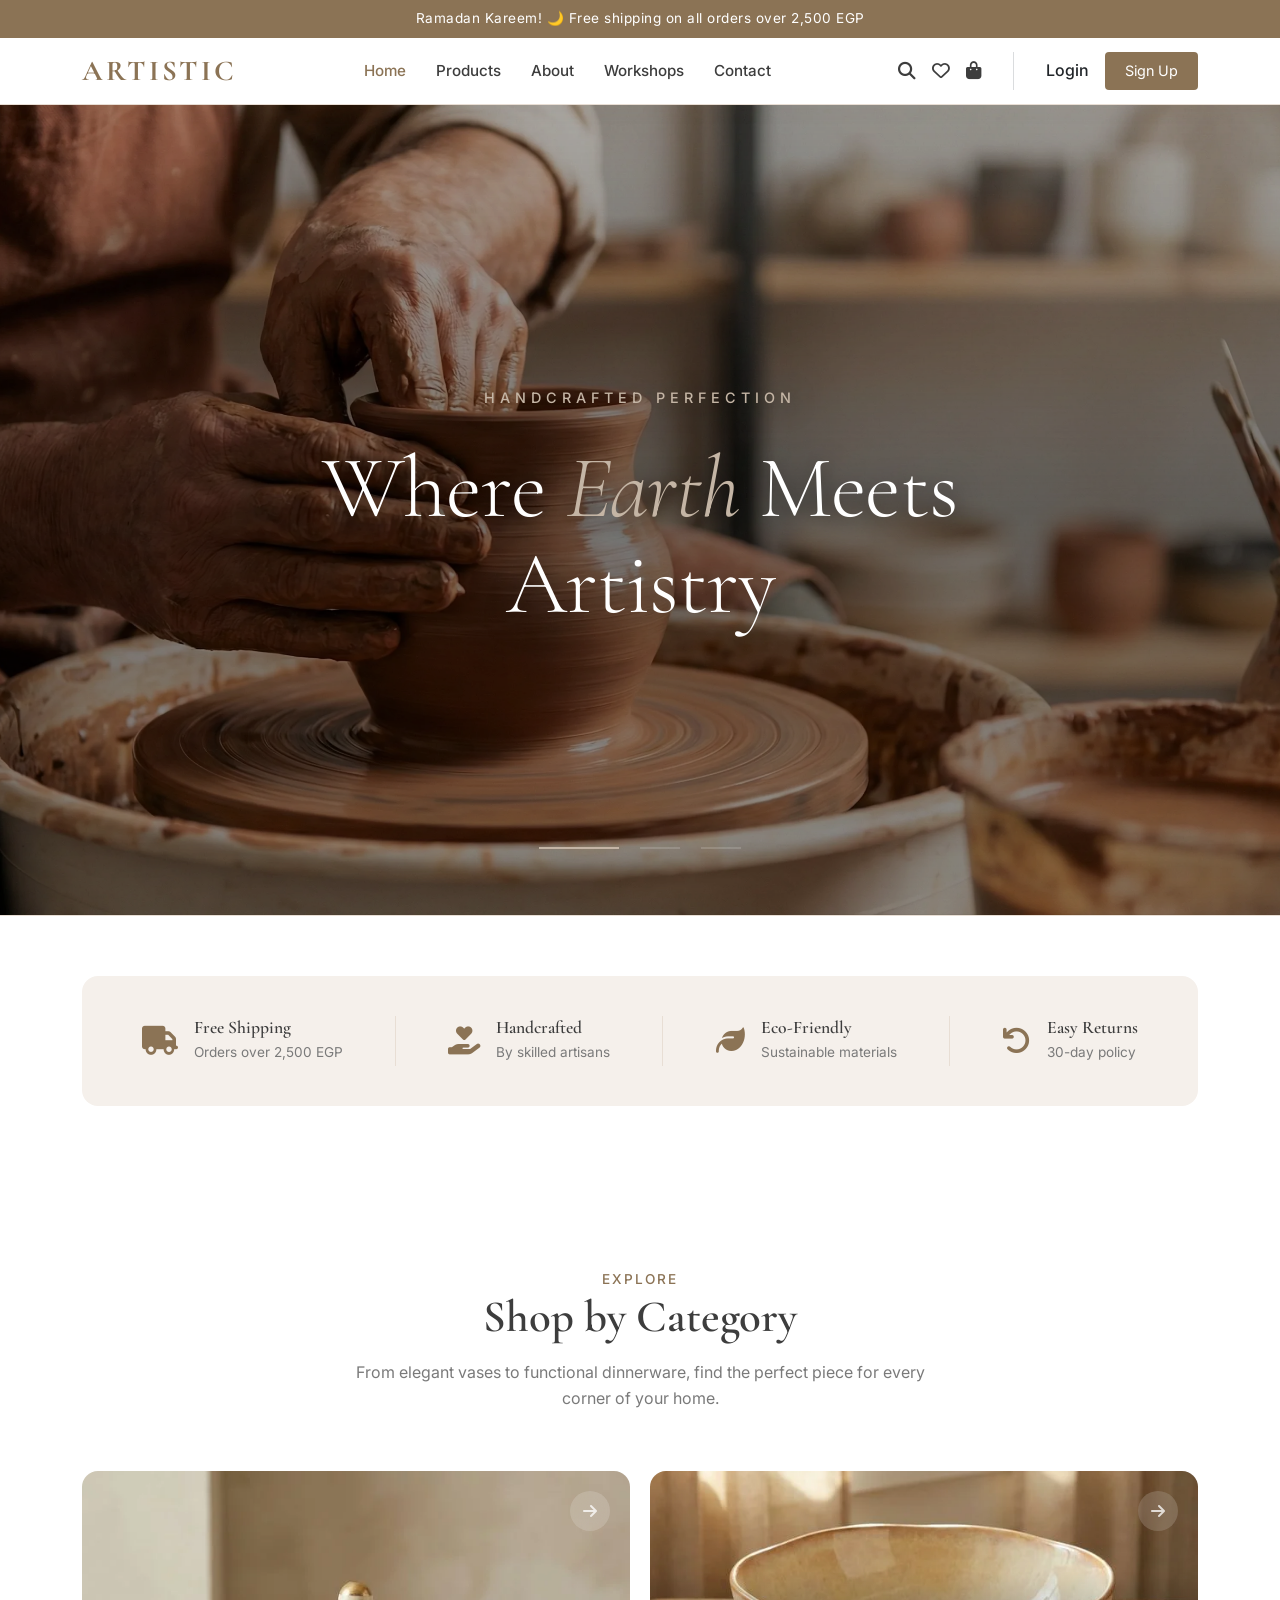
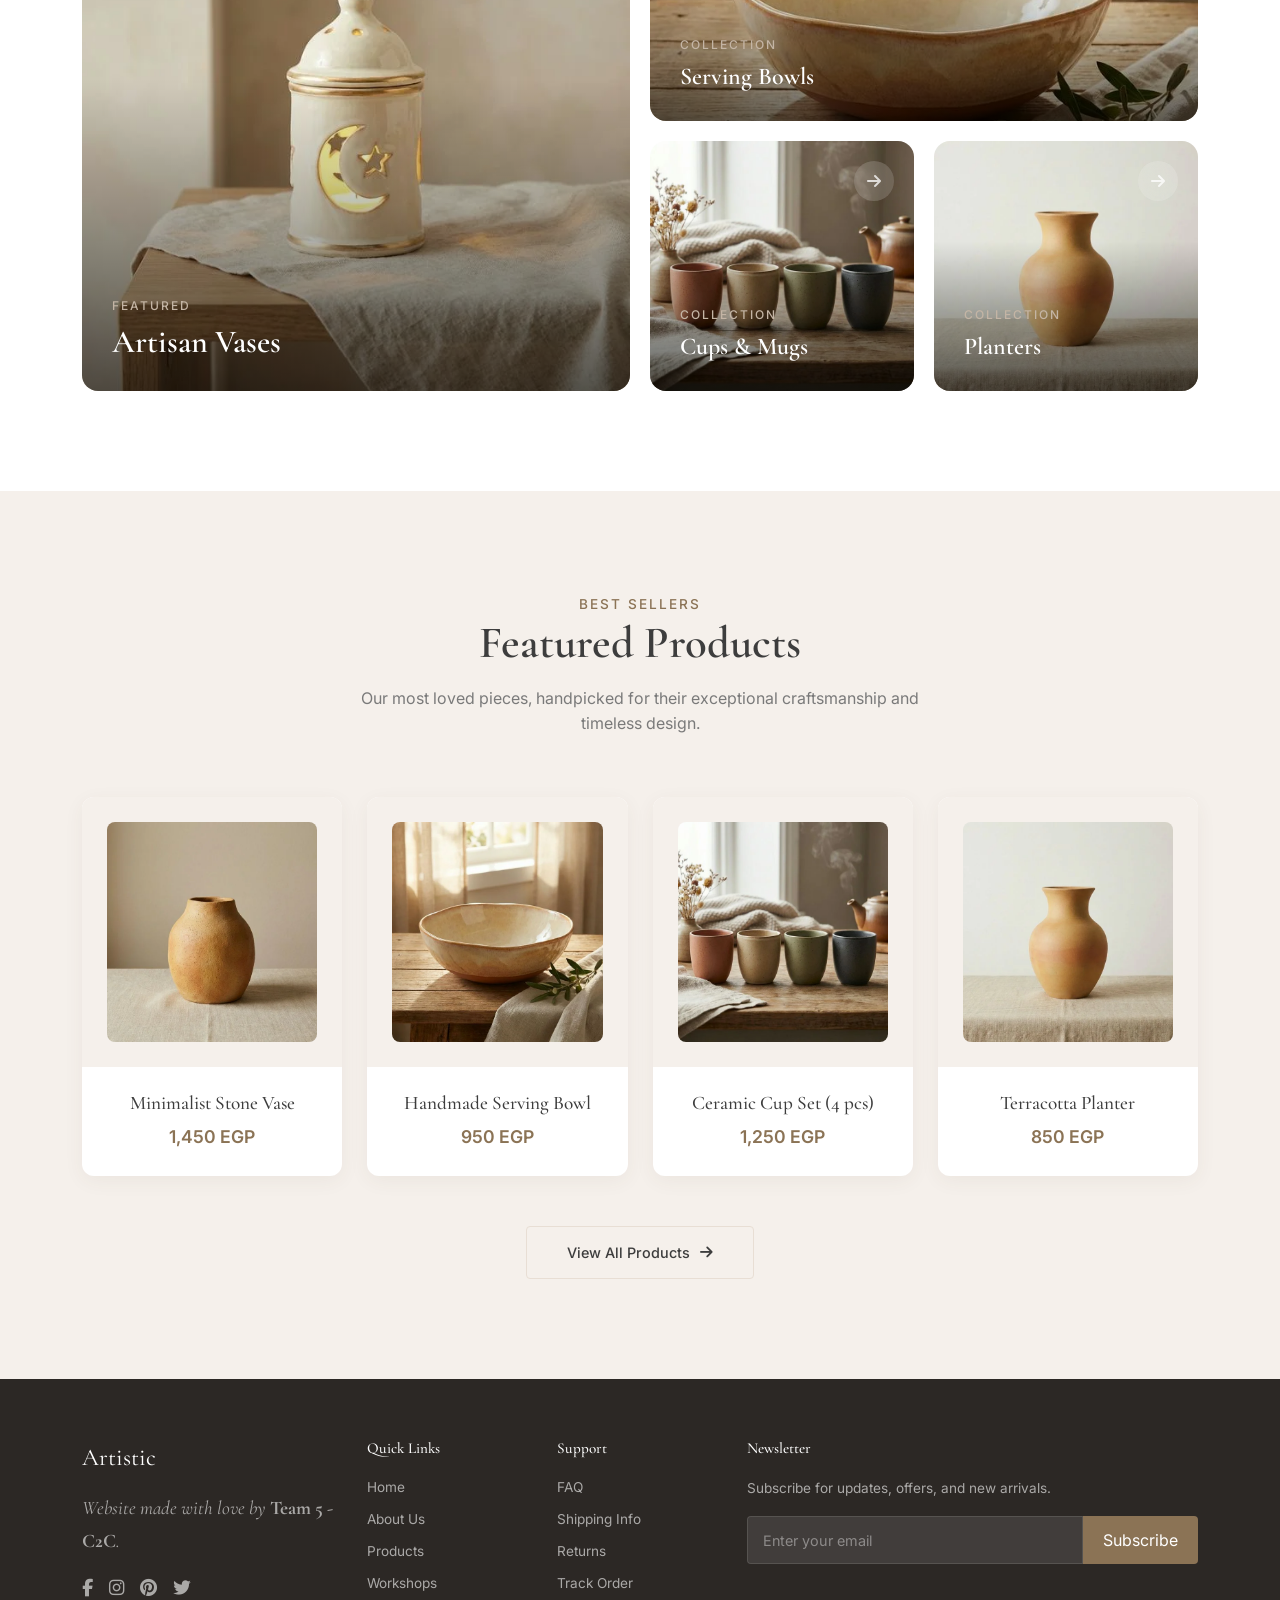
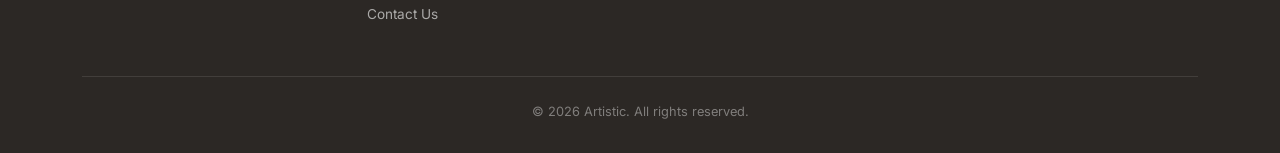
<file: index.html>
<!doctype html>
<html lang="en">
  <head>
    <meta charset="UTF-8" />
    <meta name="viewport" content="width=device-width, initial-scale=1.0" />
    <meta
      name="description"
      content="Artistic Home - Premium handcrafted ceramics made with love and tradition in Egypt"
    />
    <title>Artistic Home - Handcrafted Ceramics</title>

    <!-- Resource Hints -->
    <link rel="preconnect" href="https://fonts.googleapis.com" />
    <link rel="preconnect" href="https://fonts.gstatic.com" crossorigin />
    <link rel="preconnect" href="https://cdn.jsdelivr.net" />
    <link rel="preconnect" href="https://cdnjs.cloudflare.com" />

    <!-- Bootstrap 5.3 CSS -->
    <link
      href="https://cdn.jsdelivr.net/npm/bootstrap@5.3.3/dist/css/bootstrap.min.css"
      rel="stylesheet"
    />

    <!-- Font Awesome Icons -->
    <link
      rel="stylesheet"
      href="https://cdnjs.cloudflare.com/ajax/libs/font-awesome/6.5.1/css/all.min.css"
    />

    <!-- Google Fonts -->
    <link
      href="https://fonts.googleapis.com/css2?family=Cormorant+Garamond:wght@400;500;600;700&family=Inter:wght@300;400;500;600&display=swap"
      rel="stylesheet"
    />

    <!-- Main Styles (Artistic Palette) -->
    <link rel="stylesheet" href="css/styles.css" />

    <!-- Component CSS -->
    <link rel="stylesheet" href="css/components/navbar.css" />
    <link rel="stylesheet" href="css/components/footer.css" />
    <link rel="stylesheet" href="css/components/buttons.css" />
    <link rel="stylesheet" href="css/components/cards.css" />

    <!-- Page-Specific CSS -->
    <link rel="stylesheet" href="css/pages/home.css" />
  </head>
  <body>
    <!-- ========== TOP BAR (ANNOUNCEMENT) ========== -->
    <div class="top-bar">
      <div class="container text-center">
        <span
          >Ramadan Kareem! 🌙 Free shipping on all orders over 2,500 EGP</span
        >
      </div>
    </div>

    <!-- ========== NAVBAR ========== -->
    <nav class="navbar navbar-expand-lg navbar-custom sticky-top">
      <div class="container">
        <a class="navbar-brand" href="index.html"> Artistic </a>
        <button
          class="navbar-toggler"
          type="button"
          data-bs-toggle="collapse"
          data-bs-target="#navbarNav"
        >
          <span class="navbar-toggler-icon"></span>
        </button>
        <div class="collapse navbar-collapse" id="navbarNav">
          <ul class="navbar-nav mx-auto">
            <li class="nav-item">
              <a class="nav-link active" href="index.html">Home</a>
            </li>
            <li class="nav-item">
              <a class="nav-link" href="products.html">Products</a>
            </li>
            <li class="nav-item">
              <a class="nav-link" href="aboutus.html">About</a>
            </li>
            <li class="nav-item">
              <a class="nav-link" href="workshops.html">Workshops</a>
            </li>
            <li class="nav-item">
              <a class="nav-link" href="contact.html">Contact</a>
            </li>
          </ul>
          <div class="nav-icons d-flex align-items-center gap-3">
            <a href="#" class="nav-icon" aria-label="Search" title="Search"
              ><i class="fas fa-search"></i
            ></a>
            <a href="#" class="nav-icon" aria-label="Wishlist" title="Wishlist"
              ><i class="far fa-heart"></i
            ></a>
            <a href="#" class="nav-icon" aria-label="Cart" title="Cart"
              ><i class="fas fa-shopping-bag"></i
            ></a>

            <!-- Divider -->
            <div
              class="vr mx-3 text-secondary opacity-25 d-none d-lg-block"
            ></div>

            <!-- Auth Actions -->
            <div class="d-flex align-items-center gap-3">
              <a
                href="login.html"
                class="text-decoration-none text-dark fw-medium fs-sm hover-primary"
                >Login</a
              >
              <a href="login.html#signup" class="btn btn-signup">Sign Up</a>
            </div>
          </div>
        </div>
      </div>
    </nav>

    <!-- ========== FULL-WIDTH HERO SLIDER ========== -->
    <section class="hero-slider-section">
      <!-- Full-Width Slider (Now with Soft-Fade & Editorial Clean-up) -->
      <div
        id="heroCarousel"
        class="carousel slide carousel-fade"
        data-bs-ride="carousel"
        data-bs-pause="false"
      >
        <!-- Minimalist Indicators -->
        <div class="carousel-indicators editorial-indicators">
          <button
            type="button"
            data-bs-target="#heroCarousel"
            data-bs-slide-to="0"
            class="active"
            aria-current="true"
            aria-label="Slide 1"
          ></button>
          <button
            type="button"
            data-bs-target="#heroCarousel"
            data-bs-slide-to="1"
            aria-label="Slide 2"
          ></button>
          <button
            type="button"
            data-bs-target="#heroCarousel"
            data-bs-slide-to="2"
            aria-label="Slide 3"
          ></button>
        </div>

        <!-- Carousel Slides -->
        <div class="carousel-inner">
          <!-- Slide 1: Artisan Hands (Craftsmanship focus) -->
          <div class="carousel-item active" data-bs-interval="6000">
            <div
              class="hero-slide zoom-bg"
              style="
                background-image: url(&quot;images/home/slide-1.webp&quot;);
              "
            >
              <div class="hero-slide-overlay"></div>
              <div class="container">
                <div class="hero-slide-content text-center mx-auto">
                  <span class="hero-tagline">Handcrafted Perfection</span>
                  <h1 class="hero-title">
                    Where <span>Earth</span> Meets Artistry
                  </h1>
                </div>
              </div>
            </div>
          </div>

          <!-- Slide 2: Finished Vases (Product focus) -->
          <div class="carousel-item" data-bs-interval="6000">
            <div
              class="hero-slide zoom-bg"
              style="
                background-image: url(&quot;images/home/slide-2.webp&quot;);
              "
            >
              <div class="hero-slide-overlay"></div>
              <div class="container">
                <div class="hero-slide-content text-center mx-auto">
                  <span class="hero-tagline">Timeless Elegance</span>
                  <h1 class="hero-title">
                    Designed for <span>Mindful</span> Living
                  </h1>
                </div>
              </div>
            </div>
          </div>

          <!-- Slide 3: Table Setting (Lifestyle focus) -->
          <div class="carousel-item" data-bs-interval="6000">
            <div
              class="hero-slide zoom-bg"
              style="
                background-image: url(&quot;images/home/slide-3.webp&quot;);
              "
            >
              <div class="hero-slide-overlay"></div>
              <div class="container">
                <div class="hero-slide-content text-center mx-auto">
                  <span class="hero-tagline">Table & Home</span>
                  <h1 class="hero-title">Gather Around <span>Warmth</span></h1>
                </div>
              </div>
            </div>
          </div>
        </div>

        <!-- Carousel Controls Removed as per user request -->
      </div>
    </section>

    <!-- ========== WHY Artistic SECTION (New Trust Bar Design) ========== -->
    <section class="trust-section">
      <div class="container">
        <div class="trust-bar">
          <div class="trust-item">
            <i class="fas fa-truck"></i>
            <div class="trust-text">
              <h5>Free Shipping</h5>
              <p>Orders over 2,500 EGP</p>
            </div>
          </div>
          <div class="trust-divider"></div>
          <div class="trust-item">
            <i class="fas fa-hand-holding-heart"></i>
            <div class="trust-text">
              <h5>Handcrafted</h5>
              <p>By skilled artisans</p>
            </div>
          </div>
          <div class="trust-divider"></div>
          <div class="trust-item">
            <i class="fas fa-leaf"></i>
            <div class="trust-text">
              <h5>Eco-Friendly</h5>
              <p>Sustainable materials</p>
            </div>
          </div>
          <div class="trust-divider"></div>
          <div class="trust-item">
            <i class="fas fa-undo"></i>
            <div class="trust-text">
              <h5>Easy Returns</h5>
              <p>30-day policy</p>
            </div>
          </div>
        </div>
      </div>
    </section>

    <!-- ========== BENTO GRID (FEATURED CATEGORIES) ========== -->
    <section class="bento-section">
      <div class="container">
        <div class="section-header">
          <span class="section-subtitle">Explore</span>
          <h2 class="section-title">Shop by Category</h2>
          <p class="section-description">
            From elegant vases to functional dinnerware, find the perfect piece
            for every corner of your home.
          </p>
        </div>
        <div class="bento-grid">
          <!-- Main Featured Item - Artisan Vases (adjusted size) -->
          <a href="products.html" class="bento-item bento-main">
            <img
              src="images/products/ramadan-lantern.webp"
              alt="Vases Collection"
              loading="lazy"
            />
            <div class="bento-overlay">
              <span class="bento-category">Featured</span>
              <h3 class="bento-title">Artisan Vases</h3>
            </div>
            <div class="bento-arrow">
              <i class="fas fa-arrow-right"></i>
            </div>
          </a>
          <!-- Bowls -->
          <a href="products.html" class="bento-item">
            <img
              src="images/products/bowl/bowl-slide-1.webp"
              alt="Bowls Collection"
              loading="lazy"
            />
            <div class="bento-overlay">
              <span class="bento-category">Collection</span>
              <h3 class="bento-title">Serving Bowls</h3>
            </div>
            <div class="bento-arrow">
              <i class="fas fa-arrow-right"></i>
            </div>
          </a>
          <!-- Cups -->
          <a href="products.html" class="bento-item">
            <img
              src="images/products/Cup-set/cup-set-slide-1.webp"
              alt="Cups Collection"
              loading="lazy"
            />
            <div class="bento-overlay">
              <span class="bento-category">Collection</span>
              <h3 class="bento-title">Cups & Mugs</h3>
            </div>
            <div class="bento-arrow">
              <i class="fas fa-arrow-right"></i>
            </div>
          </a>
          <!-- Planters -->
          <a href="products.html" class="bento-item">
            <img
              src="images/products/planter/planter-slide-1.webp"
              alt="Planters Collection"
              loading="lazy"
            />
            <div class="bento-overlay">
              <span class="bento-category">Collection</span>
              <h3 class="bento-title">Planters</h3>
            </div>
            <div class="bento-arrow">
              <i class="fas fa-arrow-right"></i>
            </div>
          </a>
        </div>
      </div>
    </section>

    <!-- ========== FEATURED PRODUCTS ========== -->
    <section class="featured-section">
      <div class="container">
        <div class="section-header">
          <span class="section-subtitle">Best Sellers</span>
          <h2 class="section-title">Featured Products</h2>
          <p class="section-description">
            Our most loved pieces, handpicked for their exceptional
            craftsmanship and timeless design.
          </p>
        </div>
        <div class="products-grid">
          <!-- Product 1 -->
          <article class="product-card-home">
            <div class="product-image-wrapper">
              <img
                src="images/products/vase/vase-slide-1.webp"
                alt="Minimalist Stone Vase"
                class="product-image"
                loading="lazy"
              />
            </div>
            <div class="product-body">
              <h5 class="product-name">Minimalist Stone Vase</h5>
              <p class="product-price">1,450 EGP</p>
            </div>
          </article>
          <!-- Product 2 -->
          <article class="product-card-home">
            <div class="product-image-wrapper">
              <img
                src="images/products/bowl/bowl-slide-1.webp"
                alt="Handmade Serving Bowl"
                class="product-image"
                loading="lazy"
              />
            </div>
            <div class="product-body">
              <h5 class="product-name">Handmade Serving Bowl</h5>
              <p class="product-price">950 EGP</p>
            </div>
          </article>
          <!-- Product 3 -->
          <article class="product-card-home">
            <div class="product-image-wrapper">
              <img
                src="images/products/Cup-set/cup-set-slide-1.webp"
                alt="Ceramic Cup Set"
                class="product-image"
                loading="lazy"
              />
            </div>
            <div class="product-body">
              <h5 class="product-name">Ceramic Cup Set (4 pcs)</h5>
              <p class="product-price">1,250 EGP</p>
            </div>
          </article>
          <!-- Product 4 -->
          <article class="product-card-home">
            <div class="product-image-wrapper">
              <img
                src="images/products/planter/planter-slide-1.webp"
                alt="Terracotta Planter"
                class="product-image"
                loading="lazy"
              />
            </div>
            <div class="product-body">
              <h5 class="product-name">Terracotta Planter</h5>
              <p class="product-price">850 EGP</p>
            </div>
          </article>
        </div>
        <div class="view-all-wrapper">
          <a href="products.html" class="btn-view-all">
            View All Products <i class="fas fa-arrow-right"></i>
          </a>
        </div>
      </div>
    </section>

    <!-- ========== BACK TO TOP ========== -->
    <div class="back-to-top-container">
      <a href="#top" class="scroll-to-top">
        <i class="fas fa-chevron-up"></i>
      </a>
    </div>

    <!-- ========== FOOTER ========== -->
    <footer class="footer-artistic">
      <div class="container">
        <div class="row g-4">
          <!-- Brand -->
          <div class="col-lg-3 col-md-6">
            <div class="footer-brand">Artistic</div>
            <p class="footer-text footer-quote">
              Website made with love by
              <span class="footer-team-highlight">Team 5 - C2C</span>.
            </p>
            <div class="footer-social d-flex gap-3 mt-3">
              <a href="#" aria-label="Facebook"
                ><i class="fab fa-facebook-f"></i
              ></a>
              <a href="#" aria-label="Instagram"
                ><i class="fab fa-instagram"></i
              ></a>
              <a href="#" aria-label="Pinterest"
                ><i class="fab fa-pinterest"></i
              ></a>
              <a href="#" aria-label="Twitter"
                ><i class="fab fa-twitter"></i
              ></a>
            </div>
          </div>

          <!-- Quick Links -->
          <div class="col-lg-2 col-md-6">
            <h6 class="footer-title">Quick Links</h6>
            <a href="index.html" class="footer-link">Home</a>
            <a href="aboutus.html" class="footer-link">About Us</a>
            <a href="products.html" class="footer-link">Products</a>
            <a href="workshops.html" class="footer-link">Workshops</a>
            <a href="contact.html" class="footer-link">Contact Us</a>
          </div>

          <!-- Customer Service -->
          <div class="col-lg-2 col-md-6">
            <h6 class="footer-title">Support</h6>
            <a href="#" class="footer-link">FAQ</a>
            <a href="#" class="footer-link">Shipping Info</a>
            <a href="#" class="footer-link">Returns</a>
            <a href="#" class="footer-link">Track Order</a>
          </div>

          <!-- Newsletter -->
          <div class="col-lg-5 col-md-6">
            <h6 class="footer-title">Newsletter</h6>
            <p class="footer-text mb-3">
              Subscribe for updates, offers, and new arrivals.
            </p>
            <div class="d-flex">
              <input
                type="email"
                class="form-control newsletter-input"
                placeholder="Enter your email"
                aria-label="Email for newsletter"
              />
              <button class="btn btn-newsletter">Subscribe</button>
            </div>
          </div>
        </div>

        <!-- Copyright -->
        <div class="footer-bottom text-center">
          <p class="footer-copyright mb-0">
            &copy; 2026 Artistic. All rights reserved.
          </p>
        </div>
      </div>
    </footer>

    <!-- Bootstrap JS -->
    <script src="https://cdn.jsdelivr.net/npm/bootstrap@5.3.3/dist/js/bootstrap.bundle.min.js"></script>
  </body>
</html>
</file>
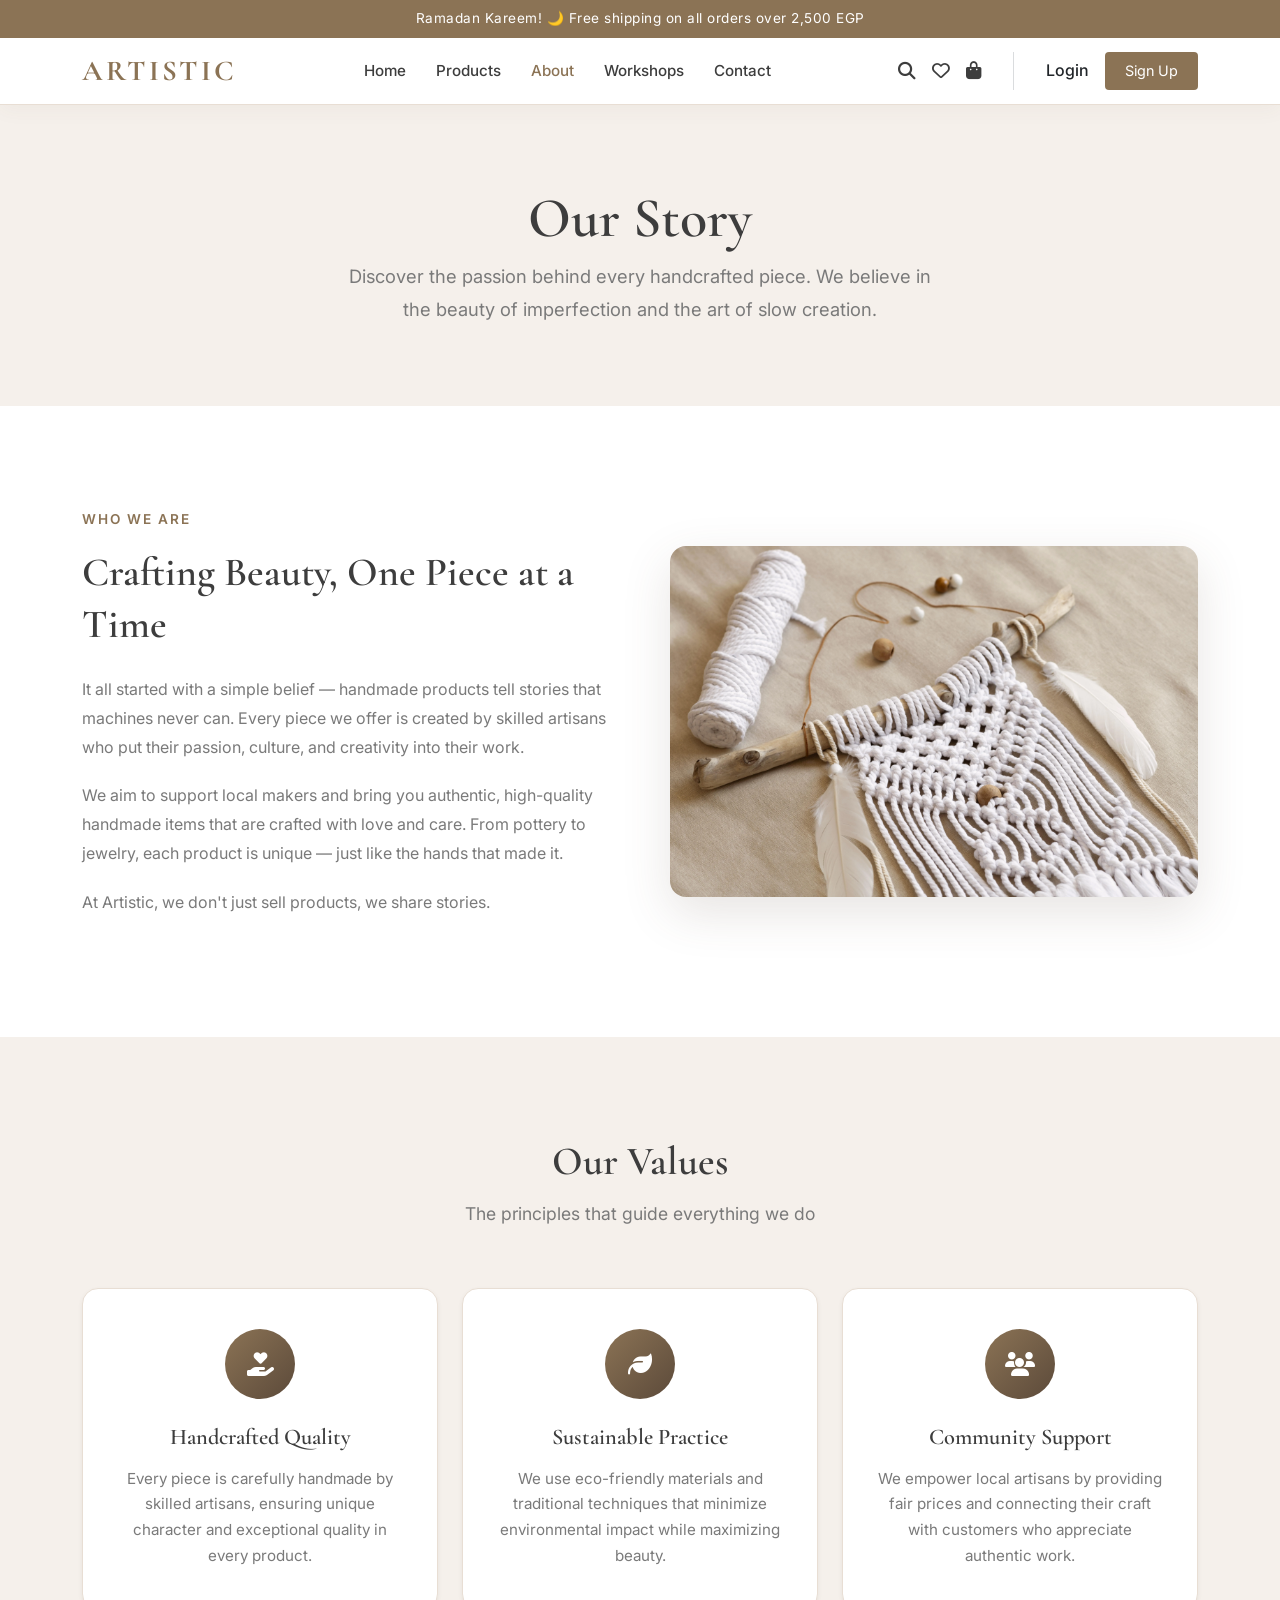
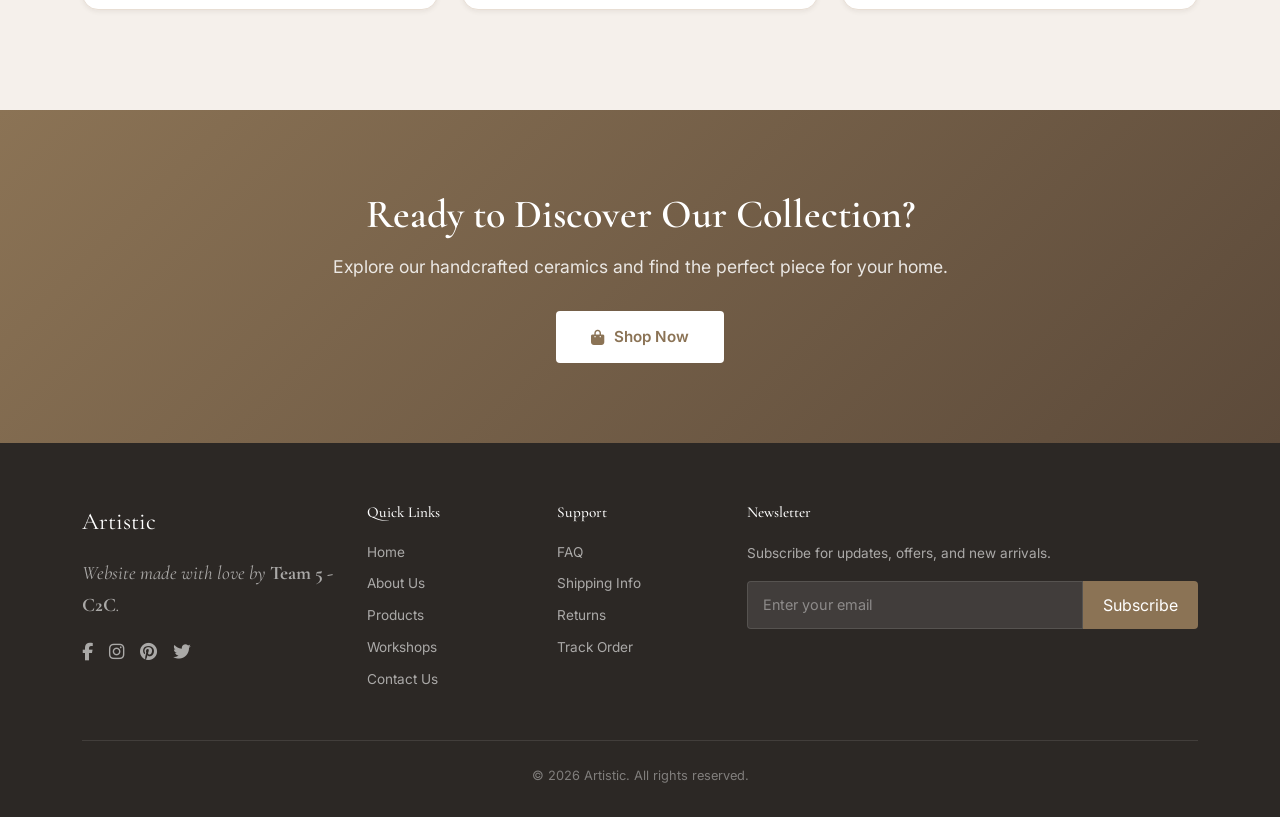
<file: aboutus.html>
<!DOCTYPE html>
<html lang="en">
<head>
    <meta charset="UTF-8">
    <meta name="viewport" content="width=device-width, initial-scale=1.0">
    <meta name="description" content="Artistic Home - Learn about our story and passion for handmade ceramics">
    <title>About Us - Artistic Home</title>
    
    <!-- Bootstrap 5.3 CSS -->
    <link href="https://cdn.jsdelivr.net/npm/bootstrap@5.3.3/dist/css/bootstrap.min.css" rel="stylesheet">
    
    <!-- Font Awesome Icons -->
    <link rel="stylesheet" href="https://cdnjs.cloudflare.com/ajax/libs/font-awesome/6.5.1/css/all.min.css">
    
    <!-- Google Fonts -->
    <link href="https://fonts.googleapis.com/css2?family=Cormorant+Garamond:wght@400;500;600;700&family=Inter:wght@300;400;500;600&display=swap" rel="stylesheet">
    
    <!-- Main Styles (Artistic Palette) -->
    <link rel="stylesheet" href="css/styles.css">
    
    <!-- Component CSS (Direct Links) -->
    <link rel="stylesheet" href="css/components/navbar.css">
    <link rel="stylesheet" href="css/components/footer.css">
    <link rel="stylesheet" href="css/components/buttons.css">
    
    <!-- Page-Specific CSS -->
    <link rel="stylesheet" href="css/pages/aboutus.css">
</head>
<body>

    <!-- ========== TOP BAR (ANNOUNCEMENT) ========== -->
    <div class="top-bar">
        <div class="container text-center">
            <span>Ramadan Kareem! 🌙 Free shipping on all orders over 2,500 EGP</span>
        </div>
    </div>

    <!-- ========== NAVBAR ========== -->
    <nav class="navbar navbar-expand-lg navbar-custom sticky-top">
        <div class="container">
            <a class="navbar-brand" href="index.html">
                Artistic
            </a>
            <button class="navbar-toggler" type="button" data-bs-toggle="collapse" data-bs-target="#navbarNav">
                <span class="navbar-toggler-icon"></span>
            </button>
            <div class="collapse navbar-collapse" id="navbarNav">
                <ul class="navbar-nav mx-auto">
                    <li class="nav-item">
                        <a class="nav-link" href="index.html">Home</a>
                    </li>
                    <li class="nav-item">
                        <a class="nav-link" href="products.html">Products</a>
                    </li>
                    <li class="nav-item">
                        <a class="nav-link active" href="aboutus.html">About</a>
                    </li>
                    <li class="nav-item">
                        <a class="nav-link" href="workshops.html">Workshops</a>
                    </li>
                    <li class="nav-item">
                        <a class="nav-link" href="contact.html">Contact</a>
                    </li>
                </ul>
                <div class="nav-icons d-flex align-items-center gap-3">
                    <a href="#" class="nav-icon" aria-label="Search" title="Search"><i class="fas fa-search"></i></a>
                    <a href="#" class="nav-icon" aria-label="Wishlist" title="Wishlist"><i class="far fa-heart"></i></a>
                    <a href="#" class="nav-icon" aria-label="Cart" title="Cart"><i class="fas fa-shopping-bag"></i></a>
                    
                    <!-- Divider -->
                    <div class="vr mx-3 text-secondary opacity-25 d-none d-lg-block"></div>
                    
                    <!-- Auth Actions -->
                    <div class="d-flex align-items-center gap-3">
                        <a href="login.html" class="text-decoration-none text-dark fw-medium fs-sm hover-primary">Login</a>
                        <a href="login.html#signup" class="btn btn-signup">Sign Up</a>
                    </div>
                </div>
            </div>
        </div>
    </nav>

    <!-- ========== HERO SECTION ========== -->
    <section class="about-hero">
        <h1>Our Story</h1>
            <p>Discover the passion behind every handcrafted piece. We believe in the beauty of imperfection and the art of slow creation.</p>
    </section>

    <!-- ========== STORY SECTION ========== -->
    <section class="story-section">
        <div class="container">
            <div class="story-content">
                <div class="story-text">
                    <span class="subtitle">Who We Are</span>
                    <h2>Crafting Beauty, One Piece at a Time</h2>
                    <p>It all started with a simple belief — handmade products tell stories that machines never can. Every piece we offer is created by skilled artisans who put their passion, culture, and creativity into their work.</p>
                    <p>We aim to support local makers and bring you authentic, high-quality handmade items that are crafted with love and care. From pottery to jewelry, each product is unique — just like the hands that made it.</p>
                    <p>At Artistic, we don't just sell products, we share stories.</p>
                </div>
                <div class="story-image">
                    <img src="images/aboutus/about us photo.webp" alt="Our Story - Handmade Ceramics">
                </div>
            </div>
        </div>
    </section>

    <!-- ========== VALUES SECTION ========== -->
    <section class="values-section">
        <div class="container">
            <div class="section-header">
                <h2>Our Values</h2>
                <p>The principles that guide everything we do</p>
            </div>
            <div class="row g-4">
                <div class="col-md-4">
                    <div class="value-card">
                        <div class="value-icon">
                            <i class="fas fa-hand-holding-heart"></i>
                        </div>
                        <h4>Handcrafted Quality</h4>
                        <p>Every piece is carefully handmade by skilled artisans, ensuring unique character and exceptional quality in every product.</p>
                    </div>
                </div>
                <div class="col-md-4">
                    <div class="value-card">
                        <div class="value-icon">
                            <i class="fas fa-leaf"></i>
                        </div>
                        <h4>Sustainable Practice</h4>
                        <p>We use eco-friendly materials and traditional techniques that minimize environmental impact while maximizing beauty.</p>
                    </div>
                </div>
                <div class="col-md-4">
                    <div class="value-card">
                        <div class="value-icon">
                            <i class="fas fa-users"></i>
                        </div>
                        <h4>Community Support</h4>
                        <p>We empower local artisans by providing fair prices and connecting their craft with customers who appreciate authentic work.</p>
                    </div>
                </div>
            </div>
        </div>
    </section>

    <!-- ========== CTA SECTION ========== -->
    <section class="cta-section">
        <div class="container">
            <h2>Ready to Discover Our Collection?</h2>
            <p>Explore our handcrafted ceramics and find the perfect piece for your home.</p>
            <a href="products.html" class="btn-cta">
                <i class="fas fa-shopping-bag"></i>Shop Now
            </a>
        </div>
    </section>

    <!-- ========== BACK TO TOP ========== -->
    <div class="back-to-top-container">
        <a href="#top" class="scroll-to-top">
            <i class="fas fa-chevron-up"></i>
        </a>
    </div>


    <!-- ========== FOOTER ========== -->
    <footer class="footer-artistic">
        <div class="container">
            <div class="row g-4">
                <!-- Brand -->
                <div class="col-lg-3 col-md-6">
                <div class="footer-brand">
                        Artistic
                    </div>
                    <p class="footer-text footer-quote">
                        Website made with love by <span class="footer-team-highlight">Team 5 - C2C</span>.
                    </p>
                    <div class="footer-social d-flex gap-3 mt-3">
                        <a href="#" aria-label="Facebook"><i class="fab fa-facebook-f"></i></a>
                        <a href="#" aria-label="Instagram"><i class="fab fa-instagram"></i></a>
                        <a href="#" aria-label="Pinterest"><i class="fab fa-pinterest"></i></a>
                        <a href="#" aria-label="Twitter"><i class="fab fa-twitter"></i></a>
                    </div>
                </div>

                <!-- Quick Links -->
                <div class="col-lg-2 col-md-6">
                    <h6 class="footer-title">Quick Links</h6>
                    <a href="index.html" class="footer-link">Home</a>
                    <a href="aboutus.html" class="footer-link">About Us</a>
                    <a href="products.html" class="footer-link">Products</a>
                    <a href="workshops.html" class="footer-link">Workshops</a>
                    <a href="contact.html" class="footer-link">Contact Us</a>
                </div>
                
                <!-- Customer Service -->
                <div class="col-lg-2 col-md-6">
                    <h6 class="footer-title">Support</h6>
                    <a href="#" class="footer-link">FAQ</a>
                    <a href="#" class="footer-link">Shipping Info</a>
                    <a href="#" class="footer-link">Returns</a>
                    <a href="#" class="footer-link">Track Order</a>
                </div>
                
                <!-- Newsletter -->
                <div class="col-lg-5 col-md-6">
                    <h6 class="footer-title">Newsletter</h6>
                    <p class="footer-text mb-3">Subscribe for updates, offers, and new arrivals.</p>
                    <div class="d-flex">
                        <input type="email" class="form-control newsletter-input" placeholder="Enter your email" aria-label="Email for newsletter">
                        <button class="btn btn-newsletter">Subscribe</button>
                    </div>
                </div>
            </div>
            
            <!-- Copyright -->
            <div class="footer-bottom text-center">
                <p class="footer-copyright mb-0">&copy; 2026 Artistic. All rights reserved.</p>
            </div>
        </div>
    </footer>


    <!-- Bootstrap JS -->
    <script src="https://cdn.jsdelivr.net/npm/bootstrap@5.3.3/dist/js/bootstrap.bundle.min.js"></script>

</body>
</html>
</file>
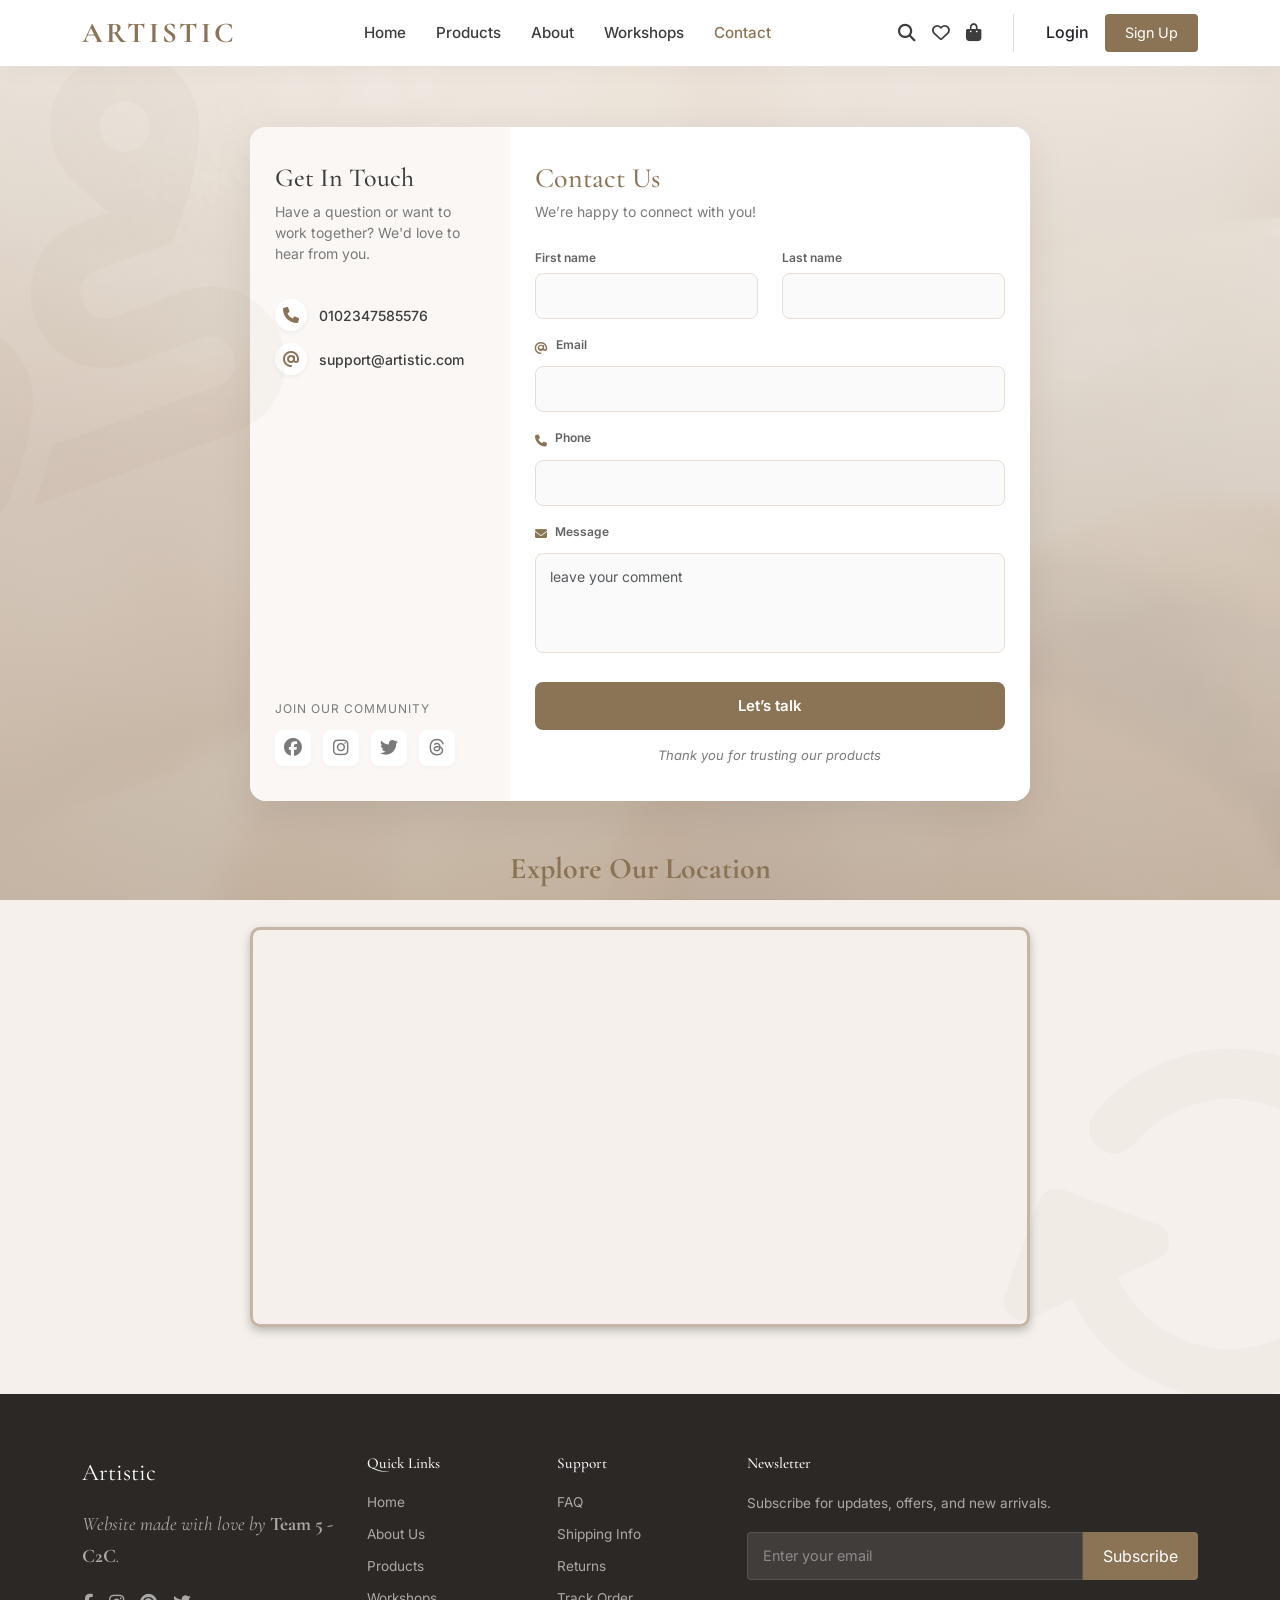
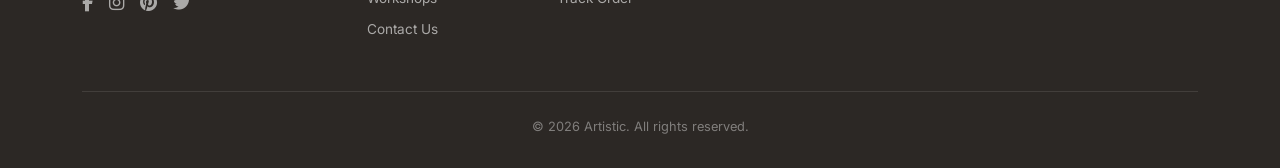
<file: contact.html>
<!DOCTYPE html>
<html lang="en">
<head>
    <meta charset="UTF-8">
    <meta name="viewport" content="width=device-width, initial-scale=1.0">
    <meta name="description" content="Contact Artistic - Get in touch with our team">
    <title>Contact Us - Artistic</title>
    
    <!-- Resource Hints -->
    <link rel="preconnect" href="https://fonts.googleapis.com">
    <link rel="preconnect" href="https://fonts.gstatic.com" crossorigin>
    
    <!-- Bootstrap 5.3 CSS -->
    <link href="https://cdn.jsdelivr.net/npm/bootstrap@5.3.3/dist/css/bootstrap.min.css" rel="stylesheet">
    
    <!-- Font Awesome Icons -->
    <link rel="stylesheet" href="https://cdnjs.cloudflare.com/ajax/libs/font-awesome/6.5.1/css/all.min.css">
    
    <!-- Google Fonts -->
    <link href="https://fonts.googleapis.com/css2?family=Cormorant+Garamond:wght@400;500;600;700&family=Inter:wght@300;400;500;600&display=swap" rel="stylesheet">
    
    <!-- Main Styles (Artistic Palette) -->
    <link rel="stylesheet" href="css/styles.css">
    
    <!-- Component CSS -->
    <link rel="stylesheet" href="css/components/navbar.css">
    <link rel="stylesheet" href="css/components/footer.css">
    <link rel="stylesheet" href="css/components/buttons.css">
    
    <!-- Page-Specific CSS -->
    <link rel="stylesheet" href="css/pages/contact.css">
</head>
<body id="top">

    <!-- ========== NAVBAR ========== -->
    <nav class="navbar navbar-expand-lg navbar-custom sticky-top">
        <div class="container">
            <a class="navbar-brand" href="index.html">
                Artistic
            </a>
            <button class="navbar-toggler" type="button" data-bs-toggle="collapse" data-bs-target="#navbarNav">
                <span class="navbar-toggler-icon"></span>
            </button>
            <div class="collapse navbar-collapse" id="navbarNav">
                <ul class="navbar-nav mx-auto">
                    <li class="nav-item">
                        <a class="nav-link" href="index.html">Home</a>
                    </li>
                    <li class="nav-item">
                        <a class="nav-link" href="products.html">Products</a>
                    </li>
                    <li class="nav-item">
                        <a class="nav-link" href="aboutus.html">About</a>
                    </li>
                    <li class="nav-item">
                        <a class="nav-link" href="workshops.html">Workshops</a>
                    </li>
                    <li class="nav-item">
                        <a class="nav-link active" href="contact.html">Contact</a>
                    </li>
                </ul>
                <div class="nav-icons d-flex align-items-center gap-3">
                    <a href="#" class="nav-icon" aria-label="Search" title="Search"><i class="fas fa-search"></i></a>
                    <a href="#" class="nav-icon" aria-label="Wishlist" title="Wishlist"><i class="far fa-heart"></i></a>
                    <a href="#" class="nav-icon" aria-label="Cart" title="Cart"><i class="fas fa-shopping-bag"></i></a>
                    
                    <!-- Divider -->
                    <div class="vr mx-3 text-secondary opacity-25 d-none d-lg-block"></div>
                    
                    <!-- Auth Actions -->
                    <div class="d-flex align-items-center gap-3">
                        <a href="login.html" class="text-decoration-none text-dark fw-medium fs-sm hover-primary">Login</a>
                        <a href="login.html#signup" class="btn btn-signup">Sign Up</a>
                    </div>
                </div>
            </div>
        </div>
    </nav>

    <!-- ========== MAIN CONTENT ========== -->
    <main class="contact-page-wrapper">
        <div class="contact-box container">
            <div class="contact-main-card">
                <div class="row g-0">
                    <!-- Left Column: Contact Info -->
                    <div class="col-lg-4 col-md-5 contact-info-col">
                        <div class="contact-info-content">
                            <h2>Get In Touch</h2>
                            <p>Have a question or want to work together? We'd love to hear from you.</p>
                            
                            <div class="contact-details">
                                <div class="info-row">
                                    <i class="fa-solid fa-phone"></i>
                                    <p>0102347585576</p>
                                </div>
                                <div class="info-row">
                                    <i class="fa-solid fa-at"></i>
                                    <p>support@artistic.com</p>
                                </div>
                            </div>
                            
                            <div class="social-follow">
                                <p>Join our community</p>
                                <div class="social-icons">
                                    <i class="fa-brands fa-facebook"></i>
                                    <i class="fa-brands fa-instagram"></i>
                                    <i class="fa-brands fa-twitter"></i>
                                    <i class="fa-brands fa-threads"></i>
                                </div>
                            </div>
                        </div>
                    </div>

                    <!-- Right Column: Contact Form -->
                    <div class="col-lg-8 col-md-7 contact-form-col">
                        <div class="contact-form-wrapper">
                            <h2>Contact Us</h2>
                            <p>We’re happy to connect with you!</p>
                            
                            <form action="">
                                <div class="row">
                                    <div class="col-md-6 mb-3">
                                        <div class="form-group fname">
                                            <p>First name</p>
                                            <input type="text" class="form-control">
                                        </div>
                                    </div>
                                    <div class="col-md-6 mb-3">
                                        <div class="form-group lname">
                                            <p>Last name</p>
                                            <input type="text" class="form-control">
                                        </div>
                                    </div>
                                </div>
                                
                                <div class="form-group email mb-3">
                                    <div class="label-box">
                                        <i class="fa-solid fa-at"></i>
                                        <p>Email</p>
                                    </div>
                                    <input type="email" class="form-control">
                                </div>
                                
                                <div class="form-group phone mb-3">
                                    <div class="label-box">
                                        <i class="fa-solid fa-phone"></i>
                                        <p>Phone</p>
                                    </div>
                                    <input type="tel" class="form-control">
                                </div>
                                
                                
                                
                                <div class="form-group message mb-4">
                                    <div class="label-box">
                                        <i class="fa-solid fa-envelope"></i>
                                        <p>Message</p>
                                    </div>
                                    <textarea class="form-control" placeholder="leave your comment"></textarea>
                                </div>
                                
                                <button type="submit" class="btn-submit">Let’s talk</button>
                                <span>Thank you for trusting our products</span>
                            </form>
                        </div>
                    </div>
                </div>
            </div>
        </div>

        <div class="map-container">
            <h2 class="location-heading">
                Explore Our Location
            </h2>
            <iframe
                src="https://www.google.com/maps/embed?pb=!1m18!1m12!1m3!1d55251.37451031098!2d31.258464350000004!3d30.059488450000003!2m3!1f0!2f0!3f0!3m2!1i1024!2i768!4f13.1!3m3!1m2!1s0x14583fa60b21beeb%3A0x79dfb296e8423bba!2z2KfZhNmC2KfZh9ix2KnYjCDZhdit2KfZgdi42Kkg2KfZhNmC2KfZh9ix2KnigKw!5e0!3m2!1sar!2seg!4v1770674735288!5m2!1sar!2seg"
                title="Our Location" 
                class="map-frame"
                allowfullscreen="" 
                loading="lazy" 
                referrerpolicy="no-referrer-when-downgrade">
            </iframe>
        </div>
    </main>

    <!-- ========== BACK TO TOP ========== -->
    <div class="back-to-top-container">
        <a href="#top" class="scroll-to-top">
            <i class="fas fa-chevron-up"></i>
        </a>
    </div>

    <!-- ========== FOOTER ========== -->
    <footer class="footer-artistic">
        <div class="container">
            <div class="row g-4">
                <!-- Brand -->
                <div class="col-lg-3 col-md-6">
                <div class="footer-brand">
                        Artistic
                    </div>
                    <p class="footer-text footer-quote">
                        Website made with love by <span class="footer-team-highlight">Team 5 - C2C</span>.
                    </p>
                    <div class="footer-social d-flex gap-3 mt-3">
                        <a href="#" aria-label="Facebook"><i class="fab fa-facebook-f"></i></a>
                        <a href="#" aria-label="Instagram"><i class="fab fa-instagram"></i></a>
                        <a href="#" aria-label="Pinterest"><i class="fab fa-pinterest"></i></a>
                        <a href="#" aria-label="Twitter"><i class="fab fa-twitter"></i></a>
                    </div>
                </div>

                <!-- Quick Links -->
                <div class="col-lg-2 col-md-6">
                    <h6 class="footer-title">Quick Links</h6>
                    <a href="index.html" class="footer-link">Home</a>
                    <a href="aboutus.html" class="footer-link">About Us</a>
                    <a href="products.html" class="footer-link">Products</a>
                    <a href="workshops.html" class="footer-link">Workshops</a>
                    <a href="contact.html" class="footer-link">Contact Us</a>
                </div>
                
                <!-- Customer Service -->
                <div class="col-lg-2 col-md-6">
                    <h6 class="footer-title">Support</h6>
                    <a href="#" class="footer-link">FAQ</a>
                    <a href="#" class="footer-link">Shipping Info</a>
                    <a href="#" class="footer-link">Returns</a>
                    <a href="#" class="footer-link">Track Order</a>
                </div>
                
                <!-- Newsletter -->
                <div class="col-lg-5 col-md-6">
                    <h6 class="footer-title">Newsletter</h6>
                    <p class="footer-text mb-3">Subscribe for updates, offers, and new arrivals.</p>
                    <div class="d-flex">
                        <input type="email" class="form-control newsletter-input" placeholder="Enter your email" aria-label="Email for newsletter">
                        <button class="btn btn-newsletter">Subscribe</button>
                    </div>
                </div>
            </div>
            
            <!-- Copyright -->
            <div class="footer-bottom text-center">
                <p class="footer-copyright mb-0">&copy; 2026 Artistic. All rights reserved.</p>
            </div>
        </div>
    </footer>

    <!-- Bootstrap JS -->
    <script src="https://cdn.jsdelivr.net/npm/bootstrap@5.3.3/dist/js/bootstrap.bundle.min.js"></script>

</body>
</html>
</file>
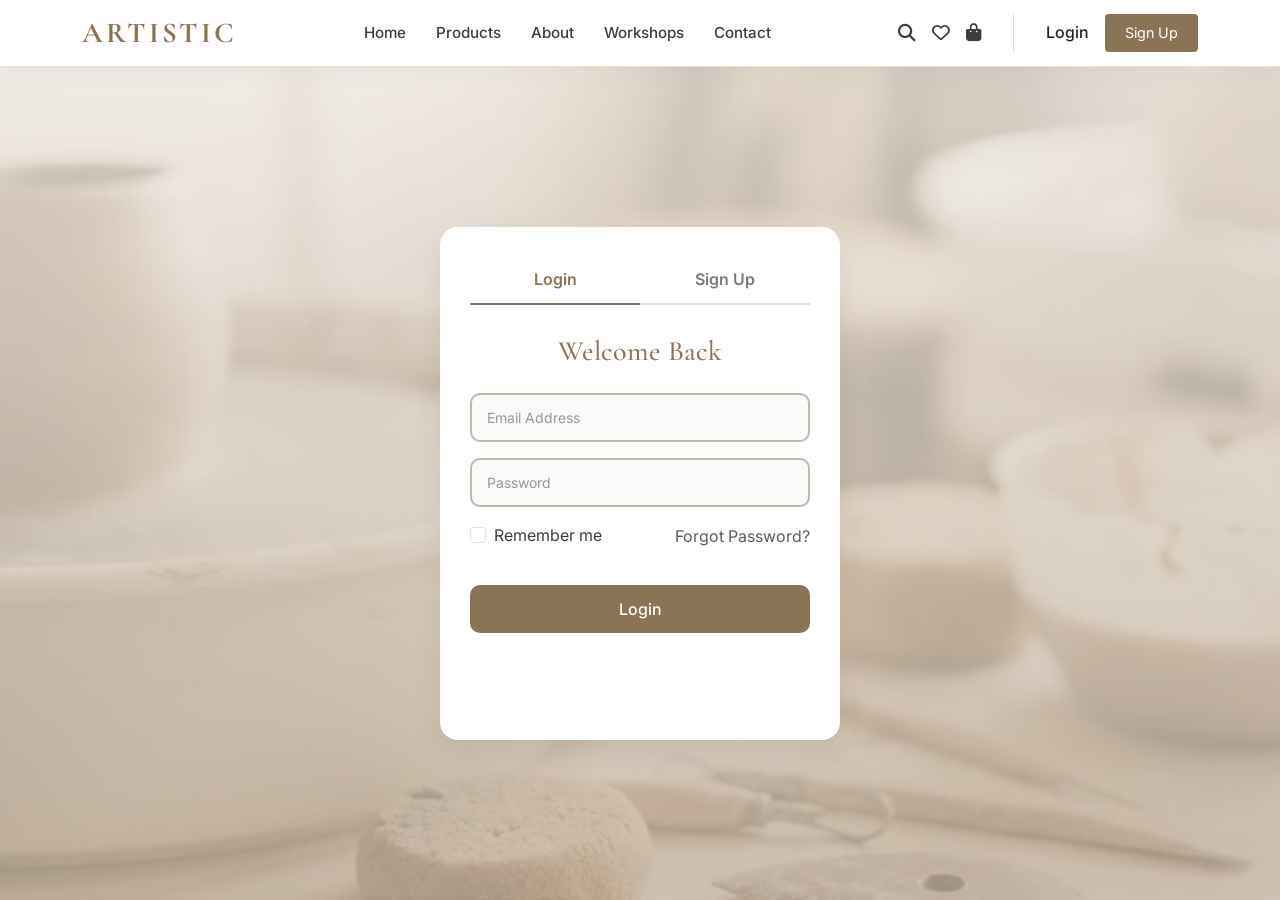
<file: login.html>
<!doctype html>
<html lang="en">
  <head>
    <meta charset="UTF-8" />
    <meta name="viewport" content="width=device-width, initial-scale=1.0" />
    <title>Login | Artistic</title>

    <!-- Bootstrap 5.3 CSS -->
    <link
      href="https://cdn.jsdelivr.net/npm/bootstrap@5.3.3/dist/css/bootstrap.min.css"
      rel="stylesheet"
    />

    <!-- Font Awesome Icons -->
    <link
      rel="stylesheet"
      href="https://cdnjs.cloudflare.com/ajax/libs/font-awesome/6.5.1/css/all.min.css"
    />

    <!-- Google Fonts -->
    <link
      href="https://fonts.googleapis.com/css2?family=Cormorant+Garamond:wght@400;500;600;700&family=Inter:wght@300;400;500;600&display=swap"
      rel="stylesheet"
    />

    <!-- Main Styles (Artistic Palette) -->
    <link rel="stylesheet" href="css/styles.css" />

    <!-- Component CSS -->
    <link rel="stylesheet" href="css/components/navbar.css" />
    <link rel="stylesheet" href="css/components/buttons.css" />

    <link rel="stylesheet" href="css/pages/login.css" />
  </head>
  <body>
    <!-- ========== NAVBAR ========== -->
    <nav class="navbar navbar-expand-lg navbar-custom sticky-top">
      <div class="container">
        <a class="navbar-brand" href="index.html"> Artistic </a>
        <button
          class="navbar-toggler"
          type="button"
          data-bs-toggle="collapse"
          data-bs-target="#navbarNav"
        >
          <span class="navbar-toggler-icon"></span>
        </button>
        <div class="collapse navbar-collapse" id="navbarNav">
          <ul class="navbar-nav mx-auto">
            <li class="nav-item">
              <a class="nav-link" href="index.html">Home</a>
            </li>
            <li class="nav-item">
              <a class="nav-link" href="products.html">Products</a>
            </li>
            <li class="nav-item">
              <a class="nav-link" href="aboutus.html">About</a>
            </li>
            <li class="nav-item">
              <a class="nav-link" href="workshops.html">Workshops</a>
            </li>
            <li class="nav-item">
              <a class="nav-link" href="contact.html">Contact</a>
            </li>
          </ul>
          <div class="nav-icons d-flex align-items-center gap-3">
            <a href="#" class="nav-icon" aria-label="Search" title="Search"
              ><i class="fas fa-search"></i
            ></a>
            <a href="#" class="nav-icon" aria-label="Wishlist" title="Wishlist"
              ><i class="far fa-heart"></i
            ></a>
            <a href="#" class="nav-icon" aria-label="Cart" title="Cart"
              ><i class="fas fa-shopping-bag"></i
            ></a>

            <!-- Divider -->
            <div
              class="vr mx-3 text-secondary opacity-25 d-none d-lg-block"
            ></div>

            <!-- Auth Actions -->
            <div class="d-flex align-items-center gap-3">
              <a
                href="login.html"
                class="text-decoration-none text-dark fw-medium fs-sm hover-primary active"
                >Login</a
              >
              <a href="login.html#signup" class="btn btn-signup">Sign Up</a>
            </div>
          </div>
        </div>
      </div>
    </nav>

    <section
      class="auth-section d-flex justify-content-center align-items-center"
    >
      <div class="container">
        <div class="auth-card-wrapper mx-auto">
          <div class="auth-card">
            <input type="radio" name="auth" id="login" />
            <input type="radio" name="auth" id="signup" />

            <div class="auth-tabs">
              <label for="login">Login</label>
              <label for="signup">Sign Up</label>
            </div>

            <div class="forms">
              <form class="login-form">
                <h3>Welcome Back</h3>
                <div class="form-group mb-3">
                  <input
                    type="email"
                    class="form-control"
                    placeholder="Email Address"
                    required
                  />
                </div>
                <div class="form-group mb-3">
                  <input
                    type="password"
                    class="form-control"
                    placeholder="Password"
                    required
                  />
                </div>
                <div
                  class="d-flex justify-content-between align-items-center mb-4"
                >
                  <div class="form-check">
                    <input
                      class="form-check-input"
                      type="checkbox"
                      id="rememberMe"
                    />
                    <label class="form-check-label fs-sm" for="rememberMe"
                      >Remember me</label
                    >
                  </div>
                  <a
                    href="#"
                    class="fs-sm text-decoration-none text-muted hover-primary"
                    data-bs-toggle="modal"
                    data-bs-target="#forgotPasswordModal"
                    >Forgot Password?</a
                  >
                </div>
                <button type="submit" class="btn btn-auth">Login</button>
              </form>

              <form class="signup-form">
                <h3>Create Account</h3>
                <div class="form-group mb-3">
                  <input
                    type="text"
                    class="form-control"
                    placeholder="Full Name"
                    required
                  />
                </div>
                <div class="form-group mb-3">
                  <input
                    type="email"
                    class="form-control"
                    placeholder="Email Address"
                    required
                  />
                </div>
                <div class="form-group mb-3">
                  <input
                    type="password"
                    class="form-control"
                    placeholder="Password"
                    required
                  />
                </div>
                <div class="text-center mb-3">
                  <label
                    for="login"
                    class="text-secondary fs-sm switch-auth-label"
                    >Already have an account?
                    <span class="text-dark fw-medium">Login</span></label
                  >
                </div>
                <button type="submit" class="btn btn-auth">
                  Create Account
                </button>
              </form>
            </div>
          </div>
        </div>
      </div>
    </section>

    <!-- Forgot Password Modal -->
    <div
      class="modal fade"
      id="forgotPasswordModal"
      tabindex="-1"
      aria-hidden="true"
    >
      <div class="modal-dialog modal-dialog-centered">
        <div
          class="modal-content"
          style="border-radius: 18px; border: none; overflow: hidden"
        >
          <div class="modal-header border-0 pb-0">
            <h5
              class="modal-title fw-bold font-heading"
              style="color: var(--primary-color)"
            >
              Reset Password
            </h5>
            <button
              type="button"
              class="btn-close"
              data-bs-dismiss="modal"
              aria-label="Close"
            ></button>
          </div>
          <div class="modal-body pt-2 pb-4 px-4">
            <p class="text-muted fs-sm mb-4">
              Enter your email address and we'll send you a link to reset your
              password.
            </p>
            <form>
              <div class="mb-3">
                <input
                  type="email"
                  class="form-control"
                  placeholder="Email Address"
                  required
                />
              </div>
              <button type="submit" class="btn btn-auth">
                Send Reset Link
              </button>
            </form>
          </div>
        </div>
      </div>
    </div>

    <!-- Bootstrap JS -->
    <script src="https://cdn.jsdelivr.net/npm/bootstrap@5.3.3/dist/js/bootstrap.bundle.min.js"></script>
  </body>
</html>
</file>
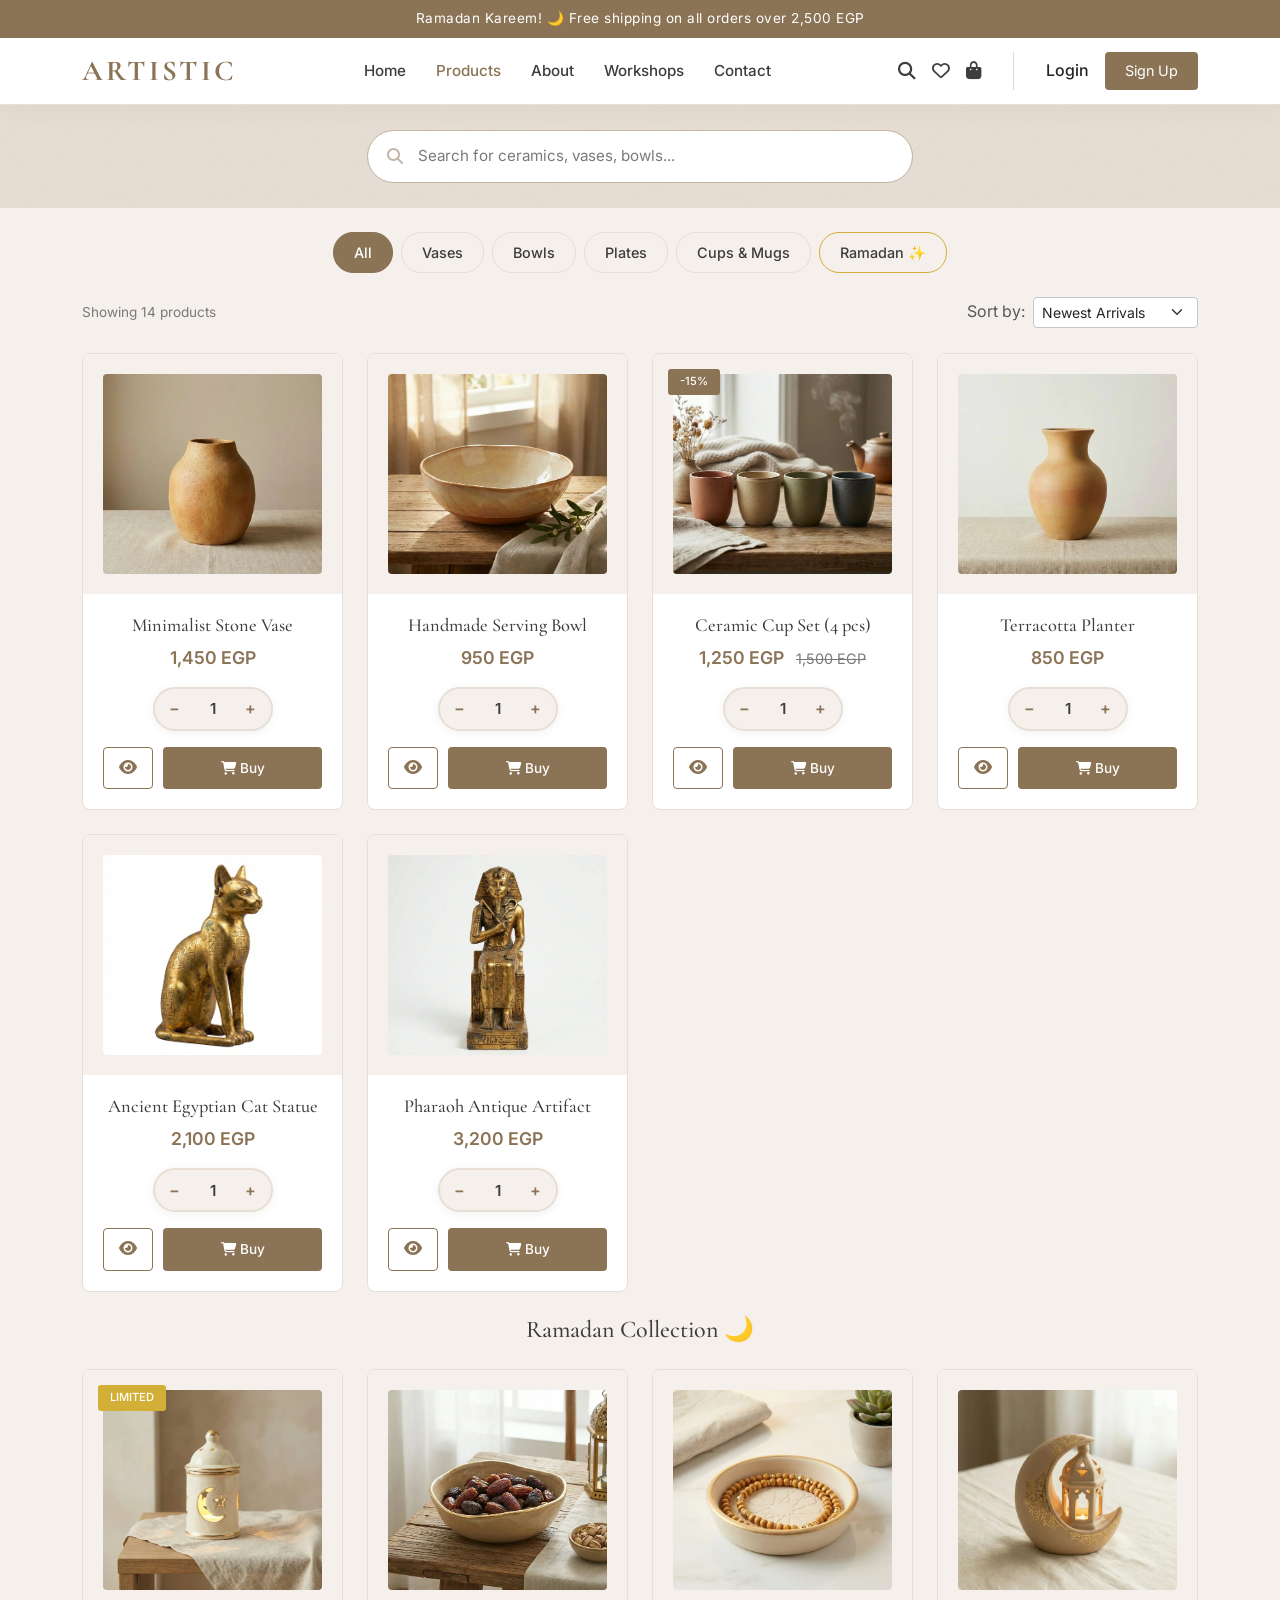
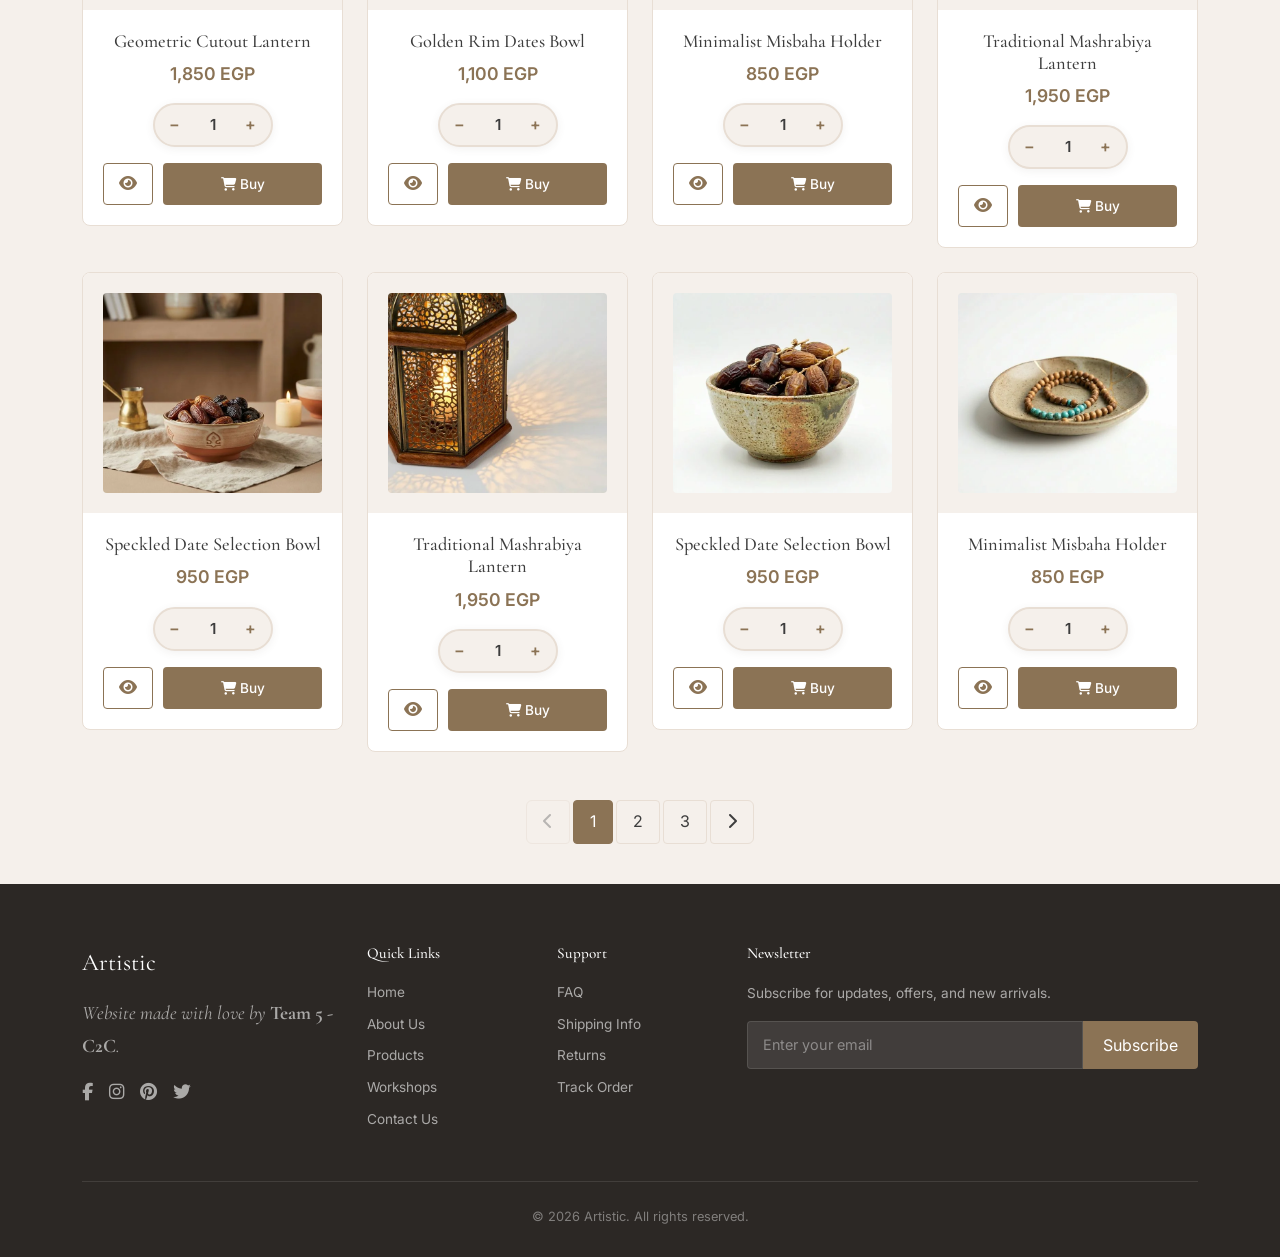
<file: products.html>
<!DOCTYPE html>
<html lang="en">
<head>
    <meta charset="UTF-8">
    <meta name="viewport" content="width=device-width, initial-scale=1.0">
    <meta name="description" content="Artistic - Browse our ceramic collection">
    <title>Products - Artistic</title>
    
    <!-- Resource Hints -->
    <link rel="preconnect" href="https://fonts.googleapis.com">
    <link rel="preconnect" href="https://fonts.gstatic.com" crossorigin>
    <link rel="preconnect" href="https://cdn.jsdelivr.net">
    <link rel="preconnect" href="https://cdnjs.cloudflare.com">

    <!-- Bootstrap 5.3 CSS -->
    <link href="https://cdn.jsdelivr.net/npm/bootstrap@5.3.3/dist/css/bootstrap.min.css" rel="stylesheet">
    
    <!-- Font Awesome Icons -->
    <link rel="stylesheet" href="https://cdnjs.cloudflare.com/ajax/libs/font-awesome/6.5.1/css/all.min.css">
    
    <!-- Google Fonts -->
    <link href="https://fonts.googleapis.com/css2?family=Cormorant+Garamond:wght@400;500;600;700&family=Inter:wght@300;400;500;600&display=swap" rel="stylesheet">
    
    <!-- Main Styles (Artistic Palette) -->
    <link rel="stylesheet" href="css/styles.css">
    
    <!-- Component CSS (Direct Links) -->
    <link rel="stylesheet" href="css/components/navbar.css">
    <link rel="stylesheet" href="css/components/footer.css">
    <link rel="stylesheet" href="css/components/buttons.css">
    <link rel="stylesheet" href="css/components/cards.css">
    <link rel="stylesheet" href="css/components/forms.css">
    <link rel="stylesheet" href="css/components/modals.css">
    
    <!-- Page-Specific CSS -->
    <link rel="stylesheet" href="css/pages/products.css">
    
</head>
<body id="top">

    <!-- ========== TOP BAR (ANNOUNCEMENT) ========== -->
    <div class="top-bar">
        <div class="container text-center">
            <span>Ramadan Kareem! 🌙 Free shipping on all orders over 2,500 EGP</span>
        </div>
    </div>

    <!-- ========== NAVBAR ========== -->
    <nav class="navbar navbar-expand-lg navbar-custom sticky-top">
        <div class="container">
            <a class="navbar-brand" href="index.html">
                Artistic
            </a>
            <button class="navbar-toggler" type="button" data-bs-toggle="collapse" data-bs-target="#navbarNav">
                <span class="navbar-toggler-icon"></span>
            </button>
            <div class="collapse navbar-collapse" id="navbarNav">
                <ul class="navbar-nav mx-auto">
                    <li class="nav-item">
                        <a class="nav-link" href="index.html">Home</a>
                    </li>
                    <li class="nav-item">
                        <a class="nav-link active" href="products.html">Products</a>
                    </li>
                    <li class="nav-item">
                        <a class="nav-link" href="aboutus.html">About</a>
                    </li>
                    <li class="nav-item">
                        <a class="nav-link" href="workshops.html">Workshops</a>
                    </li>
                    <li class="nav-item">
                        <a class="nav-link" href="contact.html">Contact</a>
                    </li>
                </ul>
                <div class="nav-icons d-flex align-items-center gap-3">
                    <a href="#" class="nav-icon" aria-label="Search" title="Search"><i class="fas fa-search"></i></a>
                    <a href="#" class="nav-icon" aria-label="Wishlist" title="Wishlist"><i class="far fa-heart"></i></a>
                    <a href="#" class="nav-icon" aria-label="Cart" title="Cart"><i class="fas fa-shopping-bag"></i></a>
                    
                    <!-- Divider -->
                    <div class="vr mx-3 text-secondary opacity-25 d-none d-lg-block"></div>
                    
                    <!-- Auth Actions -->
                    <div class="d-flex align-items-center gap-3">
                        <a href="login.html" class="text-decoration-none text-dark fw-medium fs-sm hover-primary">Login</a>
                        <a href="login.html#signup" class="btn btn-signup">Sign Up</a>
                    </div>
                </div>
            </div>
        </div>
    </nav>

    <!-- ========== SEARCH SECTION ========== -->
    <section class="search-section">
        <div class="container">
            <div class="row justify-content-center">
                <div class="col-lg-6">
                    <div class="position-relative">
                        <i class="fas fa-search search-icon"></i>
                        <input type="text" class="form-control search-input" placeholder="Search for ceramics, vases, bowls..." aria-label="Search products">
                    </div>
                </div>
            </div>
        </div>
    </section>

    <!-- ========== MAIN CONTENT ========== -->
    <main class="py-4">
        <div class="container">
            

            <div class="row">
                
                <!-- Products Grid (Full Width) -->
                <section class="col-12">
                    
                    <!-- Category Tabs -->
                    <ul class="nav nav-pills category-tabs d-flex flex-wrap gap-2 justify-content-center mb-4 list-unstyled" role="tablist">
                        <li class="nav-item">
                            <button class="nav-link active" data-category="all">All</button>
                        </li>
                        <li class="nav-item">
                            <button class="nav-link" data-category="vases">Vases</button>
                        </li>
                        <li class="nav-item">
                            <button class="nav-link" data-category="bowls">Bowls</button>
                        </li>
                        <li class="nav-item">
                            <button class="nav-link" data-category="plates">Plates</button>
                        </li>
                        <li class="nav-item">
                            <button class="nav-link" data-category="cups">Cups & Mugs</button>
                        </li>
                        <li class="nav-item">
                            <button class="nav-link ramadan-tab" data-category="ramadan">Ramadan ✨</button>
                        </li>
                    </ul>
                    
                    <!-- Header -->
                    <div class="products-header d-flex justify-content-between align-items-center flex-wrap gap-3">
                        <div>
                            <small class="results-count">Showing 14 products</small>
                        </div>
                        <div class="d-flex align-items-center gap-2">
                            <label for="sortSelect" class="text-muted fs-sm mb-0 d-none d-md-block">Sort by:</label>
                            <select class="form-select form-select-sm border-secondary-subtle sort-select" id="sortSelect">
                                <option selected>Newest Arrivals</option>
                                <option>Price: Low to High</option>
                                <option>Price: High to Low</option>
                                <option>Best Selling</option>
                            </select>
                        </div>
                    </div>
                    
                    <!-- Products Row -->
                    <div class="row g-4">
                        <!-- Product 1 -->
                        <div class="col-sm-6 col-lg-3">
                            <article class="product-card">
                                <div class="product-image-wrapper">
                                    <!-- Badge Removed -->
                                    <img src="images/products/vase/vase-slide-1.webp" alt="Stone Vase" class="product-image" width="1024" height="1024">
                                </div>
                                <div class="product-body">
                                    <h5 class="product-name">Minimalist Stone Vase</h5>
                                    <p class="product-price">1,450 EGP</p>
                                    <!-- Quantity Selector -->
                                    <div class="quantity-selector mb-3">
                                        <button class="qty-btn qty-minus">−</button>
                                        <input type="number" class="qty-input" value="1" min="1" max="99">
                                        <button class="qty-btn qty-plus">+</button>
                                    </div>
                                    <!-- Action Buttons -->
                                    <div class="product-actions">
                                        <button class="btn btn-view-product" aria-label="Quick View" data-bs-toggle="modal" data-bs-target="#modalProduct1">
                                            <i class="fas fa-eye"></i>
                                        </button>
                                        <button class="btn btn-buy-now">
                                            <i class="fas fa-shopping-cart me-1"></i>Buy
                                        </button>
                                    </div>
                                </div>
                            </article>
                        </div>
                        
                        <!-- Product 2 -->
                        <div class="col-sm-6 col-lg-3">
                            <article class="product-card">
                                <div class="product-image-wrapper">
                                    <img src="images/products/bowl/bowl-slide-1.webp" alt="Serving Bowl" class="product-image" width="1024" height="1024">
                                </div>
                                <div class="product-body">
                                    <h5 class="product-name">Handmade Serving Bowl</h5>
                                    <p class="product-price">950 EGP</p>
                                    <div class="quantity-selector mb-3">
                                        <button class="qty-btn qty-minus">−</button>
                                        <input type="number" class="qty-input" value="1" min="1" max="99">
                                        <button class="qty-btn qty-plus">+</button>
                                    </div>
                                    <div class="product-actions">
                                        <button class="btn btn-view-product" aria-label="Quick View" data-bs-toggle="modal" data-bs-target="#modalProduct2"><i class="fas fa-eye"></i></button>
                                        <button class="btn btn-buy-now"><i class="fas fa-shopping-cart me-1"></i>Buy</button>
                                    </div>
                                </div>
                            </article>
                        </div>
                        
                        <!-- Product 3 -->
                        <div class="col-sm-6 col-lg-3">
                            <article class="product-card">
                                <div class="product-image-wrapper">
                                    <span class="product-badge">-15%</span>
                                    <img src="images/products/Cup-set/cup-set-slide-1.webp" alt="Cup Set" class="product-image" width="1024" height="1024">
                                </div>
                                <div class="product-body">
                                    <h5 class="product-name">Ceramic Cup Set (4 pcs)</h5>
                                    <p class="product-price">1,250 EGP <span class="old-price">1,500 EGP</span></p>
                                    <div class="quantity-selector mb-3">
                                        <button class="qty-btn qty-minus">−</button>
                                        <input type="number" class="qty-input" value="1" min="1" max="99">
                                        <button class="qty-btn qty-plus">+</button>
                                    </div>
                                    <div class="product-actions">
                                        <button class="btn btn-view-product" aria-label="Quick View" data-bs-toggle="modal" data-bs-target="#modalProduct3"><i class="fas fa-eye"></i></button>
                                        <button class="btn btn-buy-now"><i class="fas fa-shopping-cart me-1"></i>Buy</button>
                                    </div>
                                </div>
                            </article>
                        </div>
                        

                        <!-- Product 7 -->
                        <div class="col-sm-6 col-lg-3">
                            <article class="product-card">
                                <div class="product-image-wrapper">
                                    <!-- Badge Removed -->
                                    <img src="images/products/planter/planter-slide-1.webp" alt="Terracotta Planter" class="product-image" width="1024" height="1024">
                                </div>
                                <div class="product-body">
                                    <h5 class="product-name">Terracotta Planter</h5>
                                    <p class="product-price">850 EGP</p>
                                    <div class="quantity-selector mb-3">
                                        <button class="qty-btn qty-minus">−</button>
                                        <input type="number" class="qty-input" value="1" min="1" max="99">
                                        <button class="qty-btn qty-plus">+</button>
                                    </div>
                                    <div class="product-actions">
                                        <button class="btn btn-view-product" aria-label="Quick View" data-bs-toggle="modal" data-bs-target="#modalProduct7"><i class="fas fa-eye"></i></button>
                                        <button class="btn btn-buy-now"><i class="fas fa-shopping-cart me-1"></i>Buy</button>
                                    </div>
                                </div>
                            </article>
                        </div>
                        
                        <!-- Product 8 -->
                        <div class="col-sm-6 col-lg-3">
                            <article class="product-card">
                                <div class="product-image-wrapper">
                                    <!-- Badge Removed -->
                                    <img src="images/products/egyptian-cat-antique/Egyptian-Cat-statue-slide-1.webp" alt="Ancient Egyptian Cat Statue" class="product-image" width="1024" height="1024" loading="lazy">
                                </div>
                                <div class="product-body">
                                    <h5 class="product-name">Ancient Egyptian Cat Statue</h5>
                                    <p class="product-price">2,100 EGP</p>
                                    <div class="quantity-selector mb-3">
                                        <button class="qty-btn qty-minus">−</button>
                                        <input type="number" class="qty-input" value="1" min="1" max="99">
                                        <button class="qty-btn qty-plus">+</button>
                                    </div>
                                    <div class="product-actions">
                                        <button class="btn btn-view-product" aria-label="Quick View" data-bs-toggle="modal" data-bs-target="#modalProduct8"><i class="fas fa-eye"></i></button>
                                        <button class="btn btn-buy-now"><i class="fas fa-shopping-cart me-1"></i>Buy</button>
                                    </div>
                                </div>
                            </article>
                        </div>
                        
                        <!-- Product 9 -->
                        <div class="col-sm-6 col-lg-3">
                            <article class="product-card">
                                <div class="product-image-wrapper">
                                    <!-- Badge Removed -->
                                    <img src="images/products/Pharoah-antique/pharaoh-antique-slide-1.webp" alt="Pharaoh Antique Artifact" class="product-image" width="1024" height="1024" loading="lazy">
                                </div>
                                <div class="product-body">
                                    <h5 class="product-name">Pharaoh Antique Artifact</h5>
                                    <p class="product-price">3,200 EGP</p>
                                    <div class="quantity-selector mb-3">
                                        <button class="qty-btn qty-minus">−</button>
                                        <input type="number" class="qty-input" value="1" min="1" max="99">
                                        <button class="qty-btn qty-plus">+</button>
                                    </div>
                                    <div class="product-actions">
                                        <button class="btn btn-view-product" aria-label="Quick View" data-bs-toggle="modal" data-bs-target="#modalProduct9"><i class="fas fa-eye"></i></button>
                                        <button class="btn btn-buy-now"><i class="fas fa-shopping-cart me-1"></i>Buy</button>
                                    </div>
                                </div>
                            </article>
                        </div>
                    </div>
                </section>
                
                <!-- Ramadan Collection -->
                <section class="col-12 mt-4">
                    <h4 class="section-title mb-4 text-center">Ramadan Collection 🌙</h4>
                    <div class="row g-4">
                        <!-- Product 10: Ramadan Lantern -->
                        <div class="col-sm-6 col-lg-3">
                            <article class="product-card">
                                <div class="product-image-wrapper">
                                    <span class="product-badge badge-limited">LIMITED</span>
                                    <img src="images/products/ramadan-lantern.webp" alt="Geometric Cutout Lantern" class="product-image" width="1024" height="1024" loading="lazy">
                                </div>
                                <div class="product-body">
                                    <h5 class="product-name">Geometric Cutout Lantern</h5>
                                    <p class="product-price">1,850 EGP</p>
                                    <div class="quantity-selector mb-3">
                                        <button class="qty-btn qty-minus">−</button>
                                        <input type="number" class="qty-input" value="1" min="1" max="99">
                                        <button class="qty-btn qty-plus">+</button>
                                    </div>
                                    <div class="product-actions">
                                        <button class="btn btn-view-product" aria-label="Quick View" data-bs-toggle="modal" data-bs-target="#modalProduct10"><i class="fas fa-eye"></i></button>
                                        <button class="btn btn-buy-now"><i class="fas fa-shopping-cart me-1"></i>Buy</button>
                                    </div>
                                </div>
                            </article>
                        </div>
                        
                        <!-- Product 11: Dates Bowl -->
                        <div class="col-sm-6 col-lg-3">
                            <article class="product-card">
                                <div class="product-image-wrapper">
                                    <!-- Badge Removed -->
                                    <img src="images/products/ramadan-dates-bowl.webp" alt="Golden Rim Dates Bowl" class="product-image" width="1024" height="1024" loading="lazy">
                                </div>
                                <div class="product-body">
                                    <h5 class="product-name">Golden Rim Dates Bowl</h5>
                                    <p class="product-price">1,100 EGP</p>
                                    <div class="quantity-selector mb-3">
                                        <button class="qty-btn qty-minus">−</button>
                                        <input type="number" class="qty-input" value="1" min="1" max="99">
                                        <button class="qty-btn qty-plus">+</button>
                                    </div>
                                    <div class="product-actions">
                                        <button class="btn btn-view-product" aria-label="Quick View" data-bs-toggle="modal" data-bs-target="#modalProduct11"><i class="fas fa-eye"></i></button>
                                        <button class="btn btn-buy-now"><i class="fas fa-shopping-cart me-1"></i>Buy</button>
                                    </div>
                                </div>
                            </article>
                        </div>
                        
                        <!-- Product 12: Prayer Beads Holder -->
                        <div class="col-sm-6 col-lg-3">
                            <article class="product-card">
                                <div class="product-image-wrapper">
                                    <!-- Badge Removed -->
                                    <img src="images/products/ramadan-prayer-holder.webp" alt="Minimalist Misbaha Holder" class="product-image" width="1024" height="1024" loading="lazy">
                                </div>
                                <div class="product-body">
                                    <h5 class="product-name">Minimalist Misbaha Holder</h5>
                                    <p class="product-price">850 EGP</p>
                                    <div class="quantity-selector mb-3">
                                        <button class="qty-btn qty-minus">−</button>
                                        <input type="number" class="qty-input" value="1" min="1" max="99">
                                        <button class="qty-btn qty-plus">+</button>
                                    </div>
                                    <div class="product-actions">
                                        <button class="btn btn-view-product" aria-label="Quick View" data-bs-toggle="modal" data-bs-target="#modalProduct12"><i class="fas fa-eye"></i></button>
                                        <button class="btn btn-buy-now"><i class="fas fa-shopping-cart me-1"></i>Buy</button>
                                    </div>
                                </div>
                            </article>
                        </div>

                        <!-- Product 13: Traditional Mashrabiya Lantern -->
                        <div class="col-sm-6 col-lg-3">
                            <article class="product-card">
                                <div class="product-image-wrapper">
                                    <!-- Badge Removed -->
                                    <img src="images/products/ramadan-lantern-2.webp" alt="Traditional Mashrabiya Lantern" class="product-image" width="1024" height="1024" loading="lazy">
                                </div>
                                <div class="product-body">
                                    <h5 class="product-name">Traditional Mashrabiya Lantern</h5>
                                    <p class="product-price">1,950 EGP</p>
                                    <div class="quantity-selector mb-3">
                                        <button class="qty-btn qty-minus">−</button>
                                        <input type="number" class="qty-input" value="1" min="1" max="99">
                                        <button class="qty-btn qty-plus">+</button>
                                    </div>
                                    <div class="product-actions">
                                        <button class="btn btn-view-product" aria-label="Quick View" data-bs-toggle="modal" data-bs-target="#modalProduct13"><i class="fas fa-eye"></i></button>
                                        <button class="btn btn-buy-now"><i class="fas fa-shopping-cart me-1"></i>Buy</button>
                                    </div>
                                </div>
                            </article>
                        </div>

                        <!-- Product 14: Speckled Date Selection Bowl -->
                        <div class="col-sm-6 col-lg-3">
                            <article class="product-card">
                                <div class="product-image-wrapper">
                                    <!-- Badge Removed -->
                                    <img src="images/products/ramadan-dates-bowl-2.webp" alt="Speckled Date Selection Bowl" class="product-image" width="1024" height="1024" loading="lazy">
                                </div>
                                <div class="product-body">
                                    <h5 class="product-name">Speckled Date Selection Bowl</h5>
                                    <p class="product-price">950 EGP</p>
                                    <div class="quantity-selector mb-3">
                                        <button class="qty-btn qty-minus">−</button>
                                        <input type="number" class="qty-input" value="1" min="1" max="99">
                                        <button class="qty-btn qty-plus">+</button>
                                    </div>
                                    <div class="product-actions">
                                        <button class="btn btn-view-product" aria-label="Quick View" data-bs-toggle="modal" data-bs-target="#modalProduct14"><i class="fas fa-eye"></i></button>
                                        <button class="btn btn-buy-now"><i class="fas fa-shopping-cart me-1"></i>Buy</button>
                                    </div>
                                </div>
                            </article>
                        </div>

                        <!-- Product 4 -->
                        <div class="col-sm-6 col-lg-3">
                            <article class="product-card">
                                <div class="product-image-wrapper">
                                    <!-- Badge Removed -->
                                    <img src="images/products/ramadan-mashrabiya.webp" alt="Traditional Mashrabiya Lantern" class="product-image" width="1024" height="1024" loading="lazy">
                                </div>
                                <div class="product-body">
                                    <h5 class="product-name">Traditional Mashrabiya Lantern</h5>
                                    <p class="product-price">1,950 EGP</p>
                                    <div class="quantity-selector mb-3">
                                        <button class="qty-btn qty-minus">−</button>
                                        <input type="number" class="qty-input" value="1" min="1" max="99">
                                        <button class="qty-btn qty-plus">+</button>
                                    </div>
                                    <div class="product-actions">
                                        <button class="btn btn-view-product" aria-label="Quick View" data-bs-toggle="modal" data-bs-target="#modalProduct4">
                                            <i class="fas fa-eye"></i>
                                        </button>
                                        <button class="btn btn-buy-now">
                                            <i class="fas fa-shopping-cart me-1"></i>Buy
                                        </button>
                                    </div>
                                </div>
                            </article>
                        </div>
                        
                        <!-- Product 5 -->
                        <div class="col-sm-6 col-lg-3">
                            <article class="product-card">
                                <div class="product-image-wrapper">
                                    <!-- Badge Removed -->
                                    <img src="images/products/ramadan-speckled-bowl.webp" alt="Speckled Date Selection Bowl" class="product-image" width="1024" height="1024" loading="lazy">
                                </div>
                                <div class="product-body">
                                    <h5 class="product-name">Speckled Date Selection Bowl</h5>
                                    <p class="product-price">950 EGP</p>
                                    <div class="quantity-selector mb-3">
                                        <button class="qty-btn qty-minus">−</button>
                                        <input type="number" class="qty-input" value="1" min="1" max="99">
                                        <button class="qty-btn qty-plus">+</button>
                                    </div>
                                    <div class="product-actions">
                                        <button class="btn btn-view-product" aria-label="Quick View" data-bs-toggle="modal" data-bs-target="#modalProduct5">
                                            <i class="fas fa-eye"></i>
                                        </button>
                                        <button class="btn btn-buy-now">
                                            <i class="fas fa-shopping-cart me-1"></i>Buy
                                        </button>
                                    </div>
                                </div>
                            </article>
                        </div>
                        
                        <!-- Product 6 -->
                        <div class="col-sm-6 col-lg-3">
                            <article class="product-card">
                                <div class="product-image-wrapper">
                                    <!-- Badge Removed -->
                                    <img src="images/products/ramadan-misbaha.webp" alt="Minimalist Misbaha Holder" class="product-image" width="1024" height="1024" loading="lazy">
                                </div>
                                <div class="product-body">
                                    <h5 class="product-name">Minimalist Misbaha Holder</h5>
                                    <p class="product-price">850 EGP</p>
                                    <div class="quantity-selector mb-3">
                                        <button class="qty-btn qty-minus">−</button>
                                        <input type="number" class="qty-input" value="1" min="1" max="99">
                                        <button class="qty-btn qty-plus">+</button>
                                    </div>
                                    <div class="product-actions">
                                        <button class="btn btn-view-product" aria-label="Quick View" data-bs-toggle="modal" data-bs-target="#modalProduct6">
                                            <i class="fas fa-eye"></i>
                                        </button>
                                        <button class="btn btn-buy-now">
                                            <i class="fas fa-shopping-cart me-1"></i>Buy
                                        </button>
                                    </div>
                                </div>
                            </article>
                        </div>
                        

                    </div>
                    
                    <!-- Pagination -->
                    <div class="d-flex justify-content-center mt-5">
                        <nav aria-label="Product pagination">
                            <ul class="pagination pagination-custom">
                                <li class="page-item disabled">
                                    <a class="page-link" href="#" tabindex="-1" aria-disabled="true"><i class="fas fa-chevron-left"></i></a>
                                </li>
                                <li class="page-item active"><a class="page-link" href="#">1</a></li>
                                <li class="page-item"><a class="page-link" href="#">2</a></li>
                                <li class="page-item"><a class="page-link" href="#">3</a></li>
                                <li class="page-item">
                                    <a class="page-link" href="#"><i class="fas fa-chevron-right"></i></a>
                                </li>
                            </ul>
                        </nav>
                    </div>
                </section>
                
            </div>
        </div>
    </main>

    <!-- ========== PRODUCT MODALS ========== -->
    
    <!-- Modal 1: Vase -->
    <div class="modal fade modal-custom" id="modalProduct1" tabindex="-1" aria-hidden="true">
        <div class="modal-dialog modal-lg modal-dialog-centered">
            <div class="modal-content">
                <div class="modal-header">
                    <h5 class="modal-title">Minimalist Stone Vase</h5>
                    <button type="button" class="btn-close" data-bs-dismiss="modal" aria-label="Close"></button>
                </div>
                <div class="modal-body">
                    <div class="row g-4">
                        <div class="col-md-7">
                            <div id="carouselProduct1" class="carousel slide" data-bs-interval="false">
                                <div class="carousel-indicators">
                                    <button type="button" data-bs-target="#carouselProduct1" data-bs-slide-to="0" class="active"></button>
                                    <button type="button" data-bs-target="#carouselProduct1" data-bs-slide-to="1"></button>
                                    <button type="button" data-bs-target="#carouselProduct1" data-bs-slide-to="2"></button>
                                </div>
                                <div class="carousel-inner rounded overflow-hidden">
                                    <div class="carousel-item active">
                                        <img src="images/products/vase/vase-slide-1.webp" class="d-block w-100 object-fit-cover product-modal-img-height" loading="lazy" alt="Minimalist Stone Vase - Main View">
                                        <div class="carousel-caption d-none d-md-block"><span class="badge bg-dark bg-opacity-50">Main View</span></div>
                                    </div>
                                    <div class="carousel-item">
                                        <img src="images/products/vase/vase-slide-2.webp" class="d-block w-100 object-fit-cover product-modal-img-height" loading="lazy" alt="Minimalist Stone Vase - Detail View">
                                        <div class="carousel-caption d-none d-md-block"><span class="badge bg-dark bg-opacity-50">Detail View</span></div>
                                    </div>
                                    <div class="carousel-item">
                                        <img src="images/products/vase/vase-slide-3.webp" class="d-block w-100 object-fit-cover product-modal-img-height" loading="lazy" alt="Minimalist Stone Vase - Lifestyle View">
                                        <div class="carousel-caption d-none d-md-block"><span class="badge bg-dark bg-opacity-50">Lifestyle View</span></div>
                                    </div>
                                </div>
                                <button class="carousel-control-prev" type="button" data-bs-target="#carouselProduct1" data-bs-slide="prev"><span class="carousel-control-prev-icon carousel-control-icon-dark" aria-hidden="true"></span></button>
                                <button class="carousel-control-next" type="button" data-bs-target="#carouselProduct1" data-bs-slide="next"><span class="carousel-control-next-icon carousel-control-icon-dark" aria-hidden="true"></span></button>
                            </div>
                        </div>
                        <div class="col-md-5">
                            <h4 class="font-cormorant mb-2">Minimalist Stone Vase</h4>
                            <p class="product-price fs-4 mb-3">1,450 EGP</p>
                            <p class="product-modal-desc">Handcrafted ceramic vase with a natural matte finish. Perfect for dried flowers or as a standalone decorative piece.</p>
                            <div class="d-flex align-items-center gap-3 mb-3 mt-4">
                                <div class="quantity-selector">
                                    <button class="qty-btn qty-minus">−</button>
                                    <input type="number" class="qty-input" value="1" min="1" max="99">
                                    <button class="qty-btn qty-plus">+</button>
                                </div>
                                <span class="text-muted fs-sm">In Stock</span>
                            </div>
                            <button class="btn btn-add-to-cart"><i class="fas fa-shopping-cart me-2"></i>Add to Cart</button>
                        </div>
                    </div>
                </div>
            </div>
        </div>
    </div>

    <!-- Modal 2: Bowl -->
    <div class="modal fade modal-custom" id="modalProduct2" tabindex="-1" aria-hidden="true">
        <div class="modal-dialog modal-lg modal-dialog-centered">
            <div class="modal-content">
                <div class="modal-header">
                    <h5 class="modal-title">Handmade Serving Bowl</h5>
                    <button type="button" class="btn-close" data-bs-dismiss="modal" aria-label="Close"></button>
                </div>
                <div class="modal-body">
                    <div class="row g-4">
                        <div class="col-md-7">
                            <div id="carouselProduct2" class="carousel slide" data-bs-interval="false">
                                <div class="carousel-indicators">
                                    <button type="button" data-bs-target="#carouselProduct2" data-bs-slide-to="0" class="active"></button>
                                    <button type="button" data-bs-target="#carouselProduct2" data-bs-slide-to="1"></button>
                                    <button type="button" data-bs-target="#carouselProduct2" data-bs-slide-to="2"></button>
                                </div>
                                <div class="carousel-inner rounded overflow-hidden">
                                    <div class="carousel-item active">
                                        <img src="images/products/bowl/bowl-slide-1.webp" class="d-block w-100 object-fit-cover product-modal-img-height" loading="lazy" alt="Handmade Serving Bowl - Main View">
                                        <div class="carousel-caption d-none d-md-block"><span class="badge bg-dark bg-opacity-50">Main View</span></div>
                                    </div>
                                    <div class="carousel-item">
                                        <img src="images/products/bowl/bowl-slide-2.webp" class="d-block w-100 object-fit-cover product-modal-img-height" loading="lazy" alt="Handmade Serving Bowl - Detail View">
                                        <div class="carousel-caption d-none d-md-block"><span class="badge bg-dark bg-opacity-50">Detail View</span></div>
                                    </div>
                                    <div class="carousel-item">
                                        <img src="images/products/bowl/bowl-slide-3.webp" class="d-block w-100 object-fit-cover product-modal-img-height" loading="lazy" alt="Handmade Serving Bowl - Lifestyle View">
                                        <div class="carousel-caption d-none d-md-block"><span class="badge bg-dark bg-opacity-50">Lifestyle View</span></div>
                                    </div>
                                </div>
                                <button class="carousel-control-prev" type="button" data-bs-target="#carouselProduct2" data-bs-slide="prev"><span class="carousel-control-prev-icon carousel-control-icon-dark" aria-hidden="true"></span></button>
                                <button class="carousel-control-next" type="button" data-bs-target="#carouselProduct2" data-bs-slide="next"><span class="carousel-control-next-icon carousel-control-icon-dark" aria-hidden="true"></span></button>
                            </div>
                        </div>
                        <div class="col-md-5">
                            <h4 class="font-cormorant mb-2">Handmade Serving Bowl</h4>
                            <p class="product-price fs-4 mb-3">950 EGP</p>
                            <p class="product-modal-desc">A wide, shallow ceramic serving bowl. The rim is uneven and organic, looking hand-thrown.</p>
                            <div class="d-flex align-items-center gap-3 mb-3 mt-4">
                                <div class="quantity-selector">
                                    <button class="qty-btn qty-minus">−</button>
                                    <input type="number" class="qty-input" value="1" min="1" max="99">
                                    <button class="qty-btn qty-plus">+</button>
                                </div>
                                <span class="text-muted fs-sm">In Stock</span>
                            </div>
                            <button class="btn btn-add-to-cart"><i class="fas fa-shopping-cart me-2"></i>Add to Cart</button>
                        </div>
                    </div>
                </div>
            </div>
        </div>
    </div>

    <!-- Modal 3: Cup Set -->
    <div class="modal fade modal-custom" id="modalProduct3" tabindex="-1" aria-hidden="true">
        <div class="modal-dialog modal-lg modal-dialog-centered">
            <div class="modal-content">
                <div class="modal-header">
                    <h5 class="modal-title">Ceramic Cup Set (4 pcs)</h5>
                    <button type="button" class="btn-close" data-bs-dismiss="modal" aria-label="Close"></button>
                </div>
                <div class="modal-body">
                    <div class="row g-4">
                        <div class="col-md-7">
                            <div id="carouselProduct3" class="carousel slide" data-bs-interval="false">
                                <div class="carousel-indicators">
                                    <button type="button" data-bs-target="#carouselProduct3" data-bs-slide-to="0" class="active"></button>
                                    <button type="button" data-bs-target="#carouselProduct3" data-bs-slide-to="1"></button>
                                    <button type="button" data-bs-target="#carouselProduct3" data-bs-slide-to="2"></button>
                                </div>
                                <div class="carousel-inner rounded overflow-hidden">
                                    <div class="carousel-item active">
                                        <img src="images/products/Cup-set/cup-set-slide-1.webp" class="d-block w-100 object-fit-cover product-modal-img-height" loading="lazy" alt="Ceramic Cup Set - Main View">
                                        <div class="carousel-caption d-none d-md-block"><span class="badge bg-dark bg-opacity-50">Main View</span></div>
                                    </div>
                                    <div class="carousel-item">
                                        <img src="images/products/Cup-set/cup-set-slide-2.webp" class="d-block w-100 object-fit-cover product-modal-img-height" loading="lazy" alt="Ceramic Cup Set - Detail View">
                                        <div class="carousel-caption d-none d-md-block"><span class="badge bg-dark bg-opacity-50">Detail View</span></div>
                                    </div>
                                    <div class="carousel-item">
                                        <img src="images/products/Cup-set/cup-set-slide-3.webp" class="d-block w-100 object-fit-cover product-modal-img-height" loading="lazy" alt="Ceramic Cup Set - Lifestyle View">
                                        <div class="carousel-caption d-none d-md-block"><span class="badge bg-dark bg-opacity-50">Lifestyle View</span></div>
                                    </div>
                                </div>
                                <button class="carousel-control-prev" type="button" data-bs-target="#carouselProduct3" data-bs-slide="prev"><span class="carousel-control-prev-icon carousel-control-icon-dark" aria-hidden="true"></span></button>
                                <button class="carousel-control-next" type="button" data-bs-target="#carouselProduct3" data-bs-slide="next"><span class="carousel-control-next-icon carousel-control-icon-dark" aria-hidden="true"></span></button>
                            </div>
                        </div>
                        <div class="col-md-5">
                            <h4 class="font-cormorant mb-2">Ceramic Cup Set (4 pcs)</h4>
                            <p class="product-price fs-4 mb-3">1,250 EGP</p>
                            <p class="product-modal-desc">A set of 4 identical handleless ceramic cups arranged together. Japanese minimalist style.</p>
                            <div class="d-flex align-items-center gap-3 mb-3 mt-4">
                                <div class="quantity-selector">
                                    <button class="qty-btn qty-minus">−</button>
                                    <input type="number" class="qty-input" value="1" min="1" max="99">
                                    <button class="qty-btn qty-plus">+</button>
                                </div>
                                <span class="text-muted fs-sm">In Stock</span>
                            </div>
                            <button class="btn btn-add-to-cart"><i class="fas fa-shopping-cart me-2"></i>Add to Cart</button>
                        </div>
                    </div>
                </div>
            </div>
        </div>
    </div>

    <!-- Modal 4: Plate -->
    <!-- Modal 4: Traditional Mashrabiya Lantern -->
    <div class="modal fade modal-custom" id="modalProduct4" tabindex="-1" aria-hidden="true">
        <div class="modal-dialog modal-lg modal-dialog-centered">
            <div class="modal-content">
                <div class="modal-header">
                    <h5 class="modal-title">Traditional Mashrabiya Lantern</h5>
                    <button type="button" class="btn-close" data-bs-dismiss="modal" aria-label="Close"></button>
                </div>
                <div class="modal-body">
                    <div class="row g-4">
                        <div class="col-md-7">
                            <div id="carouselProduct4" class="carousel slide" data-bs-interval="false">
                                <div class="carousel-inner rounded overflow-hidden">
                                    <div class="carousel-item active">
                                        <img src="images/products/ramadan-mashrabiya.webp" class="d-block w-100 object-fit-cover product-modal-img-height" loading="lazy" alt="Traditional Mashrabiya Lantern">
                                        <div class="carousel-caption d-none d-md-block"><span class="badge bg-dark bg-opacity-50">Product View</span></div>
                                    </div>
                                </div>
                            </div>
                        </div>
                        <div class="col-md-5">
                            <h4 class="font-cormorant mb-2">Traditional Mashrabiya Lantern</h4>
                            <p class="product-price fs-4 mb-3">1,950 EGP</p>
                            <p class="product-modal-desc">Intricate Mashrabiya latticework design. Handcrafted to cast mesmerizing geometric shadows.</p>
                            <div class="d-flex align-items-center gap-3 mb-3 mt-4">
                                <div class="quantity-selector">
                                    <button class="qty-btn qty-minus">−</button>
                                    <input type="number" class="qty-input" value="1" min="1" max="99">
                                    <button class="qty-btn qty-plus">+</button>
                                </div>
                                <span class="text-muted fs-sm">Limited Stock</span>
                            </div>
                            <button class="btn btn-add-to-cart"><i class="fas fa-shopping-cart me-2"></i>Add to Cart</button>
                        </div>
                    </div>
                </div>
            </div>
        </div>
    </div>

    <!-- Modal 5: Mug -->
    <!-- Modal 5: Speckled Date Selection Bowl -->
    <div class="modal fade modal-custom" id="modalProduct5" tabindex="-1" aria-hidden="true">
        <div class="modal-dialog modal-lg modal-dialog-centered">
            <div class="modal-content">
                <div class="modal-header">
                    <h5 class="modal-title">Speckled Date Selection Bowl</h5>
                    <button type="button" class="btn-close" data-bs-dismiss="modal" aria-label="Close"></button>
                </div>
                <div class="modal-body">
                    <div class="row g-4">
                        <div class="col-md-7">
                            <div id="carouselProduct5" class="carousel slide" data-bs-interval="false">
                                <div class="carousel-inner rounded overflow-hidden">
                                    <div class="carousel-item active">
                                        <img src="images/products/ramadan-speckled-bowl.webp" class="d-block w-100 object-fit-cover product-modal-img-height" loading="lazy" alt="Speckled Date Selection Bowl">
                                        <div class="carousel-caption d-none d-md-block"><span class="badge bg-dark bg-opacity-50">Product View</span></div>
                                    </div>
                                </div>
                            </div>
                        </div>
                        <div class="col-md-5">
                            <h4 class="font-cormorant mb-2">Speckled Date Selection Bowl</h4>
                            <p class="product-price fs-4 mb-3">950 EGP</p>
                            <p class="product-modal-desc">A modern speckled glaze finish on a wide, shallow bowl. perfect for displaying premium dates.</p>
                            <div class="d-flex align-items-center gap-3 mb-3 mt-4">
                                <div class="quantity-selector">
                                    <button class="qty-btn qty-minus">−</button>
                                    <input type="number" class="qty-input" value="1" min="1" max="99">
                                    <button class="qty-btn qty-plus">+</button>
                                </div>
                                <span class="text-muted fs-sm">In Stock</span>
                            </div>
                            <button class="btn btn-add-to-cart"><i class="fas fa-shopping-cart me-2"></i>Add to Cart</button>
                        </div>
                    </div>
                </div>
            </div>
        </div>
    </div>
    
    <!-- Modal 6: Dinner Set -->
    <!-- Modal 6: Minimalist Misbaha Holder -->
    <div class="modal fade modal-custom" id="modalProduct6" tabindex="-1" aria-hidden="true">
        <div class="modal-dialog modal-lg modal-dialog-centered">
            <div class="modal-content">
                <div class="modal-header">
                    <h5 class="modal-title">Minimalist Misbaha Holder</h5>
                    <button type="button" class="btn-close" data-bs-dismiss="modal" aria-label="Close"></button>
                </div>
                <div class="modal-body">
                    <div class="row g-4">
                        <div class="col-md-7">
                            <div id="carouselProduct6" class="carousel slide" data-bs-interval="false">
                                <div class="carousel-inner rounded overflow-hidden">
                                    <div class="carousel-item active">
                                        <img src="images/products/ramadan-misbaha.webp" class="d-block w-100 object-fit-cover product-modal-img-height" loading="lazy" alt="Minimalist Misbaha Holder">
                                        <div class="carousel-caption d-none d-md-block"><span class="badge bg-dark bg-opacity-50">Product View</span></div>
                                    </div>
                                </div>
                            </div>
                        </div>
                        <div class="col-md-5">
                            <h4 class="font-cormorant mb-2">Minimalist Misbaha Holder</h4>
                            <p class="product-price fs-4 mb-3">850 EGP</p>
                            <p class="product-modal-desc">A small, dedicated ceramic tray for your prayer beads (Misbaha). Keeps them clean and accessible.</p>
                            <div class="d-flex align-items-center gap-3 mb-3 mt-4">
                                <div class="quantity-selector">
                                    <button class="qty-btn qty-minus">−</button>
                                    <input type="number" class="qty-input" value="1" min="1" max="99">
                                    <button class="qty-btn qty-plus">+</button>
                                </div>
                                <span class="text-muted fs-sm">Exclusive</span>
                            </div>
                            <button class="btn btn-add-to-cart"><i class="fas fa-shopping-cart me-2"></i>Add to Cart</button>
                        </div>
                    </div>
                </div>
            </div>
        </div>
    </div>

    <!-- Modal 7: Terracotta Planter -->
    <div class="modal fade modal-custom" id="modalProduct7" tabindex="-1" aria-hidden="true">
        <div class="modal-dialog modal-lg modal-dialog-centered">
            <div class="modal-content">
                <div class="modal-header">
                    <h5 class="modal-title">Terracotta Planter</h5>
                    <button type="button" class="btn-close" data-bs-dismiss="modal" aria-label="Close"></button>
                </div>
                <div class="modal-body">
                    <div class="row g-4">
                        <div class="col-md-7">
                            <div id="carouselProduct7" class="carousel slide" data-bs-interval="false">
                                <div class="carousel-indicators">
                                    <button type="button" data-bs-target="#carouselProduct7" data-bs-slide-to="0" class="active"></button>
                                    <button type="button" data-bs-target="#carouselProduct7" data-bs-slide-to="1"></button>
                                    <button type="button" data-bs-target="#carouselProduct7" data-bs-slide-to="2"></button>
                                </div>
                                <div class="carousel-inner rounded overflow-hidden">
                                    <div class="carousel-item active">
                                        <img src="images/products/planter/planter-slide-1.webp" class="d-block w-100 object-fit-cover product-modal-img-height" loading="lazy" alt="Terracotta Planter - Main View">
                                        <div class="carousel-caption d-none d-md-block"><span class="badge bg-dark bg-opacity-50">Main View</span></div>
                                    </div>
                                    <div class="carousel-item">
                                        <img src="images/products/planter/planter-slide-2.webp" class="d-block w-100 object-fit-cover product-modal-img-height" loading="lazy" alt="Terracotta Planter - Detail View">
                                        <div class="carousel-caption d-none d-md-block"><span class="badge bg-dark bg-opacity-50">Detail View</span></div>
                                    </div>
                                    <div class="carousel-item">
                                        <img src="images/products/planter/planter-slide-3.webp" class="d-block w-100 object-fit-cover product-modal-img-height" loading="lazy" alt="Terracotta Planter - Lifestyle View">
                                        <div class="carousel-caption d-none d-md-block"><span class="badge bg-dark bg-opacity-50">Lifestyle View</span></div>
                                    </div>
                                </div>
                                <button class="carousel-control-prev" type="button" data-bs-target="#carouselProduct7" data-bs-slide="prev"><span class="carousel-control-prev-icon carousel-control-icon-dark" aria-hidden="true"></span></button>
                                <button class="carousel-control-next" type="button" data-bs-target="#carouselProduct7" data-bs-slide="next"><span class="carousel-control-next-icon carousel-control-icon-dark" aria-hidden="true"></span></button>
                            </div>
                        </div>
                        <div class="col-md-5">
                            <h4 class="font-cormorant mb-2">Terracotta Planter</h4>
                            <p class="product-price fs-4 mb-3">1,260 EGP</p>
                            <p class="product-modal-desc">A simple, cylindrical terracotta planter pot. Classic reddish-brown clay texture with a matte finish.</p>
                            <div class="d-flex align-items-center gap-3 mb-3 mt-4">
                                <div class="quantity-selector">
                                    <button class="qty-btn qty-minus">−</button>
                                    <input type="number" class="qty-input" value="1" min="1" max="99">
                                    <button class="qty-btn qty-plus">+</button>
                                </div>
                                <span class="text-muted fs-sm">In Stock</span>
                            </div>
                            <button class="btn btn-add-to-cart"><i class="fas fa-shopping-cart me-2"></i>Add to Cart</button>
                        </div>
                    </div>
                </div>
            </div>
        </div>
    </div>

    <!-- Modal 8: Egyptian Cat Antique -->
    <div class="modal fade modal-custom" id="modalProduct8" tabindex="-1" aria-hidden="true">
        <div class="modal-dialog modal-lg modal-dialog-centered">
            <div class="modal-content">
                <div class="modal-header">
                    <h5 class="modal-title">Ancient Egyptian Cat Statue</h5>
                    <button type="button" class="btn-close" data-bs-dismiss="modal" aria-label="Close"></button>
                </div>
                <div class="modal-body">
                    <div class="row g-4">
                        <div class="col-md-7">
                            <div id="carouselProduct8" class="carousel slide" data-bs-interval="false">
                                <div class="carousel-indicators">
                                    <button type="button" data-bs-target="#carouselProduct8" data-bs-slide-to="0" class="active"></button>
                                    <button type="button" data-bs-target="#carouselProduct8" data-bs-slide-to="1"></button>
                                    <button type="button" data-bs-target="#carouselProduct8" data-bs-slide-to="2"></button>
                                </div>
                                <div class="carousel-inner rounded overflow-hidden">
                                    <div class="carousel-item active">
                                        <img src="images/products/egyptian-cat-antique/Egyptian-Cat-statue-slide-1.webp" class="d-block w-100 object-fit-cover product-modal-img-height" loading="lazy" alt="Ancient Egyptian Cat Statue - Main View">
                                        <div class="carousel-caption d-none d-md-block"><span class="badge bg-dark bg-opacity-50">Main View</span></div>
                                    </div>
                                    <div class="carousel-item">
                                        <img src="images/products/egyptian-cat-antique/Egyptian-Cat-statue-slide-2.webp" class="d-block w-100 object-fit-cover product-modal-img-height" loading="lazy" alt="Ancient Egyptian Cat Statue - Detail View">
                                        <div class="carousel-caption d-none d-md-block"><span class="badge bg-dark bg-opacity-50">Detail View</span></div>
                                    </div>
                                    <div class="carousel-item">
                                        <img src="images/products/egyptian-cat-antique/Egyptian-Cat-statue-slide-3.webp" class="d-block w-100 object-fit-cover product-modal-img-height" loading="lazy" alt="Ancient Egyptian Cat Statue - Lifestyle View">
                                        <div class="carousel-caption d-none d-md-block"><span class="badge bg-dark bg-opacity-50">Lifestyle View</span></div>
                                    </div>
                                </div>
                                <button class="carousel-control-prev" type="button" data-bs-target="#carouselProduct8" data-bs-slide="prev"><span class="carousel-control-prev-icon carousel-control-icon-dark" aria-hidden="true"></span></button>
                                <button class="carousel-control-next" type="button" data-bs-target="#carouselProduct8" data-bs-slide="next"><span class="carousel-control-next-icon carousel-control-icon-dark" aria-hidden="true"></span></button>
                            </div>
                        </div>
                        <div class="col-md-5">
                            <h4 class="font-cormorant mb-2">Ancient Egyptian Cat Statue</h4>
                            <p class="product-price fs-4 mb-3">3,200 EGP</p>
                            <p class="product-modal-desc">A beautifully preserved replica of the sacred Egyptian cat Bastet. Intricate golden detailing on black stone finish.</p>
                            <div class="d-flex align-items-center gap-3 mb-3 mt-4">
                                <div class="quantity-selector">
                                    <button class="qty-btn qty-minus">−</button>
                                    <input type="number" class="qty-input" value="1" min="1" max="99">
                                    <button class="qty-btn qty-plus">+</button>
                                </div>
                                <span class="text-muted fs-sm">In Stock</span>
                            </div>
                            <button class="btn btn-add-to-cart"><i class="fas fa-shopping-cart me-2"></i>Add to Cart</button>
                        </div>
                    </div>
                </div>
            </div>
        </div>
    </div>
    
    <!-- Modal 9: Pharaoh Antique -->
    <div class="modal fade modal-custom" id="modalProduct9" tabindex="-1" aria-hidden="true">
        <div class="modal-dialog modal-lg modal-dialog-centered">
            <div class="modal-content">
                <div class="modal-header">
                    <h5 class="modal-title">Pharaoh Antique Artifact</h5>
                    <button type="button" class="btn-close" data-bs-dismiss="modal" aria-label="Close"></button>
                </div>
                <div class="modal-body">
                    <div class="row g-4">
                        <div class="col-md-7">
                            <div id="carouselProduct9" class="carousel slide" data-bs-interval="false">
                                <div class="carousel-indicators">
                                    <button type="button" data-bs-target="#carouselProduct9" data-bs-slide-to="0" class="active"></button>
                                    <button type="button" data-bs-target="#carouselProduct9" data-bs-slide-to="1"></button>
                                    <button type="button" data-bs-target="#carouselProduct9" data-bs-slide-to="2"></button>
                                </div>
                                <div class="carousel-inner rounded overflow-hidden">
                                    <div class="carousel-item active">
                                        <img src="images/products/Pharoah-antique/pharaoh-antique-slide-1.webp" class="d-block w-100 object-fit-cover product-modal-img-height" loading="lazy" alt="Pharaoh Antique Artifact - Main View">
                                        <div class="carousel-caption d-none d-md-block"><span class="badge bg-dark bg-opacity-50">Main View</span></div>
                                    </div>
                                    <div class="carousel-item">
                                        <img src="images/products/Pharoah-antique/pharaoh-antique-slide-2.webp" class="d-block w-100 object-fit-cover product-modal-img-height" loading="lazy" alt="Pharaoh Antique Artifact - Detail View">
                                        <div class="carousel-caption d-none d-md-block"><span class="badge bg-dark bg-opacity-50">Detail View</span></div>
                                    </div>
                                    <div class="carousel-item">
                                        <img src="images/products/Pharoah-antique/pharaoh-antique-slide-3.webp" class="d-block w-100 object-fit-cover product-modal-img-height" loading="lazy" alt="Pharaoh Antique Artifact - Lifestyle View">
                                        <div class="carousel-caption d-none d-md-block"><span class="badge bg-dark bg-opacity-50">Lifestyle View</span></div>
                                    </div>
                                </div>
                                <button class="carousel-control-prev" type="button" data-bs-target="#carouselProduct9" data-bs-slide="prev"><span class="carousel-control-prev-icon carousel-control-icon-dark" aria-hidden="true"></span></button>
                                <button class="carousel-control-next" type="button" data-bs-target="#carouselProduct9" data-bs-slide="next"><span class="carousel-control-next-icon carousel-control-icon-dark" aria-hidden="true"></span></button>
                            </div>
                        </div>
                        <div class="col-md-5">
                            <h4 class="font-cormorant mb-2">Pharaoh Antique Artifact</h4>
                            <p class="product-price fs-4 mb-3">4,500 EGP</p>
                            <p class="product-modal-desc">A stunning replica of an ancient Egyptian golden artifact. Meticulously detailed to capture the grandeur and history of the Pharaohs.</p>
                            <div class="d-flex align-items-center gap-3 mb-3 mt-4">
                                <div class="quantity-selector">
                                    <button class="qty-btn qty-minus">−</button>
                                    <input type="number" class="qty-input" value="1" min="1" max="99">
                                    <button class="qty-btn qty-plus">+</button>
                                </div>
                                <span class="text-muted fs-sm">In Stock</span>
                            </div>
                            <button class="btn btn-add-to-cart"><i class="fas fa-shopping-cart me-2"></i>Add to Cart</button>
                        </div>
                    </div>
                </div>
            </div>
        </div>
    </div>

    <!-- Modal 10: Ramadan Lantern -->
    <div class="modal fade modal-custom" id="modalProduct10" tabindex="-1" aria-hidden="true">
        <div class="modal-dialog modal-lg modal-dialog-centered">
            <div class="modal-content">
                <div class="modal-header">
                    <h5 class="modal-title">Geometric Cutout Lantern</h5>
                    <button type="button" class="btn-close" data-bs-dismiss="modal" aria-label="Close"></button>
                </div>
                <div class="modal-body">
                    <div class="row g-4">
                        <div class="col-md-7">
                            <div id="carouselProduct10" class="carousel slide" data-bs-interval="false">
                                <div class="carousel-inner rounded overflow-hidden">
                                    <div class="carousel-item active">
                                        <img src="images/products/ramadan-lantern.webp" class="d-block w-100 object-fit-cover product-modal-img-height" loading="lazy" alt="Geometric Cutout Lantern">
                                        <div class="carousel-caption d-none d-md-block"><span class="badge bg-dark bg-opacity-50">Product View</span></div>
                                    </div>
                                </div>
                            </div>
                        </div>
                        <div class="col-md-5">
                            <h4 class="font-cormorant mb-2">Geometric Cutout Lantern</h4>
                            <p class="product-price fs-4 mb-3">2,550 EGP</p>
                            <p class="product-modal-desc">Handcrafted ceramic lantern with intricate geometric cutouts. When lit, it casts beautiful star-like shadows creating a warm, spiritual ambiance for Ramadan nights.</p>
                            <div class="d-flex align-items-center gap-3 mb-3 mt-4">
                                <div class="quantity-selector">
                                    <button class="qty-btn qty-minus">−</button>
                                    <input type="number" class="qty-input" value="1" min="1" max="99">
                                    <button class="qty-btn qty-plus">+</button>
                                </div>
                                <span class="text-muted fs-sm">In Stock</span>
                            </div>
                            <button class="btn btn-add-to-cart"><i class="fas fa-shopping-cart me-2"></i>Add to Cart</button>
                        </div>
                    </div>
                </div>
            </div>
        </div>
    </div>

    <!-- Modal 11: Dates Bowl -->
    <div class="modal fade modal-custom" id="modalProduct11" tabindex="-1" aria-hidden="true">
        <div class="modal-dialog modal-lg modal-dialog-centered">
            <div class="modal-content">
                <div class="modal-header">
                    <h5 class="modal-title">Golden Rim Dates Bowl</h5>
                    <button type="button" class="btn-close" data-bs-dismiss="modal" aria-label="Close"></button>
                </div>
                <div class="modal-body">
                    <div class="row g-4">
                        <div class="col-md-7">
                            <div id="carouselProduct11" class="carousel slide" data-bs-interval="false">
                                <div class="carousel-inner rounded overflow-hidden">
                                    <div class="carousel-item active">
                                        <img src="images/products/ramadan-dates-bowl.webp" class="d-block w-100 object-fit-cover product-modal-img-height" loading="lazy" alt="Golden Rim Dates Bowl">
                                        <div class="carousel-caption d-none d-md-block"><span class="badge bg-dark bg-opacity-50">Product View</span></div>
                                    </div>
                                </div>
                            </div>
                        </div>
                        <div class="col-md-5">
                            <h4 class="font-cormorant mb-2">Golden Rim Dates Bowl</h4>
                            <p class="product-price fs-4 mb-3">1,650 EGP</p>
                            <p class="product-modal-desc">Elegant serving bowl featuring a delicate golden rim. Perfectly sized for serving dates and nuts during Iftar. The ivory glaze highlights the texture of the organic ceramic.</p>
                            <div class="d-flex align-items-center gap-3 mb-3 mt-4">
                                <div class="quantity-selector">
                                    <button class="qty-btn qty-minus">−</button>
                                    <input type="number" class="qty-input" value="1" min="1" max="99">
                                    <button class="qty-btn qty-plus">+</button>
                                </div>
                                <span class="text-muted fs-sm">In Stock</span>
                            </div>
                            <button class="btn btn-add-to-cart"><i class="fas fa-shopping-cart me-2"></i>Add to Cart</button>
                        </div>
                    </div>
                </div>
            </div>
        </div>
    </div>



    <!-- Modal 12: Prayer Beads Holder -->
    <div class="modal fade modal-custom" id="modalProduct12" tabindex="-1" aria-hidden="true">
        <div class="modal-dialog modal-lg modal-dialog-centered">
            <div class="modal-content">
                <div class="modal-header">
                    <h5 class="modal-title">Minimalist Misbaha Holder</h5>
                    <button type="button" class="btn-close" data-bs-dismiss="modal" aria-label="Close"></button>
                </div>
                <div class="modal-body">
                    <div class="row g-4">
                        <div class="col-md-7">
                            <div id="carouselProduct12" class="carousel slide" data-bs-interval="false">
                                <div class="carousel-inner rounded overflow-hidden">
                                    <div class="carousel-item active">
                                        <img src="images/products/ramadan-prayer-holder.webp" class="d-block w-100 object-fit-cover product-modal-img-height" loading="lazy" alt="Minimalist Misbaha Holder">
                                        <div class="carousel-caption d-none d-md-block"><span class="badge bg-dark bg-opacity-50">Product View</span></div>
                                    </div>
                                </div>
                            </div>
                        </div>
                        <div class="col-md-5">
                            <h4 class="font-cormorant mb-2">Minimalist Misbaha Holder</h4>
                            <p class="product-price fs-4 mb-3">1,350 EGP</p>
                            <p class="product-modal-desc">A beautifully designed modern ceramic dish specfically crafted to hold prayer beads (misbaha). A serene and spiritual addition to any prayer corner or bedside table.</p>
                            <div class="d-flex align-items-center gap-3 mb-3 mt-4">
                                <div class="quantity-selector">
                                    <button class="qty-btn qty-minus">−</button>
                                    <input type="number" class="qty-input" value="1" min="1" max="99">
                                    <button class="qty-btn qty-plus">+</button>
                                </div>
                                <span class="text-muted fs-sm">In Stock</span>
                            </div>
                            <button class="btn btn-add-to-cart"><i class="fas fa-shopping-cart me-2"></i>Add to Cart</button>
                        </div>
                    </div>
                </div>
            </div>
        </div>
    </div>

    <!-- Modal 13: Mix Lantern -->
    <div class="modal fade modal-custom" id="modalProduct13" tabindex="-1" aria-hidden="true">
        <div class="modal-dialog modal-lg modal-dialog-centered">
            <div class="modal-content">
                <div class="modal-header">
                    <h5 class="modal-title">Traditional Mashrabiya Lantern</h5>
                    <button type="button" class="btn-close" data-bs-dismiss="modal" aria-label="Close"></button>
                </div>
                <div class="modal-body">
                    <div class="row g-4">
                        <div class="col-md-7">
                            <div id="carouselProduct13" class="carousel slide" data-bs-interval="false">
                                <div class="carousel-inner rounded overflow-hidden">
                                    <div class="carousel-item active">
                                        <img src="images/products/ramadan-lantern-2.webp" class="d-block w-100 object-fit-cover product-modal-img-height" loading="lazy" alt="Traditional Mashrabiya Lantern">
                                        <div class="carousel-caption d-none d-md-block"><span class="badge bg-dark bg-opacity-50">Product View</span></div>
                                    </div>
                                </div>
                            </div>
                        </div>
                        <div class="col-md-5">
                            <h4 class="font-cormorant mb-2">Traditional Mashrabiya Lantern</h4>
                            <p class="product-price fs-4 mb-3">2,850 EGP</p>
                            <p class="product-modal-desc">Inspired by traditional Mashrabiya architecture, this lantern features dense, intricate patterns that create a stunning play of light and shadow.</p>
                            <div class="d-flex align-items-center gap-3 mb-3 mt-4">
                                <div class="quantity-selector">
                                    <button class="qty-btn qty-minus">−</button>
                                    <input type="number" class="qty-input" value="1" min="1" max="99">
                                    <button class="qty-btn qty-plus">+</button>
                                </div>
                                <span class="text-muted fs-sm">In Stock</span>
                            </div>
                            <button class="btn btn-add-to-cart"><i class="fas fa-shopping-cart me-2"></i>Add to Cart</button>
                        </div>
                    </div>
                </div>
            </div>
        </div>
    </div>

    <!-- Modal 14: Speckled Dates Bowl -->
    <div class="modal fade modal-custom" id="modalProduct14" tabindex="-1" aria-hidden="true">
        <div class="modal-dialog modal-lg modal-dialog-centered">
            <div class="modal-content">
                <div class="modal-header">
                    <h5 class="modal-title">Speckled Date Selection Bowl</h5>
                    <button type="button" class="btn-close" data-bs-dismiss="modal" aria-label="Close"></button>
                </div>
                <div class="modal-body">
                    <div class="row g-4">
                        <div class="col-md-7">
                            <div id="carouselProduct14" class="carousel slide" data-bs-interval="false">
                                <div class="carousel-inner rounded overflow-hidden">
                                    <div class="carousel-item active">
                                        <img src="images/products/ramadan-dates-bowl-2.webp" class="d-block w-100 object-fit-cover product-modal-img-height" loading="lazy" alt="Speckled Date Selection Bowl">
                                        <div class="carousel-caption d-none d-md-block"><span class="badge bg-dark bg-opacity-50">Product View</span></div>
                                    </div>
                                </div>
                            </div>
                        </div>
                        <div class="col-md-5">
                            <h4 class="font-cormorant mb-2">Speckled Date Selection Bowl</h4>
                            <p class="product-price fs-4 mb-3">1,450 EGP</p>
                            <p class="product-modal-desc">A modern take on the traditional dates bowl, featuring a beautiful speckled glaze and a wide, open form for easy sharing.</p>
                            <div class="d-flex align-items-center gap-3 mb-3 mt-4">
                                <div class="quantity-selector">
                                    <button class="qty-btn qty-minus">−</button>
                                    <input type="number" class="qty-input" value="1" min="1" max="99">
                                    <button class="qty-btn qty-plus">+</button>
                                </div>
                                <span class="text-muted fs-sm">In Stock</span>
                            </div>
                            <button class="btn btn-add-to-cart"><i class="fas fa-shopping-cart me-2"></i>Add to Cart</button>
                        </div>
                    </div>
                </div>
            </div>
        </div>
    </div>

    <div class="modal fade modal-custom" id="addProductModal" tabindex="-1" aria-hidden="true">
        <div class="modal-dialog modal-dialog-centered">
            <div class="modal-content">
                <div class="modal-header">
                    <h5 class="modal-title">Add New Product</h5>
                    <button type="button" class="btn-close" data-bs-dismiss="modal" aria-label="Close"></button>
                </div>
                <div class="modal-body">
                    <p class="text-muted">
                        <i class="fas fa-info-circle me-2 text-warm-brown"></i>
                        This is a placeholder for the Add Product form. Backend functionality is not included.
                    </p>
                </div>
                <div class="modal-footer">
                    <button type="button" class="btn bg-warm-beige text-dark" data-bs-dismiss="modal">Close</button>
                </div>
            </div>
        </div>
    </div>

    <!-- ========== FOOTER ========== -->
    <footer class="footer-artistic">
        <div class="container">
            <div class="row g-4">
                <!-- Brand -->
                <div class="col-lg-3 col-md-6">
                <div class="footer-brand">
                        Artistic
                    </div>
                    <p class="footer-text footer-quote">
                        Website made with love by <span class="footer-team-highlight">Team 5 - C2C</span>.
                    </p>
                    <div class="footer-social d-flex gap-3 mt-3">
                        <a href="#" aria-label="Facebook"><i class="fab fa-facebook-f"></i></a>
                        <a href="#" aria-label="Instagram"><i class="fab fa-instagram"></i></a>
                        <a href="#" aria-label="Pinterest"><i class="fab fa-pinterest"></i></a>
                        <a href="#" aria-label="Twitter"><i class="fab fa-twitter"></i></a>
                    </div>
                </div>

                <!-- Quick Links -->
                <div class="col-lg-2 col-md-6">
                    <h6 class="footer-title">Quick Links</h6>
                    <a href="index.html" class="footer-link">Home</a>
                    <a href="aboutus.html" class="footer-link">About Us</a>
                    <a href="products.html" class="footer-link">Products</a>
                    <a href="workshops.html" class="footer-link">Workshops</a>
                    <a href="contact.html" class="footer-link">Contact Us</a>
                </div>
                
                <!-- Customer Service -->
                <div class="col-lg-2 col-md-6">
                    <h6 class="footer-title">Support</h6>
                    <a href="#" class="footer-link">FAQ</a>
                    <a href="#" class="footer-link">Shipping Info</a>
                    <a href="#" class="footer-link">Returns</a>
                    <a href="#" class="footer-link">Track Order</a>
                </div>
                
                <!-- Newsletter -->
                <div class="col-lg-5 col-md-6">
                    <h6 class="footer-title">Newsletter</h6>
                    <p class="footer-text mb-3">Subscribe for updates, offers, and new arrivals.</p>
                    <div class="d-flex">
                        <input type="email" class="form-control newsletter-input" placeholder="Enter your email" aria-label="Email for newsletter">
                        <button class="btn btn-newsletter">Subscribe</button>
                    </div>
                </div>
            </div>
            
            <!-- Copyright -->
            <div class="footer-bottom text-center">
                <p class="footer-copyright mb-0">&copy; 2026 Artistic. All rights reserved.</p>
            </div>
        </div>
    </footer>

    <!-- Bootstrap 5.3 JS Bundle -->
    <script src="https://cdn.jsdelivr.net/npm/bootstrap@5.3.3/dist/js/bootstrap.bundle.min.js"></script>
    


    <div class="back-to-top-container">
        <a href="#top" class="scroll-to-top">
            <i class="fas fa-chevron-up"></i>
        </a>
    </div>

</body>
</html>
</file>
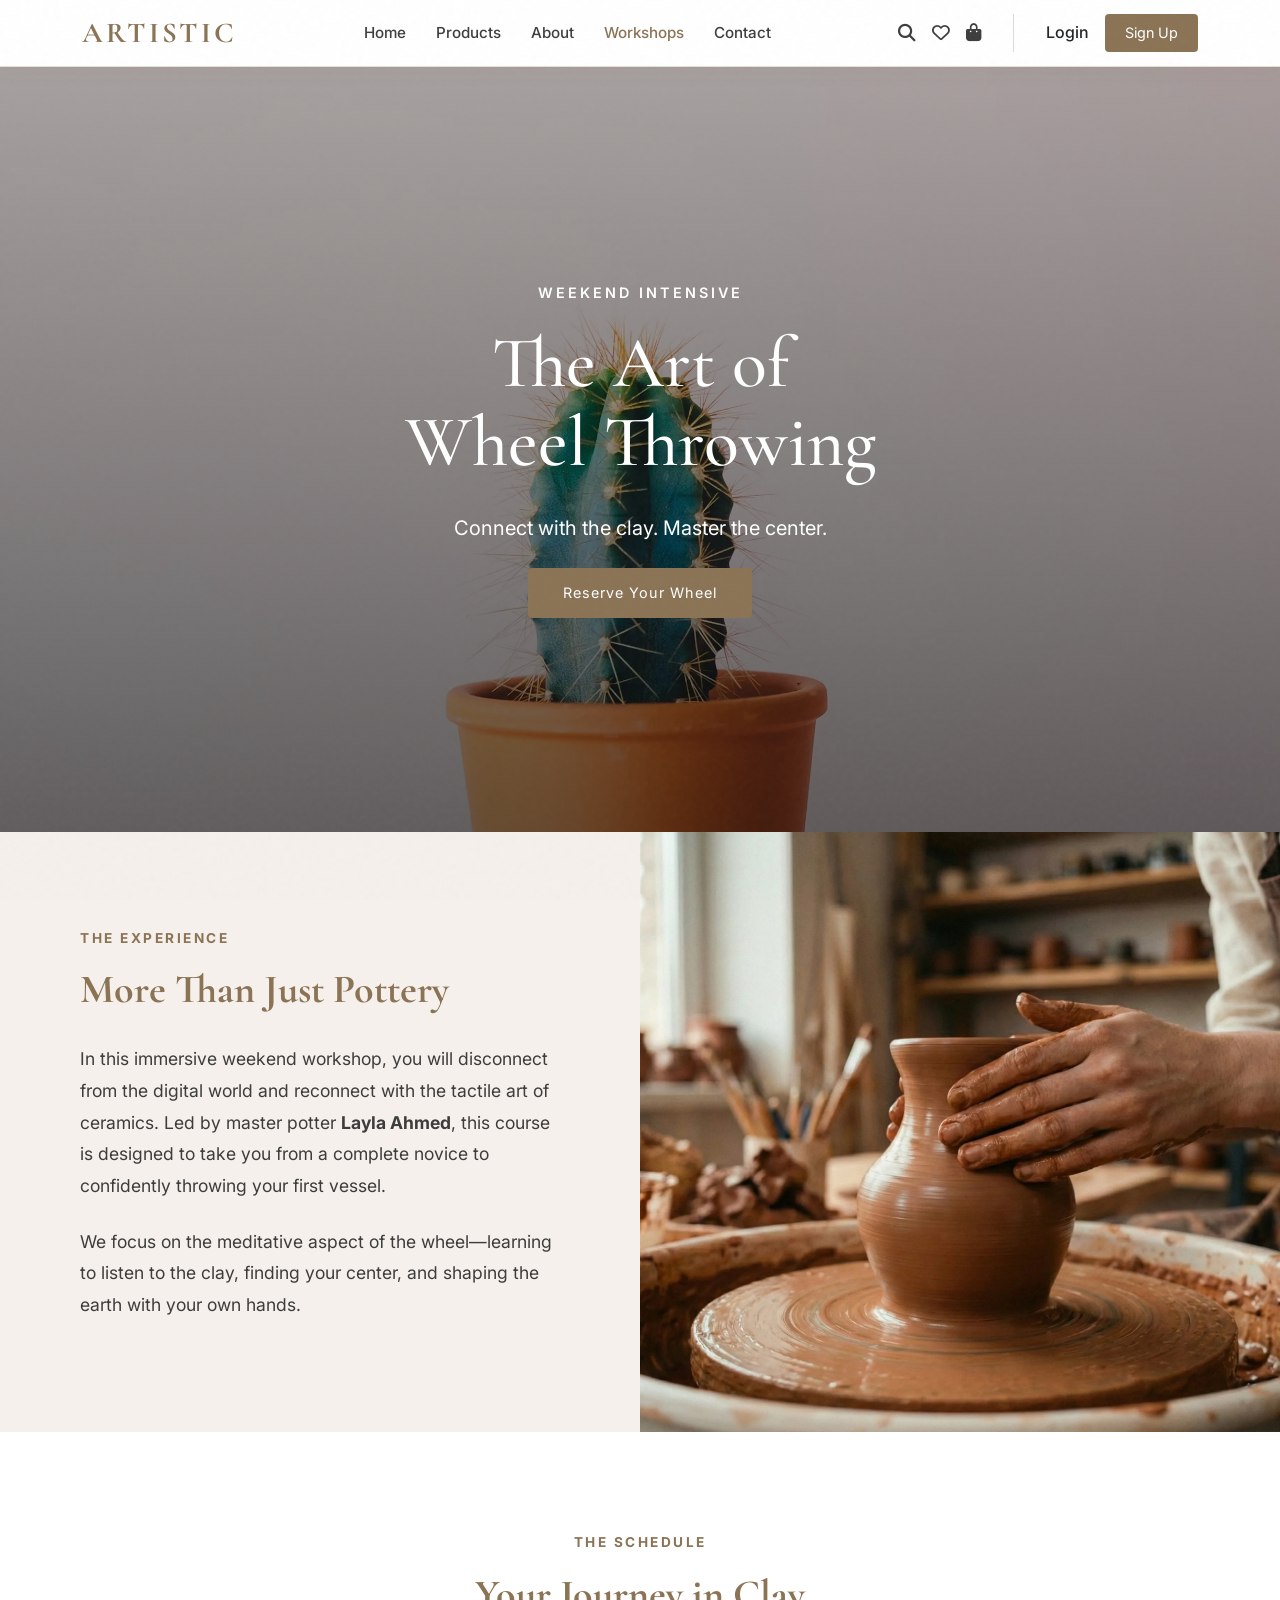
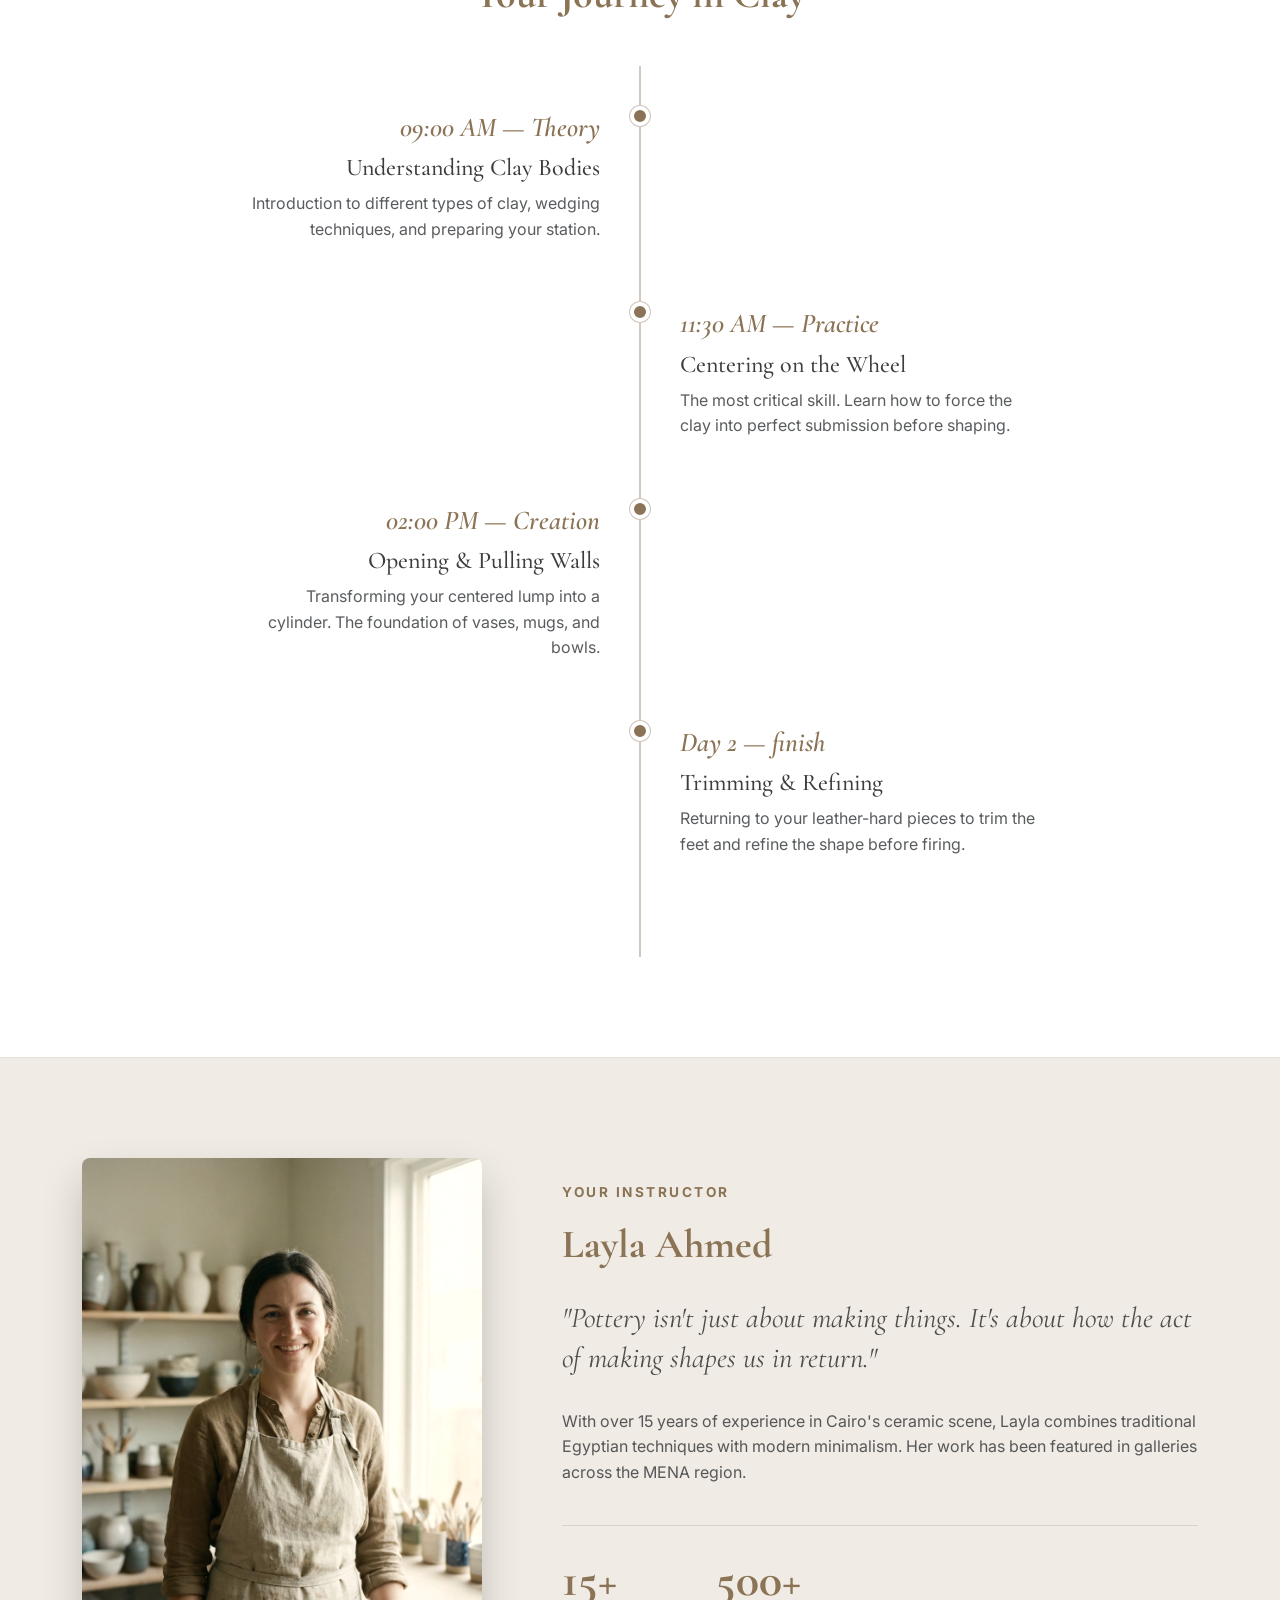
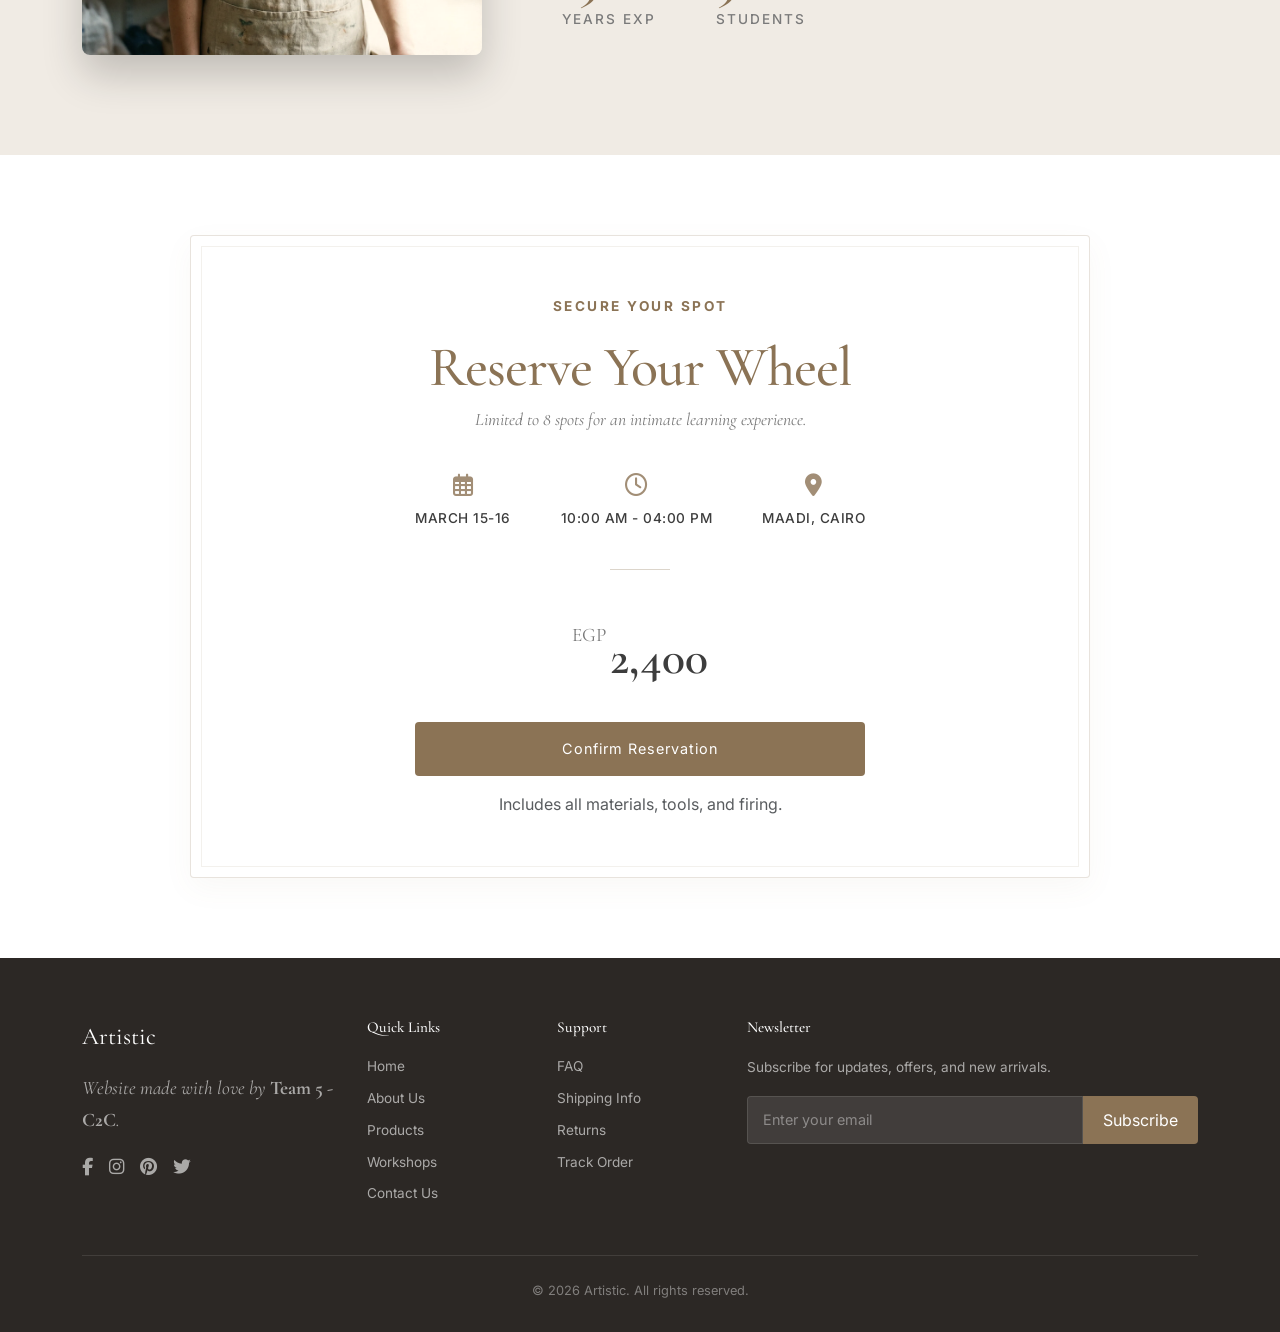
<file: workshops.html>
<!DOCTYPE html>
<html lang="en">
<head>
    <meta charset="UTF-8">
    <meta name="viewport" content="width=device-width, initial-scale=1.0">
    <meta name="description" content="Master The Wheel - Exclusive Pottery Workshop by Artistic">
    <title>Master The Wheel Workshop - Artistic</title>
    
    <!-- Resource Hints -->
    <link rel="preconnect" href="https://fonts.googleapis.com">
    <link rel="preconnect" href="https://fonts.gstatic.com" crossorigin>
    
    <!-- Bootstrap 5.3 CSS -->
    <link href="https://cdn.jsdelivr.net/npm/bootstrap@5.3.3/dist/css/bootstrap.min.css" rel="stylesheet">
    
    <!-- Font Awesome Icons -->
    <link rel="stylesheet" href="https://cdnjs.cloudflare.com/ajax/libs/font-awesome/6.5.1/css/all.min.css">
    
    <!-- Google Fonts -->
    <link href="https://fonts.googleapis.com/css2?family=Cormorant+Garamond:wght@400;500;600;700&family=Inter:wght@300;400;500;600&display=swap" rel="stylesheet">
    
    <!-- Main Styles -->
    <link rel="stylesheet" href="css/styles.css">
    <link rel="stylesheet" href="css/components/navbar.css">
    <link rel="stylesheet" href="css/components/footer.css">
    <link rel="stylesheet" href="css/components/buttons.css">
    
    <!-- Page Specific CSS -->
    <link rel="stylesheet" href="css/pages/workshops.css">
</head>
<body id="top" class="workshop-page">

    <!-- ========== NAVBAR ========== -->
    <nav class="navbar navbar-expand-lg navbar-custom sticky-top">
        <div class="container">
            <a class="navbar-brand" href="index.html">
                Artistic
            </a>
            <button class="navbar-toggler" type="button" data-bs-toggle="collapse" data-bs-target="#navbarNav">
                <span class="navbar-toggler-icon"></span>
            </button>
            <div class="collapse navbar-collapse" id="navbarNav">
                <ul class="navbar-nav mx-auto">
                    <li class="nav-item">
                        <a class="nav-link" href="index.html">Home</a>
                    </li>
                    <li class="nav-item">
                        <a class="nav-link" href="products.html">Products</a>
                    </li>
                    <li class="nav-item">
                        <a class="nav-link" href="aboutus.html">About</a>
                    </li>
                    <li class="nav-item">
                        <a class="nav-link active" href="workshops.html">Workshops</a>
                    </li>
                    <li class="nav-item">
                        <a class="nav-link" href="contact.html">Contact</a>
                    </li>
                </ul>
                <div class="nav-icons d-flex align-items-center gap-3">
                    <a href="#" class="nav-icon" aria-label="Search" title="Search"><i class="fas fa-search"></i></a>
                    <a href="#" class="nav-icon" aria-label="Wishlist" title="Wishlist"><i class="far fa-heart"></i></a>
                    <a href="#" class="nav-icon" aria-label="Cart" title="Cart"><i class="fas fa-shopping-bag"></i></a>
                    
                    <!-- Divider -->
                    <div class="vr mx-3 text-secondary opacity-25 d-none d-lg-block"></div>
                    
                    <!-- Auth Actions -->
                    <div class="d-flex align-items-center gap-3">
                        <a href="login.html" class="text-decoration-none text-dark fw-medium fs-sm hover-primary">Login</a>
                        <a href="login.html#signup" class="btn btn-signup">Sign Up</a>
                    </div>
                </div>
            </div>
        </div>
    </nav>

    <!-- ========== HERO SECTION ========== -->
    <header class="workshop-hero">
        <div class="workshop-hero__content">
            <span class="workshop-hero__label">Weekend Intensive</span>
            <h1 class="workshop-hero__title">The Art of<br>Wheel Throwing</h1>
            <p class="workshop-hero__description">Connect with the clay. Master the center.</p>
            <a href="#booking" class="btn btn-hero btn-rounded workshop-hero__cta">Reserve Your Wheel</a>
        </div>
    </header>

    <!-- ========== ABOUT THE WORKSHOP ========== -->
    <section class="about-grid">
        <div class="about-grid__content">
            <span class="section-label">The Experience</span>
            <h2 class="section-title-large">More Than Just Pottery</h2>
            <p class="text-content mb-4">
                In this immersive weekend workshop, you will disconnect from the digital world and reconnect with the tactile art of ceramics. Led by master potter <strong>Layla Ahmed</strong>, this course is designed to take you from a complete novice to confidently throwing your first vessel.
            </p>
            <p class="text-content">
                We focus on the meditative aspect of the wheel—learning to listen to the clay, finding your center, and shaping the earth with your own hands.
            </p>
        </div>
        <img src="images/workshop/hands-on-pottery.webp" alt="Hands on pottery wheel" class="about-grid__image">
    </section>

    <!-- ========== CURRICULUM TIMELINE ========== -->
    <section class="curriculum-section">
        <div class="container">
            <div class="text-center mb-5">
                <span class="section-label">The Schedule</span>
                <h2 class="section-title-large">Your Journey in Clay</h2>
            </div>

            <div class="timeline">
                <!-- Day 1 Morning -->
                <div class="timeline__item">
                    <span class="timeline__dot"></span>
                    <span class="timeline__time">09:00 AM — Theory</span>
                    <h4 class="font-cormorant">Understanding Clay Bodies</h4>
                    <p class="text-muted">Introduction to different types of clay, wedging techniques, and preparing your station.</p>
                </div>

                <!-- Day 1 Afternoon -->
                <div class="timeline__item">
                    <span class="timeline__dot"></span>
                    <span class="timeline__time">11:30 AM — Practice</span>
                    <h4 class="font-cormorant">Centering on the Wheel</h4>
                    <p class="text-muted">The most critical skill. Learn how to force the clay into perfect submission before shaping.</p>
                </div>

                <!-- Day 1 Late -->
                <div class="timeline__item">
                    <span class="timeline__dot"></span>
                    <span class="timeline__time">02:00 PM — Creation</span>
                    <h4 class="font-cormorant">Opening & Pulling Walls</h4>
                    <p class="text-muted">Transforming your centered lump into a cylinder. The foundation of vases, mugs, and bowls.</p>
                </div>

                <!-- Day 2 -->
                <div class="timeline__item">
                    <span class="timeline__dot"></span>
                    <span class="timeline__time">Day 2 — finish</span>
                    <h4 class="font-cormorant">Trimming & Refining</h4>
                    <p class="text-muted">Returning to your leather-hard pieces to trim the feet and refine the shape before firing.</p>
                </div>
            </div>
        </div>
    </section>

    <!-- ========== INSTRUCTOR ========== -->
    <section class="instructor-section">
        <div class="container">
            <div class="instructor-grid">
                <img src="images/workshop/Layla.webp" alt="Layla Ahmed" class="instructor-grid__img">
                <div class="instructor-grid__content">
                    <span class="section-label">Your Instructor</span>
                    <h2 class="section-title-large">Layla Ahmed</h2>
                    <p class="instructor-grid__quote">"Pottery isn't just about making things. It's about how the act of making shapes us in return."</p>
                    <p class="text-muted mb-4">
                        With over 15 years of experience in Cairo's ceramic scene, Layla combines traditional Egyptian techniques with modern minimalism. Her work has been featured in galleries across the MENA region.
                    </p>
                    <div class="stats-grid">
                        <div class="stats-grid__item">
                            <span class="stats-grid__number">15+</span>
                            <span class="stats-grid__label">Years Exp</span>
                        </div>
                        <div class="stats-grid__item">
                            <span class="stats-grid__number">500+</span>
                            <span class="stats-grid__label">Students</span>
                        </div>
                    </div>
                </div>
            </div>
        </div>
    </section>

    <!-- ========== BOOKING SECTION (Artisan Theme) ========== -->
    <section id="booking" class="booking-section">
        <div class="container">
            <div class="booking-card artisan-theme">
                <div class="booking-card__header">
                    <span class="section-label">Secure Your Spot</span>
                    <h2 class="booking-card__title">Reserve Your Wheel</h2>
                    <p class="booking-card__subtitle">Limited to 8 spots for an intimate learning experience.</p>
                </div>
                
                <div class="booking-details">
                    <div class="booking-details__item">
                        <i class="far fa-calendar-alt"></i>
                        <span>March 15-16</span>
                    </div>
                    <div class="booking-details__item">
                        <i class="far fa-clock"></i>
                        <span>10:00 AM - 04:00 PM</span>
                    </div>
                    <div class="booking-details__item">
                        <i class="fas fa-map-marker-alt"></i>
                        <span>Maadi, Cairo</span>
                    </div>
                </div>

                <div class="booking-actions">
                    <div class="price-display">
                        <span class="price-display__currency">EGP</span>
                        <span class="price-display__amount">2,400</span>
                    </div>
                    <button class="btn btn-hero btn-rounded w-100 py-3 shadow-none">Confirm Reservation</button>
                    <p class="text-muted mt-3 mb-0 fs-sm text-center">Includes all materials, tools, and firing.</p>
                </div>
            </div>
        </div>
    </section>

    <!-- ========== SCROLL TO TOP ========== -->
    <div class="back-to-top-container">
        <a href="#top" class="scroll-to-top">
            <i class="fas fa-chevron-up"></i>
        </a>
    </div>

    <!-- ========== FOOTER ========== -->
    <footer class="footer-artistic">
        <div class="container">
            <div class="row g-4">
                <!-- Brand -->
                <div class="col-lg-3 col-md-6">
                <div class="footer-brand">
                        Artistic
                    </div>
                    <p class="footer-text footer-quote">
                        Website made with love by <span class="footer-team-highlight">Team 5 - C2C</span>.
                    </p>
                    <div class="footer-social d-flex gap-3 mt-3">
                        <a href="#" aria-label="Facebook"><i class="fab fa-facebook-f"></i></a>
                        <a href="#" aria-label="Instagram"><i class="fab fa-instagram"></i></a>
                        <a href="#" aria-label="Pinterest"><i class="fab fa-pinterest"></i></a>
                        <a href="#" aria-label="Twitter"><i class="fab fa-twitter"></i></a>
                    </div>
                </div>

                <!-- Quick Links -->
                <div class="col-lg-2 col-md-6">
                    <h6 class="footer-title">Quick Links</h6>
                    <a href="index.html" class="footer-link">Home</a>
                    <a href="aboutus.html" class="footer-link">About Us</a>
                    <a href="products.html" class="footer-link">Products</a>
                    <a href="workshops.html" class="footer-link">Workshops</a>
                    <a href="contact.html" class="footer-link">Contact Us</a>
                </div>
                
                <!-- Customer Service -->
                <div class="col-lg-2 col-md-6">
                    <h6 class="footer-title">Support</h6>
                    <a href="#" class="footer-link">FAQ</a>
                    <a href="#" class="footer-link">Shipping Info</a>
                    <a href="#" class="footer-link">Returns</a>
                    <a href="#" class="footer-link">Track Order</a>
                </div>
                
                <!-- Newsletter -->
                <div class="col-lg-5 col-md-6">
                    <h6 class="footer-title">Newsletter</h6>
                    <p class="footer-text mb-3">Subscribe for updates, offers, and new arrivals.</p>
                    <div class="d-flex">
                        <input type="email" class="form-control newsletter-input" placeholder="Enter your email" aria-label="Email for newsletter">
                        <button class="btn btn-newsletter">Subscribe</button>
                    </div>
                </div>
            </div>
            
            <!-- Copyright -->
            <div class="footer-bottom text-center">
                <p class="footer-copyright mb-0">&copy; 2026 Artistic. All rights reserved.</p>
            </div>
        </div>
    </footer>

    <!-- Bootstrap 5.3 JS Bundle -->
    <script src="https://cdn.jsdelivr.net/npm/bootstrap@5.3.3/dist/js/bootstrap.bundle.min.js"></script>



</body>
</html>
</file>
<file: css/components/navbar.css>
/* ==========================================
   Artistic Home - Navbar Component
   ==========================================
   Reusable navigation bar styles
   Dependencies: styles.css (variables)
   ========================================== */

/* ========== Top Bar (Announcement) ========== */
.top-bar {
    background-color: var(--primary-color);
    color: var(--white);
    padding: 8px 0;
    font-size: 0.85rem;
    font-family: 'Inter', sans-serif;
    letter-spacing: 0.5px;
    position: relative;
    z-index: 1031; /* Above sticky nav if needed */
}

/* ========== Base Navbar ========== */
.navbar-custom {
    background-color: var(--white);
    border-bottom: 1px solid var(--warm-beige);
    padding: 10px 0; /* Sleek and compact */
    transition: all 0.3s ease;
}

.navbar-custom.sticky-top {
    box-shadow: 0 4px 20px rgba(92, 74, 58, 0.05);
}

/* ========== Premium Brand Logo ========== */
.navbar-custom .navbar-brand {
    font-family: 'Cormorant Garamond', serif;
    font-size: 1.8rem; /* Refined size for compact nav */
    font-weight: 700;
    color: var(--primary-color) !important;
    letter-spacing: 0.1em;
    text-transform: uppercase;
    position: relative;
    padding: 0;
    margin-right: 0;
}

/* Remove the old 'home' span styling if it exists in HTML */
.navbar-custom .navbar-brand span {
    display: none; 
}

/* ========== Nav Links (Centered & Modern) ========== */
.navbar-custom .navbar-nav {
    gap: 30px; /* Standard concise gap */
}

.navbar-custom .nav-link {
    font-family: 'Inter', sans-serif;
    color: var(--text-dark) !important;
    font-size: 0.95rem;
    font-weight: 500;
    padding: 5px 0 !important; /* Concise click target */
    position: relative;
    transition: color 0.3s ease;
}

/* Hover Effect - Simple Color Change */
.navbar-custom .nav-link:hover,
.navbar-custom .nav-link.active {
    color: var(--primary-color) !important;
}

/* ========== Nav Icons ========== */
/* Layout handled by Bootstrap utilities */

.nav-icon {
    color: var(--text-dark);
    font-size: 1.1rem;
    transition: all 0.2s ease;
    position: relative;
    display: flex; /* alignment fix */
    align-items: center;
}

.nav-icon:hover {
    color: var(--primary-color);
    transform: translateY(-2px);
}

/* ========== Mobile Toggle ========== */
.navbar-toggler {
    border: none;
    padding: 0;
    color: var(--primary-color);
}

.navbar-toggler:focus {
    box-shadow: none;
}

.navbar-toggler-icon {
    background-image: url("data:image/svg+xml,%3csvg xmlns='http://www.w3.org/2000/svg' viewBox='0 0 30 30'%3e%3cpath stroke='%238B7355' stroke-linecap='round' stroke-miterlimit='10' stroke-width='2' d='M4 7h22M4 15h22M4 23h22'/%3e%3c/svg%3e");
}

/* ========== Responsive ========== */
@media (max-width: 991.98px) {
    .navbar-custom {
        padding: 15px 0;
    }

    .navbar-custom .navbar-collapse {
        background-color: var(--white);
        position: absolute;
        top: 100%;
        left: 0;
        right: 0;
        padding: 20px;
        border-bottom: 1px solid var(--warm-beige);
        box-shadow: 0 10px 30px rgba(0,0,0,0.05);
    }
    
    .navbar-custom .navbar-nav {
        gap: 15px;
        margin-bottom: 20px;
    }
    
    .navbar-custom .nav-link {
        display: inline-block;
    }
}

/* Utility: Hover Primary Color */
.hover-primary {
    transition: color 0.2s ease;
}
.hover-primary:hover {
    color: var(--primary-color) !important;
}
</file>
<file: css/components/footer.css>
/* ==========================================
   Artistic Home - Footer Component
   ==========================================
   Reusable footer styles
   Dependencies: styles.css (variables)
   ========================================== */

/* ========== Footer Container ========== */
.footer-artistic {
    background-color: var(--footer-dark);
    color: var(--white);
    padding: 60px 0 30px;
}

/* ========== Footer Brand ========== */
.footer-brand {
    font-family: 'Cormorant Garamond', serif;
    font-size: 1.5rem;
    margin-bottom: 15px;
}

/* .footer-brand span removed */

/* ========== Footer Text ========== */
.footer-text {
    color: rgba(255,255,255,0.6);
    font-size: 0.85rem;
    line-height: 1.7;
}

.footer-quote {
    font-family: 'Cormorant Garamond', serif;
    font-size: 1.2rem;
    font-style: italic;
}

.footer-team-highlight {
    font-weight: 700;
    color: var(--warm-brown);
    font-style: normal;
}

/* ========== Footer Titles ========== */
.footer-title {
    font-size: 0.95rem;
    margin-bottom: 20px;
    color: var(--white);
}

/* ========== Footer Links ========== */
.footer-link {
    display: block;
    color: rgba(255,255,255,0.6);
    font-size: 0.85rem;
    margin-bottom: 10px;
    text-decoration: none;
    transition: color 0.2s;
}

.footer-link:hover {
    color: var(--primary-color);
}

/* ========== Footer Social ========== */
/* Layout handled by Bootstrap utilities */

.footer-social a {
    color: rgba(255,255,255,0.6);
    font-size: 1.1rem;
    transition: color 0.2s;
}

.footer-social a:hover {
    color: var(--primary-color);
}

/* ========== Footer Bottom ========== */
.footer-bottom {
    border-top: 1px solid rgba(255,255,255,0.1);
    padding-top: 25px;
    margin-top: 40px;
}

.footer-copyright {
    color: rgba(255,255,255,0.4);
    font-size: 0.8rem;
    margin: 0;
}

/* ========== Newsletter ========== */
.newsletter-input {
    background-color: rgba(255,255,255,0.1);
    border: 1px solid rgba(255,255,255,0.2);
    color: var(--white);
    border-radius: 4px 0 0 4px;
    padding: 12px 15px;
    font-size: 0.9rem;
}

.newsletter-input::placeholder {
    color: rgba(255,255,255,0.4);
}

.newsletter-input:focus {
    background-color: rgba(255,255,255,0.15);
    border-color: var(--primary-color);
    outline: none;
}

/* ========== Responsive ========== */
@media (max-width: 767.98px) {
    .footer-artistic {
        padding: 40px 0 20px;
        text-align: center;
    }
    
    .footer-social {
        justify-content: center;
    }
    
    .footer-bottom {
        text-align: center;
    }
}
</file>
<file: css/components/buttons.css>
/* ==========================================
   Artistic Home - Buttons Component
   ==========================================
   Reusable button styles
   Dependencies: styles.css (variables)
   ========================================== */

/* ========== Primary Button ========== */
.btn-primary-custom {
    background-color: var(--primary-color);
    color: var(--white);
    border: none;
    border-radius: 4px;
    padding: 12px 25px;
    font-size: 0.9rem;
    font-weight: 500;
    transition: background-color 0.2s;
}

.btn-primary-custom:hover {
    background-color: var(--primary-hover);
    color: var(--white);
}

/* ========== Outline Button ========== */
.btn-outline-custom {
    background-color: transparent;
    color: var(--primary-color);
    border: 1px solid var(--primary-color);
    border-radius: 4px;
    padding: 12px 25px;
    font-size: 0.9rem;
    font-weight: 500;
    transition: all 0.2s;
}

.btn-outline-custom:hover {
    background-color: var(--primary-color);
    color: var(--white);
}

/* ========== Login/Signup Buttons ========== */
.btn-login {
    background-color: transparent;
    border: 1px solid var(--warm-beige);
    color: var(--text-dark) !important;
    border-radius: 4px;
    padding: 8px 20px;
    font-size: 0.9rem;
    transition: all 0.2s;
}

.btn-login:hover {
    border-color: var(--primary-color);
    color: var(--primary-color) !important;
}

.btn-signup {
    background-color: var(--primary-color);
    color: var(--white) !important;
    border: none;
    border-radius: 4px;
    padding: 8px 20px;
    font-size: 0.9rem;
    transition: background-color 0.2s;
}

.btn-signup:hover {
    background-color: var(--primary-hover);
}



/* ========== View Product Button ========== */
.btn-view-product {
    background-color: transparent;
    color: var(--primary-color);
    border: 1px solid var(--primary-color);
    border-radius: 4px;
    padding: 10px 20px;
    font-size: 0.85rem;
    width: 100%;
    transition: all 0.2s;
}

.btn-view-product:hover {
    background-color: var(--primary-color);
    color: var(--white);
}

/* ========== Add to Cart Button ========== */
.btn-add-to-cart {
    background-color: var(--primary-color);
    color: var(--white);
    border: none;
    border-radius: 4px;
    padding: 12px 25px;
    width: 100%;
    font-weight: 500;
    transition: background-color 0.2s;
}

.btn-add-to-cart:hover {
    background-color: var(--primary-hover);
    color: var(--white);
}

/* ========== Apply Filter Button ========== */
.btn-apply-filter {
    background-color: var(--primary-color);
    color: var(--white);
    border: none;
    border-radius: 4px;
    padding: 12px 20px;
    width: 100%;
    font-size: 0.9rem;
    transition: background-color 0.2s;
}

.btn-apply-filter:hover {
    background-color: var(--primary-hover);
    color: var(--white);
}

/* ========== Catalogue Button ========== */
.btn-catalogue {
    background-color: transparent;
    color: var(--text-dark);
    border: 1px solid var(--warm-beige);
    border-radius: 4px;
    padding: 12px 30px;
    font-size: 0.9rem;
    transition: all 0.2s;
}

.btn-catalogue:hover {
    border-color: var(--primary-color);
    color: var(--primary-color);
}

/* ========== Hero Button ========== */
.btn-hero {
    background-color: var(--primary-color);
    color: var(--white);
    border: none;
    border-radius: 4px;
    padding: 14px 35px;
    font-size: 0.9rem;
    letter-spacing: 1px;
    transition: background-color 0.2s;
}

.btn-hero:hover {
    background-color: var(--primary-hover);
    color: var(--white);
}

/* ========== Newsletter Button ========== */
.btn-newsletter {
    background-color: var(--primary-color);
    color: var(--white);
    border: none;
    border-radius: 0 4px 4px 0;
    padding: 12px 20px;
    transition: background-color 0.2s;
}

.btn-newsletter:hover {
    background-color: var(--primary-hover);
    color: var(--white);
}

/* ========== Contact Button ========== */
.btn-contact {
    background-color: transparent;
    color: var(--white);
    border: 1px solid rgba(255,255,255,0.3);
    border-radius: 4px;
    padding: 10px 25px;
    font-size: 0.85rem;
    transition: all 0.2s;
}

.btn-contact:hover {
    background-color: var(--primary-color);
    border-color: var(--primary-color);
    color: var(--white);
}

/* ========== Discount Button ========== */
.btn-discount {
    background-color: transparent;
    color: var(--text-dark);
    border: 1px solid var(--text-dark);
    border-radius: 4px;
    padding: 12px 25px;
    font-size: 0.85rem;
    transition: all 0.2s;
}

.btn-discount:hover {
    background-color: var(--primary-color);
    border-color: var(--primary-color);
    color: var(--white);
}

/* ========== Quantity Selector (Enhanced UI/UX) ========== */
.quantity-selector {
    display: inline-flex;
    align-items: center;
    justify-content: center;
    gap: 0;
    background-color: var(--cream);
    border: 2px solid var(--warm-beige);
    border-radius: var(--radius-pill); 
    padding: 4px;
    box-shadow: 0 2px 8px rgba(92, 74, 58, 0.08);
    transition: all 0.3s ease;
}

.quantity-selector:hover {
    border-color: var(--primary-light);
    box-shadow: 0 4px 12px rgba(92, 74, 58, 0.15);
}

.quantity-selector:focus-within {
    border-color: var(--primary-color);
    box-shadow: 0 0 0 3px rgba(139, 115, 85, 0.15);
}

.qty-btn {
    background-color: transparent;
    border: none;
    color: var(--primary-color);
    width: 32px;
    height: 32px;
    font-size: 1rem;
    font-weight: 600;
    cursor: pointer;
    transition: all 0.2s ease;
    display: flex;
    align-items: center;
    justify-content: center;
    border-radius: 50%;
    user-select: none;
}

.qty-btn:hover {
    background-color: var(--primary-color);
    color: var(--white);
    transform: scale(1.1);
}

.qty-btn:active {
    transform: scale(0.95);
    background-color: var(--primary-hover);
}

.qty-minus {
    margin-right: 2px;
}

.qty-plus {
    margin-left: 2px;
}

.qty-input {
    width: 40px;
    height: 32px;
    border: none;
    text-align: center;
    font-size: 0.95rem;
    font-weight: 600;
    color: var(--text-dark);
    background-color: transparent;
    -moz-appearance: textfield;
    appearance: textfield;
    transition: color 0.2s;
}

.qty-input:focus {
    outline: none;
    color: var(--primary-color);
}

.qty-input::-webkit-outer-spin-button,
.qty-input::-webkit-inner-spin-button {
    -webkit-appearance: none;
    margin: 0;
}

/* ========== Product Actions (Side-by-side buttons) ========== */
.product-actions {
    display: flex;
    gap: 10px;
}

.product-actions .btn-view-product {
    width: auto;
    flex: 0 0 auto;
    padding: 10px 15px;
}

.product-actions .btn-view-product i {
    font-size: 1rem;
}

/* ========== Buy Now Button ========== */
.btn-buy-now {
    background-color: var(--primary-color);
    color: var(--white);
    border: none;
    border-radius: 4px;
    padding: 10px 20px;
    font-size: 0.85rem;
    font-weight: 500;
    flex: 1;
    transition: all 0.2s;
}

.btn-buy-now:hover {
    background-color: var(--primary-hover);
    color: var(--white);
    transform: translateY(-2px);
    box-shadow: 0 4px 12px rgba(92, 74, 58, 0.25);
}

/* ========== Scroll to Top  ========== */
.back-to-top-container {
    position: fixed;
    bottom: 30px;
    right: 30px;
    z-index: 1050;
    
    /* Default State: Hidden */
    opacity: 0;
    pointer-events: none;
    transform: translateY(20px);
    
    /* Scroll Animation */
    animation: fade-in-scroll linear forwards;
    animation-timeline: scroll();
    animation-range: 100vh 120vh; 
}

@keyframes fade-in-scroll {
    to {
        opacity: 1;
        pointer-events: auto;
        transform: translateY(0);
    }
}

.scroll-to-top {
    width: 50px;
    height: 50px;
    background-color: var(--primary-color);
    color: var(--white);
    border-radius: 50%;
    display: flex;
    align-items: center;
    justify-content: center;
    box-shadow: var(--shadow-md);
    transition: var(--transition-base);
    text-decoration: none;
}

.scroll-to-top:hover {
    background-color: var(--primary-hover);
    transform: translateY(-3px);
}

.scroll-to-top i {
    color: var(--white);
}
</file>
<file: css/components/cards.css>
/* ==========================================
   Artistic Home - Cards Component
   ==========================================
   Reusable card styles (products, categories)
   Dependencies: styles.css (variables)
   ========================================== */

/* ========== Product Card ========== */
.product-card {
    background-color: var(--white);
    border-radius: 8px;
    overflow: hidden;
    border: 1px solid var(--warm-beige);
    transition: box-shadow 0.3s ease, transform 0.3s ease;
}

.product-card:hover {
    box-shadow: 0 10px 30px rgba(92, 74, 58, 0.12);
    transform: translateY(-3px);
}

/* Product Image Area */
.product-image-wrapper {
    position: relative;
    background-color: var(--cream);
    padding: 20px;
    overflow: hidden; /* Contain zoom effect */
}

.product-image {
    width: 100%;
    height: 200px;
    object-fit: cover; /* Fill container properly */
    border-radius: 4px;
    transition: transform 0.4s ease; /* Smooth zoom animation */
}

/* Subtle zoom on card hover */
.product-card:hover .product-image {
    transform: scale(1.05); /* Gentle 5% zoom */
}

/* Product Badge - Always visible */
.product-badge {
    position: absolute;
    top: 15px;
    left: 15px;
    background-color: var(--primary-color);
    color: var(--white);
    font-size: 0.7rem;
    padding: 4px 12px;
    border-radius: 3px;
    font-weight: 500;
    z-index: 2; /* Stay above image */
}

/* Product Body */
.product-body {
    padding: 20px;
    text-align: center;
}

/* Center quantity selector in card */
.product-body .quantity-selector {
    justify-content: center;
}

/* Center action buttons in card */
.product-body .product-actions {
    justify-content: center;
}

.product-name {
    font-family: 'Cormorant Garamond', serif;
    font-size: 1.15rem;
    color: var(--text-dark);
    margin-bottom: 8px;
}

.product-price {
    color: var(--primary-color);
    font-weight: 600;
    font-size: 1.1rem;
    margin-bottom: 15px;
}

.product-price .old-price {
    color: var(--text-muted);
    text-decoration: line-through;
    font-weight: 400;
    font-size: 0.9rem;
    margin-left: 8px;
}

/* ========== Mini Product Card ========== */
.product-card-mini,
.mini-product-card {
    background-color: var(--white);
    border-radius: 6px;
    padding: 15px;
    border: 1px solid var(--warm-beige);
    text-align: center;
    transition: box-shadow 0.2s;
}

.product-card-mini:hover,
.mini-product-card:hover {
    box-shadow: 0 5px 15px rgba(92, 74, 58, 0.1);
}

.product-card-mini img,
.mini-product-image {
    width: 100%;
    height: 100px;
    object-fit: contain;
    margin-bottom: 10px;
}

.product-card-mini .name,
.mini-product-name {
    font-size: 0.85rem;
    color: var(--text-dark);
    margin-bottom: 5px;
    line-height: 1.3;
}

.product-card-mini .price,
.mini-product-price {
    font-size: 0.8rem;
    color: var(--primary-color);
    font-weight: 600;
    margin: 0;
}

/* ========== Category Card ========== */
.category-card {
    text-align: center;
    text-decoration: none;
    color: var(--text-dark);
    transition: transform 0.3s;
    display: block;
}

.category-card:hover {
    transform: translateY(-5px);
}

.category-image {
    width: 150px;
    height: 150px;
    border-radius: 50%;
    object-fit: cover;
    margin-bottom: 15px;
    border: 3px solid var(--warm-beige);
    transition: border-color 0.2s;
}

.category-card:hover .category-image {
    border-color: var(--primary-color);
}

.category-name {
    font-family: 'Cormorant Garamond', serif;
    font-size: 1.1rem;
    margin-bottom: 5px;
    color: var(--text-dark);
}

.category-price {
    color: var(--text-muted);
    font-size: 0.85rem;
    margin: 0;
}

/* ========== Feature Card ========== */
.feature-item {
    display: flex;
    gap: 15px;
    margin-bottom: 25px;
}

.feature-icon {
    width: 40px;
    height: 40px;
    min-width: 40px;
    background-color: var(--cream);
    border-radius: 50%;
    display: flex;
    align-items: center;
    justify-content: center;
    color: var(--primary-color);
}

.feature-title {
    font-weight: 600;
    font-size: 0.95rem;
    margin-bottom: 5px;
    color: var(--text-dark);
}

.feature-text {
    color: var(--text-muted);
    font-size: 0.85rem;
    margin: 0;
    line-height: 1.5;
}

/* ========== Responsive ========== */
@media (max-width: 575.98px) {
    .category-image {
        width: 100px;
        height: 100px;
    }
    
    .product-image {
        height: auto;
        aspect-ratio: 1 / 1;
        object-fit: contain;
    }
}
</file>
<file: css/pages/home.css>
/* ==========================================
   Artistic Home - Home Page Styles
   ==========================================
   Page-specific styles for the home page
   Dependencies: styles.css (variables)
   ========================================== */

/* ========== Full-Width Hero Slider ========== */
.hero-slider-section {
  position: relative;
  background-color: var(--footer-dark);
}

.hero-slide {
  min-height: 90vh;
  background-size: cover;
  background-position: center;
  background-repeat: no-repeat;
  display: flex;
  align-items: center;
  position: relative;
  overflow: hidden;
}

/* Ken Burns / Slow Zoom Effect */
.zoom-bg {
  animation: kenburns 20s ease infinite alternate;
}

@keyframes kenburns {
  0% {
    transform: scale(1);
  }
  100% {
    transform: scale(1.15);
  }
}

.hero-slide-overlay {
  position: absolute;
  inset: 0;
  background: linear-gradient(
    180deg,
    rgba(0, 0, 0, 0.2) 0%,
    rgba(0, 0, 0, 0.45) 50%,
    rgba(0, 0, 0, 0.3) 100%
  );
  backdrop-filter: brightness(0.85); /* Slightly dim the background image */
  z-index: 1;
}

.hero-slide-content {
  position: relative;
  z-index: 2;
  max-width: 900px;
  padding: 60px 20px;
  filter: drop-shadow(
    0 4px 12px rgba(0, 0, 0, 0.5)
  ); /* Adds glow to the whole group */
}

.hero-tagline {
  font-family: "Inter", sans-serif;
  font-size: 0.9rem;
  font-weight: 500;
  letter-spacing: 5px;
  text-transform: uppercase;
  color: var(--primary-light);
  margin-bottom: 30px;
  display: block;
  opacity: 0.9;
}

.hero-title {
  font-family: "Cormorant Garamond", serif;
  font-size: clamp(3rem, 8vw, 5.5rem);
  font-weight: 300;
  color: var(--white);
  line-height: 1.1;
  margin-bottom: 0;
  letter-spacing: -1px;
  text-shadow: 0 10px 30px rgba(0, 0, 0, 0.2);
}

.hero-title span {
  font-style: italic;
  color: var(--primary-light);
}

/* Minimalist Editorial Indicators */
.editorial-indicators {
  bottom: 50px !important;
  gap: 15px;
}

.editorial-indicators button {
  width: 40px !important;
  height: 2px !important;
  background-color: rgba(255, 255, 255, 0.3) !important;
  border: none !important;
  transition: all 0.6s ease !important;
}

.editorial-indicators button.active {
  width: 80px !important;
  background-color: var(--primary-light) !important;
}

/* Smooth Fade Optimization */
.carousel-fade .carousel-item {
  opacity: 0;
  transition-duration: 1.5s;
  transition-property: opacity;
}

.carousel-fade .carousel-item.active {
  opacity: 1;
}

/* Hide navigation controls to keep it clean */
.hero-slider-section .carousel-control-prev,
.hero-slider-section .carousel-control-next {
  display: none;
}

/* ========== Bento Grid Section ========== */
.bento-section {
  padding: 100px 0;
  background-color: var(--white);
}

.section-header {
  text-align: center;
  margin-bottom: 60px;
}

.section-subtitle {
  font-family: "Inter", sans-serif;
  font-size: 0.85rem;
  font-weight: 500;
  letter-spacing: 2px;
  text-transform: uppercase;
  color: var(--primary-color);
  margin-bottom: 15px;
}

.section-title {
  font-family: "Cormorant Garamond", serif;
  font-size: clamp(2rem, 4vw, 2.8rem);
  font-weight: 600;
  color: var(--text-dark);
  margin-bottom: 15px;
}

.section-description {
  color: var(--text-muted);
  font-size: 1rem;
  max-width: 600px;
  margin: 0 auto;
}

.bento-grid {
  display: grid;
  grid-template-columns: repeat(4, 1fr);
  grid-template-rows: repeat(2, 250px);
  gap: 20px;
}

.bento-item {
  position: relative;
  border-radius: 16px;
  overflow: hidden;
  cursor: pointer;
  background-color: var(--cream);
}

/* Artisan Vases - Main item with adjusted size */
.bento-item.bento-main {
  grid-column: span 2;
  grid-row: span 2;
}

.bento-item:nth-child(2) {
  grid-column: span 2;
}

.bento-item img {
  width: 100%;
  height: 100%;
  object-fit: cover;
}

.bento-overlay {
  position: absolute;
  inset: 0;
  background: linear-gradient(to top, rgba(0, 0, 0, 0.6) 0%, transparent 60%);
  display: flex;
  flex-direction: column;
  justify-content: flex-end;
  padding: 30px;
}

.bento-category {
  font-family: "Inter", sans-serif;
  font-size: 0.75rem;
  font-weight: 500;
  letter-spacing: 2px;
  text-transform: uppercase;
  color: var(--primary-light);
  margin-bottom: 8px;
}

.bento-title {
  font-family: "Cormorant Garamond", serif;
  font-size: 1.5rem;
  font-weight: 600;
  color: var(--white);
  margin: 0;
}

.bento-item.bento-main .bento-title {
  font-size: 2rem;
}

.bento-arrow {
  position: absolute;
  top: 20px;
  right: 20px;
  width: 40px;
  height: 40px;
  background: rgba(255, 255, 255, 0.2);
  backdrop-filter: blur(10px);
  border-radius: 50%;
  display: flex;
  align-items: center;
  justify-content: center;
  color: var(--white);
  opacity: 0.8;
}

/* ========== Featured Products Section ========== */
.featured-section {
  padding: 100px 0;
  background-color: var(--cream);
}

.products-grid {
  display: grid;
  grid-template-columns: repeat(4, 1fr);
  gap: 25px;
}

/* Product Card (minimal hover) */
.product-card-home {
  background-color: var(--white);
  border-radius: 12px;
  overflow: hidden;
  border: none;
  box-shadow: 0 5px 20px rgba(92, 74, 58, 0.06);
}

.product-card-home .product-image-wrapper {
  background-color: var(--cream);
  padding: 25px;
  border: none;
}

.product-card-home .product-image {
  height: 220px;
  object-fit: cover;
  border-radius: 8px;
}

.product-card-home .product-body {
  padding: 25px;
  text-align: center;
}

.product-card-home .product-name {
  font-family: "Cormorant Garamond", serif;
  font-size: 1.2rem;
  font-weight: 500;
  color: var(--text-dark);
  margin-bottom: 8px;
}

.product-card-home .product-price {
  color: var(--primary-color);
  font-weight: 600;
  font-size: 1.1rem;
  margin-bottom: 0;
}

/* View All Button */
.view-all-wrapper {
  text-align: center;
  margin-top: 50px;
}

.btn-view-all {
  background-color: transparent;
  color: var(--text-dark);
  border: 1px solid var(--warm-beige);
  border-radius: 4px;
  padding: 14px 40px;
  font-size: 0.9rem;
  font-weight: 500;
  text-decoration: none;
  transition:
    border-color 0.2s ease,
    color 0.2s ease;
  display: inline-flex;
  align-items: center;
  gap: 10px;
}

.btn-view-all:hover {
  border-color: var(--primary-color);
  color: var(--primary-color);
}

/* ========== Trust Bar Section (New Design) ========== */
.trust-section {
  padding: 60px 0;
  background-color: var(--white);
  border-top: 1px solid var(--warm-beige);
}

.trust-bar {
  display: flex;
  align-items: center;
  justify-content: space-between;
  background-color: var(--cream);
  border-radius: 16px;
  padding: 40px 60px;
}

.trust-item {
  display: flex;
  align-items: center;
  gap: 16px;
}

.trust-item i {
  font-size: 1.8rem;
  color: var(--primary-color);
}

.trust-text h5 {
  font-family: "Cormorant Garamond", serif;
  font-size: 1.1rem;
  font-weight: 600;
  color: var(--text-dark);
  margin: 0 0 4px 0;
}

.trust-text p {
  font-size: 0.85rem;
  color: var(--text-muted);
  margin: 0;
}

.trust-divider {
  width: 1px;
  height: 50px;
  background-color: var(--warm-beige);
}

/* ========== Responsive ========== */
@media (max-width: 991.98px) {
  .hero-slide {
    min-height: 70vh;
  }

  .hero-slide-content {
    padding: 40px 0;
  }

  .hero-slider-section .carousel-control-prev,
  .hero-slider-section .carousel-control-next {
    width: 45px;
    height: 45px;
  }

  .hero-slider-section .carousel-control-prev {
    left: 15px;
  }

  .hero-slider-section .carousel-control-next {
    right: 15px;
  }

  .bento-grid {
    grid-template-columns: repeat(2, 1fr);
    grid-template-rows: repeat(3, 200px);
  }

  .bento-item.bento-main {
    grid-column: span 2;
    grid-row: span 1;
  }

  .bento-item:nth-child(2) {
    grid-column: span 1;
  }

  .products-grid {
    grid-template-columns: repeat(2, 1fr);
  }

  .trust-bar {
    display: grid;
    grid-template-columns: 1fr 1fr;
    gap: 30px 20px;
    padding: 30px 20px;
  }

  .trust-divider {
    display: none;
  }

  .trust-item {
    justify-content: flex-start;
  }
}

@media (max-width: 767.98px) {
  .hero-slide {
    min-height: 80vh;
  }

  .hero-slide-overlay {
    background: linear-gradient(
      to bottom,
      rgba(0, 0, 0, 0.5) 0%,
      rgba(0, 0, 0, 0.6) 100%
    );
  }

  .hero-slide-content {
    text-align: center;
    max-width: 100%;
  }

  .hero-tagline {
    padding-left: 0;
  }

  .hero-tagline::before {
    display: none;
  }

  .hero-title {
    font-size: 2rem;
  }

  .hero-cta {
    flex-direction: column;
    align-items: center;
  }

  .btn-hero-primary,
  .btn-hero-outline {
    width: 100%;
    justify-content: center;
  }

  .hero-slider-section .carousel-control-prev,
  .hero-slider-section .carousel-control-next {
    width: 40px;
    height: 40px;
  }

  .hero-slider-section .carousel-control-prev {
    left: 10px;
  }

  .hero-slider-section .carousel-control-next {
    right: 10px;
  }

  .bento-grid {
    grid-template-columns: 1fr;
    grid-template-rows: auto;
  }

  .bento-item,
  .bento-item.bento-main,
  .bento-item:nth-child(2) {
    grid-column: span 1;
    grid-row: span 1;
    min-height: 200px;
  }

  .products-grid {
    grid-template-columns: 1fr;
  }

  .trust-item {
    /* Maintain 2x2 or switch to stacked if really narrow, but kept left-aligned */
    justify-content: flex-start;
  }
}

/* ========== Keyframes ========== */
@keyframes fadeUp {
  from {
    opacity: 0;
    transform: translateY(20px);
  }
  to {
    opacity: 1;
    transform: translateY(0);
  }
}

/* Apply animation to Hero Content */
.hero-slide-content > * {
  opacity: 0; /* Star hidden */
  animation: fadeUp 0.8s ease-out forwards;
}

.hero-tagline {
  animation-delay: 0.2s;
}
.hero-title {
  animation-delay: 0.4s;
}
.hero-description {
  animation-delay: 0.6s;
}
.hero-cta {
  animation-delay: 0.8s;
}

/* Mobile Height Fix */
@media (max-width: 767.98px) {
  .hero-slide {
    min-height: 500px; /* More reasonable fixed height for mobile */
    height: auto;
    padding: 60px 0;
  }

  .hero-slide-content {
    padding: 0;
  }
}
</file>
<file: css/pages/aboutus.css>
/* ========== About Hero Section ========== */
.about-hero {
    background:var(--cream);
    padding: 80px 0;
    text-align: center;
    position: relative;
    overflow: hidden;
}

.about-hero h1 {
    font-family: 'Cormorant Garamond', serif;
    font-size: 3.5rem;
    font-weight: 600;
    color: var(--text-dark);
    position: relative;
}

.about-hero p {
    font-size: 1.15rem;
    color: var(--text-muted);
    max-width: 600px;
    margin: 0 auto;
    line-height: 1.8;
    position: relative;
}

/* ========== Story Section ========== */
.story-section {
    padding: 100px 0;
    background-color: var(--white);
}

.story-content {
    display: grid;
    grid-template-columns: 1fr 1fr;
    gap: 60px;
    align-items: center;
}

.story-text .subtitle {
    display: inline-block;
    font-size: 0.85rem;
    font-weight: 600;
    color: var(--primary-color);
    text-transform: uppercase;
    letter-spacing: 2px;
    margin-bottom: 15px;
}

.story-text h2 {
    font-family: 'Cormorant Garamond', serif;
    font-size: 2.5rem;
    font-weight: 600;
    color: var(--text-dark);
    margin-bottom: 25px;
    line-height: 1.3;
}

.story-text p {
    font-size: 1rem;
    color: var(--text-muted);
    line-height: 1.8;
    margin-bottom: 20px;
}

.story-image {
    position: relative;
}

.story-image img {
    width: 100%;
    border-radius: var(--radius-lg);
    box-shadow: var(--shadow-lg);
    transition: transform 0.4s ease;
}

.story-image:hover img {
    transform: translateY(-5px);
}

.story-image::before {
    content: '';
    position: absolute;
    top: -20px;
    right: -20px;
    width: 100%;
    height: 100%;
    border: 2px solid var(--primary-light);
    border-radius: var(--radius-lg);
    z-index: -1;
}

/* ========== Values Section ========== */
.values-section {
    padding: 100px 0;
    background-color: var(--cream);
}

.section-header {
    text-align: center;
    margin-bottom: 60px;
}

.section-header h2 {
    font-family: 'Cormorant Garamond', serif;
    font-size: 2.5rem;
    font-weight: 600;
    color: var(--text-dark);
    margin-bottom: 15px;
}

.section-header p {
    font-size: 1.1rem;
    color: var(--text-muted);
}

.value-card {
    background-color: var(--white);
    padding: 40px 30px;
    border-radius: var(--radius-lg);
    text-align: center;
    box-shadow: var(--shadow-sm);
    transition: all 0.3s ease;
    height: 100%;
    border: 1px solid var(--warm-beige);
}

.value-card:hover {
    transform: translateY(-8px);
    box-shadow: var(--shadow-md);
    border-color: var(--primary-light);
}

.value-icon {
    width: 70px;
    height: 70px;
    background: linear-gradient(135deg, var(--primary-color) 0%, var(--primary-hover) 100%);
    border-radius: 50%;
    display: flex;
    align-items: center;
    justify-content: center;
    margin: 0 auto 25px;
    transition: transform 0.3s ease;
}

.value-card:hover .value-icon {
    transform: scale(1.1);
}

.value-icon i {
    font-size: 1.5rem;
    color: var(--white);
}

.value-card h4 {
    font-family: 'Cormorant Garamond', serif;
    font-size: 1.4rem;
    font-weight: 600;
    color: var(--text-dark);
    margin-bottom: 15px;
}

.value-card p {
    font-size: 0.95rem;
    color: var(--text-muted);
    line-height: 1.7;
    margin: 0;
}


/* ========== CTA Section ========== */
.cta-section {
    padding: 80px 0;
    background: linear-gradient(135deg, var(--primary-color) 0%, var(--primary-hover) 100%);
    text-align: center;
    overflow: hidden;
}

.cta-section h2 {
    font-family: 'Cormorant Garamond', serif;
    font-size: 2.5rem;
    font-weight: 600;
    color: var(--white);
    margin-bottom: 15px;
    position: relative;
}

.cta-section p {
    font-size: 1.1rem;
    color: rgba(255,255,255,0.85);
    margin-bottom: 30px;
    position: relative;
}

.btn-cta {
    display: inline-flex;
    align-items: center;
    gap: 10px;
    background-color: var(--white);
    color: var(--primary-color);
    padding: 14px 35px;
    border-radius: 4px;
    font-weight: 600;
    font-size: 0.95rem;
    transition: all 0.3s ease;
    position: relative;
}

.btn-cta:hover {
    background-color: var(--cream);
    color: var(--primary-hover);
    transform: translateY(-3px);
}


/* ========== Responsive Design ========== */
@media (max-width: 991.98px) {
    .about-hero h1 {
        font-size: 2.8rem;
    }

    .story-content {
        grid-template-columns: 1fr;
        gap: 40px;
    }

    .story-image {
        order: -1;
    }

    .story-image::before {
        display: none;
    }
}

@media (max-width: 767.98px) {
    .about-hero {
        padding: 60px 0;
    }

    .about-hero h1 {
        font-size: 2.2rem;
    }

    .story-section,
    .values-section,
    .team-section {
        padding: 60px 0;
    }

    .section-header h2,
    .story-text h2 {
        font-size: 2rem;
    }

    .cta-section h2 {
        font-size: 2rem;
    }
}
</file>
<file: css/pages/contact.css>
/* ========== CONTACT PAGE STYLES ========== */

.contact-page-wrapper {
    /* background-color: var(--primary-light); -- replaced with gradient below */
    background: linear-gradient(rgba(245, 240, 235, 0.9), rgba(196, 181, 165, 0.9)), url('../../images/contact/contact-bg-1.webp');
    background-size: cover;
    background-position: center;
    background-attachment: fixed;
    min-height: 100vh;
    display: flex;
    flex-direction: column;
    align-items: center;
    padding: 60px 15px;
    position: relative;
    overflow: hidden;
}

/* Decorative background elements using FontAwesome icons */
.contact-page-wrapper::before,
.contact-page-wrapper::after {
    content: '\f2f1'; /* FontAwesome pottery/sync icon as a placeholder for a circular ceramic shape */
    font-family: 'Font Awesome 6 Free';
    font-weight: 900;
    position: absolute;
    font-size: 25rem;
    color: rgba(139, 115, 85, 0.04);
    z-index: 0;
    pointer-events: none;
}

.contact-page-wrapper::before {
    top: -100px;
    left: -150px;
    transform: rotate(-20deg);
}

.contact-page-wrapper::after {
    bottom: -150px;
    right: -150px;
    transform: rotate(20deg);
}

/* Another floating shape for variety */
.contact-page-wrapper::before {
    content: '\f4d7'; /* Hands wash icon - feels like working with clay */
}

.contact-form-card, 
.map-container {
    position: relative;
    z-index: 1;
}

/* Form Container Card */
/* Main Contact Box Wrapper */
.contact-box {
    margin-bottom: 50px;
    width: 100%;
    display: flex;
    justify-content: center;
}

/* Unified Contact Card */
.contact-main-card {
    background-color: var(--white);
    border-radius: 16px;
    box-shadow: 0 12px 40px rgba(0, 0, 0, 0.08); /* Softer, deeper shadow */
    overflow: hidden;
    width: 100%;
    max-width: 780px; /* More compact width */
    margin: 0 auto;
}

/* Common Styles for both columns content */
.contact-info-content,
.contact-form-wrapper {
    padding: 35px 25px; /* Slightly tighter padding */
    height: 100%;
}

/* Left Column: Contact Info */
.contact-info-content {
    background-color: #FAF7F4; /* Very soft cream instead of heavy tan */
    color: var(--text-dark);
    display: flex;
    flex-direction: column;
    height: 100%;
}

.contact-info-content h2 {
    color: var(--text-dark);
    margin-bottom: 8px;
    font-size: 26px;
    font-weight: 500;
    font-family: 'Cormorant Garamond', serif;
}

.contact-info-content p {
    color: var(--text-muted);
    font-size: 14px;
    line-height: 1.5;
    margin-bottom: 25px;
}

.contact-details {
    margin-top: 10px;
    display: flex;
    flex-direction: column;
    gap: 12px;
}

.info-row {
    display: flex;
    align-items: center;
    gap: 12px;
}

.info-row i {
    color: var(--primary-color);
    font-size: 16px;
    width: 32px;
    height: 32px;
    background: var(--white);
    border-radius: 50%;
    display: flex;
    align-items: center;
    justify-content: center;
    box-shadow: 0 2px 5px rgba(0,0,0,0.05);
}

.info-row p {
    margin: 0;
    font-size: 14px;
    color: var(--text-dark);
    font-weight: 500;
}

.social-follow {
    margin-top: auto;
    padding-top: 30px;
}

.social-follow p {
    font-size: 12px;
    text-transform: uppercase;
    letter-spacing: 1px;
    color: var(--text-muted);
    margin-bottom: 12px;
}

.social-icons {
    display: flex;
    gap: 12px;
}

.social-icons i {
    font-size: 18px;
    color: var(--text-muted);
    cursor: pointer;
    transition: all 0.3s;
    width: 36px;
    height: 36px;
    display: flex;
    align-items: center;
    justify-content: center;
    border-radius: 8px;
    background: var(--white);
    box-shadow: 0 2px 4px rgba(0,0,0,0.03);
}

.social-icons i:hover {
    color: var(--primary-color);
    transform: translateY(-2px);
    box-shadow: 0 4px 8px rgba(0,0,0,0.08);
}

/* Right Column: Form */
.contact-form-wrapper {
    background-color: var(--white);
}

.contact-form-wrapper h2 {
    color: var(--primary-color);
    margin-bottom: 5px;
    font-size: 28px;
    font-weight: 500;
    font-family: 'Cormorant Garamond', serif;
}

.contact-form-wrapper p {
    color: var(--text-muted);
    margin-bottom: 25px;
    font-size: 14px;
}

.contact-form-wrapper form {
    text-align: left;
}

.form-group p {
    font-size: 12px;
    font-weight: 600;
    color: var(--text-dark);
    margin-bottom: 6px;
    opacity: 0.8;
}

.label-box {
    display: flex;
    align-items: center;
    gap: 8px;
    margin-bottom: 6px;
}

.label-box i {
    color: var(--primary-color);
    font-size: 12px;
}

.contact-form-wrapper input,
.contact-form-wrapper textarea {
    border: 1px solid var(--warm-beige); /* Thinner border */
    border-radius: 8px; /* Slightly tighter radius */
    width: 100%;
    padding: 12px 14px;
    outline: none;
    font-size: 14px;
    font-family: 'Inter', sans-serif;
    transition: all 0.3s ease;
    background-color: #FAFAFA;
}

.contact-form-wrapper input {
    height: 46px; /* Professional standard height */
}

.contact-form-wrapper textarea {
    resize: none;
    height: 100px; /* More compact height */
}

.contact-form-wrapper input:focus,
.contact-form-wrapper textarea:focus {
    border-color: var(--primary-color);
    background-color: var(--white);
    box-shadow: 0 0 0 3px rgba(139, 115, 85, 0.08); /* Subtle glow */
}

.btn-submit {
    width: 100%;
    padding: 12px;
    background-color: var(--primary-color);
    color: var(--white);
    border: none;
    border-radius: 8px;
    font-size: 15px;
    font-weight: 600;
    cursor: pointer;
    transition: all 0.3s;
    font-family: 'Inter', sans-serif;
    margin-top: 5px;
}

.btn-submit:hover {
    background-color: var(--primary-hover);
    transform: translateY(-1px);
    box-shadow: 0 4px 12px rgba(139, 115, 85, 0.2);
}

.contact-form-wrapper span {
    display: block;
    text-align: center;
    margin-top: 15px;
    color: var(--text-muted);
    font-size: 13px;
    font-style: italic;
}

/* Map Section */
.map-container {
    width: 100%;
    max-width: 780px; /* Aligned with card width */
    text-align: center;
}

.location-heading {
    color: var(--primary-color); /* #8B7355 */
    padding-bottom: 20px;
    margin-bottom: 20px;
    font-weight: 700;
    font-size: 30px;
    font-family: 'Cormorant Garamond', serif;
}

.map-frame {
    border: 3px solid var(--primary-light); /* #C4B5A5 */
    width: 100%;
    height: 400px;
    border-radius: 10px;
    box-shadow: 0 4px 8px rgba(128, 128, 128, 0.5);
}

/* Responsive adjustments */
@media (max-width: 991px) {
    .contact-info-content {
        margin-bottom: 30px;
        height: auto;
    }
    
    .contact-form-wrapper {
        height: auto;
    }
    
    .contact-details {
        padding-left: 0;
        align-items: center;
    }
    
    .info-row {
        justify-content: center;
    }
}

@media (max-width: 768px) {
    .contact-info-content,
    .contact-form-wrapper {
        padding: 20px;
    }
    
    .map-frame {
        height: 300px;
    }
}
</file>
<file: css/pages/login.css>
/* ========== LOGIN PAGE STYLES ========== */
body {
    background-color: var(--cream);
    /* Subtle texture or pattern can be added here if needed */
    min-height: 100vh;
    display: flex;
    flex-direction: column;
}

/* Auth Section */
.auth-section {
    flex: 1;
    padding: 60px 0;
    position: relative;
    /* Optional: Add a subtle background pattern or gradient matching brand */
    /* Background Image from Brain (Pottery Theme) */
    background: linear-gradient(rgba(245, 240, 235, 0.8), rgba(196, 181, 165, 0.8)), url('../../images/login/bg.webp');
    background-size: cover;
    background-position: center;
    background-attachment: fixed;
}

/* Card Wrapper */
.auth-card-wrapper {
    max-width: 400px;
    width: 100%;
}

.auth-card {
    background: var(--white);
    padding: 40px 30px;
    border-radius: 18px;
    box-shadow: 0 10px 25px rgba(92, 74, 58, 0.1); /* Warm shadow */
    overflow: hidden;
    position: relative;
}

/* Toggle Mechanism (Radio Buttons) */
input[type="radio"] {
    display: none;
}

/* Tabs */
.auth-tabs {
    display: flex;
    justify-content: space-around;
    margin-bottom: 30px;
    border-bottom: 2px solid var(--warm-beige); /* #E8DED4 */
    padding-bottom: 0;
}

.auth-tabs label {
    cursor: pointer;
    font-weight: 600;
    font-size: 16px;
    padding-bottom: 10px;
    transition: all var(--transition-base);
    color: var(--text-muted); /* #7A7A7A */
    margin-bottom: -2px; /* Overlap border */
    border-bottom: 2px solid transparent;
    font-family: 'Inter', sans-serif;
    width: 50%;
    text-align: center;
}

.auth-tabs label:hover {
    color: var(--primary-color);
}



/* Forms Container */
.forms {
    position: relative;
    height: 365px; /* Adjusted height for content */
    overflow: hidden;
}

/* Individual Forms */
.login-form,
.signup-form {
    position: absolute;
    width: 100%;
    transition: left 0.5s ease-in-out;
    background-color: var(--white); /* Ensure no transparency overlap */
    top: 0;
}

.login-form {
    left: 0;
}

.signup-form {
    left: 100%; /* Start off-screen */
}

/* =========================================
   Slide Effect Logic (CSS State Machine)
   ========================================= */

/* --- Default State: Login View --- */
/* These rules apply when neither input is checked/targeted (initial load) */
.forms .login-form {
    left: 0;
}
.forms .signup-form {
    left: 120%; /* Hidden to the right */
}
.auth-tabs label[for="login"] {
    color: var(--primary-color);
    border-bottom: 2px solid var(--primary-color);
}
.auth-tabs label[for="signup"] {
    color: var(--text-muted);
    border-bottom: 2px solid transparent;
}

/* --- Signup State: When #signup is Checked OR Targeted --- */
/* 
   Logic: If URL has #signup, :target activates.
   If user clicks Signup tab, :checked activates.
   Both trigger the same view.
*/
#signup:checked ~ .forms .login-form,
#signup:target ~ .forms .login-form {
    left: -120%; /* Login slides out to left */
}
#signup:checked ~ .forms .signup-form,
#signup:target ~ .forms .signup-form {
    left: 0;     /* Signup slides in */
}

/* Tab Styling for Signup State */
#signup:checked ~ .auth-tabs label[for="signup"],
#signup:target ~ .auth-tabs label[for="signup"] {
    color: var(--primary-color);
    border-bottom: 2px solid var(--primary-color);
}
#signup:checked ~ .auth-tabs label[for="login"],
#signup:target ~ .auth-tabs label[for="login"] {
    color: var(--text-muted);
    border-bottom: 2px solid transparent; /* Deactivate Login tab */
}

/* --- Explicit Login State: When #login is Checked --- */
/* 
   CRITICAL: This block must come LAST to override the :target state.
   Scenario: URL is #signup (Target Active), but User clicks "Login" (Checked Active).
   User intent (Click) > URL Hash.
*/
#login:checked ~ .forms .login-form {
    left: 0 !important;
}
#login:checked ~ .forms .signup-form {
    left: 120% !important;
}

/* Tab Styling for Explicit Login State */
#login:checked ~ .auth-tabs label[for="login"] {
    color: var(--primary-color) !important;
    border-bottom: 2px solid var(--primary-color) !important;
}
#login:checked ~ .auth-tabs label[for="signup"] {
    color: var(--text-muted) !important;
    border-bottom: 2px solid transparent !important;
}

/* Typography */
h3 {
    text-align: center;
    color: var(--primary-color);
    margin-bottom: 25px;
    font-size: 28px;
    font-weight: 500;
}

/* Inputs */
.form-control {
    border: 2px solid var(--light-tan); /* #C4B5A5 */
    border-radius: 10px;
    padding: 12px 15px;
    font-size: 14px;
    color: var(--text-dark);
    font-family: 'Inter', sans-serif;
    background-color: #FAFAFA;
}

.form-control:focus {
    border-color: var(--primary-color);
    box-shadow: 0 0 0 4px rgba(139, 115, 85, 0.1); /* Brand focus glow */
    background-color: var(--white);
}

.form-control::placeholder {
    color: #999;
    font-size: 14px;
}

/* Checkbox */
.form-check-input:checked {
    background-color: var(--primary-color);
    border-color: var(--primary-color);
}

.form-check-input:focus {
    box-shadow: 0 0 0 4px rgba(139, 115, 85, 0.1);
    border-color: var(--primary-color);
}

/* Buttons */
.btn-auth {
    width: 100%;
    padding: 12px;
    background-color: var(--primary-color);
    color: var(--white);
    border: none;
    border-radius: 10px;
    font-size: 16px;
    font-weight: 500;
    cursor: pointer;
    transition: background-color var(--transition-base), transform var(--transition-fast);
    font-family: 'Inter', sans-serif;
    margin-top: 10px;
}

.btn-auth:hover {
    background-color: var(--primary-hover);
    color: var(--white);
}

/* Switch Auth Link */
.switch-auth-label {
    cursor: pointer;
    transition: color var(--transition-fast);
}

.switch-auth-label:hover span {
    color: var(--primary-color) !important;
}

/* Links */
.hover-primary:hover {
    color: var(--primary-color) !important;
}

/* Navbar overrides for this page if needed */
.navbar-custom {
    box-shadow: 0 2px 10px rgba(0,0,0,0.05); /* Ensure navbar stands out slightly on cream bg */
}

/* Responsive */
@media (max-width: 576px) {
    .auth-card {
        padding: 30px 20px;
    }
    
    .forms {
        height: 400px; /* Slight increase for mobile spacing */
    }
}
</file>
<file: css/components/forms.css>
/* ==========================================
   Artistic Home - Forms Component
   ==========================================
   Reusable form and input styles
   Dependencies: styles.css (variables)
   ========================================== */

/* ========== Search Section ========== */
.search-section {
    background-color: var(--warm-beige);
    padding: 25px 0;
    position: relative;
    overflow: hidden;
}

/* Paper grain texture overlay */
.search-section::before {
    content: '';
    position: absolute;
    top: 0;
    left: 0;
    right: 0;
    bottom: 0;
    background-image: url("data:image/svg+xml,%3Csvg viewBox='0 0 200 200' xmlns='http://www.w3.org/2000/svg'%3E%3Cfilter id='noise'%3E%3CfeTurbulence type='fractalNoise' baseFrequency='0.65' numOctaves='4' stitchTiles='stitch'/%3E%3C/filter%3E%3Crect width='100%25' height='100%25' filter='url(%23noise)'/%3E%3C/svg%3E");
    opacity: 0.12;
    pointer-events: none;
    z-index: 0;
}

/* Ensure search content stays above the texture */
.search-section > * {
    position: relative;
    z-index: 1;
}

.search-input {
    border: 1px solid var(--light-tan);
    border-radius: 50px;
    padding: 14px 20px 14px 50px;
    background-color: var(--white);
    color: var(--text-dark);
    font-size: 0.95rem;
    width: 100%;
}

.search-input:focus {
    border-color: var(--primary-color);
    box-shadow: 0 0 0 3px rgba(139, 115, 85, 0.15);
    outline: none;
}

.search-input::placeholder {
    color: var(--text-muted);
}

.search-icon {
    position: absolute;
    left: 20px;
    top: 50%;
    transform: translateY(-50%);
    color: var(--light-tan);
}

/* ========== Filters Sidebar ========== */
.filters-sidebar {
    background-color: var(--white);
    border-radius: 8px;
    padding: 25px;
    border: 1px solid var(--warm-beige);
}

.filter-title {
    font-family: 'Cormorant Garamond', serif;
    font-size: 1.25rem;
    margin-bottom: 20px;
    color: var(--text-dark);
    display: flex;
    align-items: center;
    gap: 10px;
}

.filter-heading {
    font-weight: 600;
    font-size: 0.9rem;
    margin-bottom: 12px;
    color: var(--text-dark);
}

.filter-section {
    margin-bottom: 25px;
    padding-bottom: 20px;
    border-bottom: 1px solid var(--warm-beige);
}

.filter-section:last-of-type {
    border-bottom: none;
    margin-bottom: 0;
    padding-bottom: 0;
}

/* ========== Checkboxes ========== */
.form-check-input:checked {
    background-color: var(--primary-color);
    border-color: var(--primary-color);
}

.form-check-label {
    font-size: 0.9rem;
    color: var(--text-dark);
}

/* ========== Price Inputs ========== */
.price-input {
    border: 1px solid var(--warm-beige);
    border-radius: 4px;
    padding: 10px 12px;
    font-size: 0.9rem;
}

.price-input:focus {
    border-color: var(--primary-color);
    box-shadow: none;
    outline: none;
}

/* ========== Discount Input ========== */
.discount-input {
    border: 1px solid var(--warm-beige);
    border-radius: 4px;
    padding: 12px 15px;
    font-size: 0.9rem;
    margin-bottom: 15px;
}

.discount-input:focus {
    border-color: var(--primary-color);
    outline: none;
}

/* ========== General Input Styling ========== */
.form-control:focus {
    border-color: var(--primary-color);
    box-shadow: 0 0 0 3px rgba(139, 115, 85, 0.1);
}

/* ========== Form Switch ========== */
.form-switch .form-check-input:checked {
    background-color: var(--primary-color);
    border-color: var(--primary-color);
}
</file>
<file: css/components/modals.css>
/* ==========================================
   Artistic Home - Modals Component
   ==========================================
   Reusable modal dialog styles
   Dependencies: styles.css (variables)
   ========================================== */

/* ========== Modal Container ========== */
.modal-custom .modal-content {
    border: none;
    border-radius: 8px;
    overflow: hidden;
}

/* ========== Modal Header ========== */
.modal-custom .modal-header {
    background-color: var(--white);
    border-bottom: 1px solid var(--warm-beige);
    padding: 20px 25px;
}

.modal-custom .modal-title {
    font-family: 'Cormorant Garamond', serif;
    font-size: 1.5rem;
    color: var(--text-dark);
}

.modal-custom .btn-close {
    opacity: 0.5;
}

.modal-custom .btn-close:hover {
    opacity: 1;
}

/* ========== Modal Body ========== */
.modal-custom .modal-body {
    background-color: var(--cream);
    padding: 25px;
}

/* ========== Modal Footer ========== */
.modal-custom .modal-footer {
    background-color: var(--cream);
    border-top: 1px solid var(--warm-beige);
    padding: 15px 25px;
}

/* ========== 3D Viewer Placeholder ========== */
.viewer-placeholder {
    background-color: var(--white);
    border: 2px dashed var(--light-tan);
    border-radius: 8px;
    height: 280px;
    display: flex;
    align-items: center;
    justify-content: center;
    color: var(--light-tan);
    flex-direction: column;
    gap: 10px;
}

.viewer-placeholder i {
    font-size: 3rem;
}

.viewer-placeholder p {
    margin: 0;
}

/* ========== Image Slider ========== */
.image-slider-item {
    height: 70px;
    width: 70px;
    object-fit: cover;
    border-radius: 4px;
    border: 2px solid transparent;
    cursor: pointer;
    background-color: var(--cream);
    transition: border-color 0.2s;
}

.image-slider-item:hover,
.image-slider-item.active {
    border-color: var(--primary-color);
}

/* ========== Modal Product Details ========== */
.modal-product-title {
    font-family: 'Cormorant Garamond', serif;
    margin-bottom: 10px;
}

.modal-product-description {
    color: var(--text-muted);
    font-size: 0.9rem;
    line-height: 1.7;
}

.modal-product-features {
    color: var(--text-muted);
    font-size: 0.9rem;
}

.modal-product-features li {
    margin-bottom: 8px;
}

.modal-product-features .fa-check {
    color: var(--primary-color);
    margin-right: 8px;
}

/* ========== Close Modal Button ========== */
.btn-close-modal {
    background-color: var(--warm-beige);
    color: var(--text-dark);
    border: none;
    border-radius: 4px;
    padding: 10px 20px;
    transition: background-color 0.2s;
}

.btn-close-modal:hover {
    background-color: var(--light-tan);
}
</file>
<file: css/pages/products.css>
/* ==========================================
   Artistic Home - Products Page Styles
   ==========================================
   Page-specific styles for products-cera.html
   Dependencies: styles.css, components/*
   ========================================== */

/* ========== Products Header ========== */
.products-header {
    margin-bottom: 25px;
}

.section-title {
    font-family: 'Cormorant Garamond', serif;
    font-size: 1.5rem;
    color: var(--text-dark);
}

.results-count {
    color: var(--text-muted);
    font-size: 0.85rem;
}

/* ========== Category Tabs ========== */
.category-tabs .nav-link {
    color: var(--text-dark);
    background-color: var(--cream);
    border: 1px solid var(--warm-beige);
    border-radius: 20px;
    padding: 8px 20px;
    font-size: 0.9rem;
    font-weight: 500;
    transition: all 0.2s ease;
}

.category-tabs .nav-link:hover {
    background-color: var(--warm-beige);
    border-color: var(--warm-beige);
}

.category-tabs .nav-link.active {
    background-color: var(--primary-color);
    border-color: var(--primary-color);
    color: var(--white);
}

/* Ramadan Tab Special Style */
.category-tabs .ramadan-tab {
    border-color: #D4AF37;
}

.category-tabs .ramadan-tab.active {
    background-color: #D4AF37;
    border-color: #D4AF37;
}

/* ========== Sidebar Sticky ========== */
@media (min-width: 992px) {
    .filters-sidebar {
        position: sticky;
        top: 100px;
    }
}

/* ========== Empty State ========== */
.products-empty {
    text-align: center;
    padding: 60px 20px;
    color: var(--text-muted);
}

.products-empty i {
    font-size: 4rem;
    margin-bottom: 20px;
    color: var(--light-tan);
}

/* ========== Custom Pagination ========== */
.pagination-custom .page-link {
    color: var(--text-dark);
    border: 1px solid var(--warm-beige);
    margin: 0 4px;
    border-radius: 4px;
    padding: 8px 16px;
    transition: all 0.2s;
    background-color: transparent;
}

.pagination-custom .page-link:hover,
.pagination-custom .page-item.active .page-link {
    background-color: var(--primary-color);
    border-color: var(--primary-color);
    color: var(--white);
    z-index: 1;
}

.pagination-custom .page-item.disabled .page-link {
    background-color: transparent;
    border-color: var(--warm-beige);
    opacity: 0.5;
    color: var(--text-muted);
}

.pagination-custom .page-link:focus {
    box-shadow: 0 0 0 3px rgba(139, 115, 85, 0.15);
}

/* ========== Utility Classes for Cleanup ========== */
.badge-ramadan,
.badge-antique,
.badge-limited {
    background-color: #D4AF37 !important;
}

.carousel-control-icon-dark {
    filter: invert(1);
}

.font-serif, .font-cormorant {
    font-family: 'Cormorant Garamond', serif;
}

.product-modal-img-height {
    height: 400px;
    object-fit: cover;
}

.lh-1-7 {
    line-height: 1.7;
}

.sort-select {
    width: auto;
    min-width: 140px;
    cursor: pointer;
}

.product-modal-desc {
    color: var(--text-muted);
    font-size: 0.9rem;
    line-height: 1.7;
}
</file>
<file: css/pages/workshops.css>
/* ==========================================================================
   Workshops Page Styles (Refactored - BEM & Variables)
   ========================================================================== */

:root {
    --workshop-primary: var(--primary-color, #8B7355);
    --workshop-bg-cream: var(--cream, #f9f9f9);
    --workshop-text-dark: var(--text-dark, #333);
    --workshop-text-muted: var(--text-muted, #777);
    --workshop-border-light: rgba(139, 115, 85, 0.2);
    --workshop-spacing-section: 100px;
    --workshop-font-serif: 'Cormorant Garamond', serif;
}

/* ========== General Utilities ========== */
.section-title-large {
    font-size: 2.5rem;
    margin-bottom: 30px;
    font-weight: 700;
    color: var(--workshop-primary);
    font-family: var(--workshop-font-serif);
}

.text-content {
    font-size: 1.1rem;
    color: var(--workshop-text-dark);
    line-height: 1.8;
}

.section-label {
    display: block;
    text-transform: uppercase;
    color: var(--workshop-primary);
    font-weight: 700;
    letter-spacing: 2.5px;
    font-size: 0.85rem;
    margin-bottom: 1rem;
}

/* ========== Artisan Grain Texture ========== */
.workshop-page::before {
    content: "";
    position: fixed;
    top: 0;
    left: 0;
    width: 100%;
    height: 100%;
    pointer-events: none;
    z-index: 9000;
    opacity: 0.03;
    background-image: url("data:image/svg+xml,%3Csvg viewBox='0 0 200 200' xmlns='http://www.w3.org/2000/svg'%3E%3Cfilter id='noiseFilter'%3E%3CfeTurbulence type='fractalNoise' baseFrequency='0.8' numOctaves='3' stitchTiles='stitch'/%3E%3C/filter%3E%3Crect width='100%25' height='100%25' filter='url(%23noiseFilter)'/%3E%3C/svg%3E");
}

/* ========== Hero Section ========== */
.workshop-hero {
    position: relative;
    height: 85vh;
    width: 100%;
    background: url('../../images/workshop/hero-image-pottery.webp') center/cover no-repeat;
    display: flex;
    align-items: center;
    justify-content: center;
    color: var(--white, #fff);
    text-align: center;
    overflow: hidden;
    background-position: center center;
    background-attachment: scroll;
}

@media (min-width: 992px) {
    .workshop-hero {
        background-attachment: fixed;
    }
}

.workshop-hero::before {
    content: '';
    position: absolute;
    inset: 0;
    background: linear-gradient(to bottom, rgba(0,0,0,0.3), rgba(0,0,0,0.6));
}

.workshop-hero__content {
    position: relative;
    z-index: 2;
    max-width: 800px;
    padding: 0 20px;
}

/* Hero Animations */
.workshop-hero__label,
.workshop-hero__title,
.workshop-hero__description,
.workshop-hero__cta {
    opacity: 0;
    transform: translateY(20px);
    animation: fadeUp 0.8s ease forwards;
}

.workshop-hero__label {
    text-transform: uppercase;
    letter-spacing: 3px;
    font-size: 0.9rem;
    margin-bottom: 20px;
    display: block;
    font-weight: 600;
    animation-delay: 0.1s;
}

.workshop-hero__title {
    font-size: 4.5rem;
    line-height: 1.1;
    margin-bottom: 30px;
    font-family: var(--workshop-font-serif);
    animation-delay: 0.3s;
}

.workshop-hero__description {
    font-size: 1.25rem;
    margin-bottom: 1.5rem;
    opacity: 0.75;
    animation-delay: 0.5s;
}

.workshop-hero__cta {
    animation-delay: 0.7s;
}

/* ========== About Section ========== */
.about-grid {
    display: grid;
    grid-template-columns: 1fr 1fr;
}

.about-grid__image {
    width: 100%;
    height: 100%;
    min-height: 600px;
    object-fit: cover;
}

.about-grid__content {
    padding: 80px;
    display: flex;
    flex-direction: column;
    justify-content: center;
    background-color: var(--workshop-bg-cream);
}

/* ========== Curriculum / Timeline ========== */
.curriculum-section {
    background-color: #fff;
    padding: var(--workshop-spacing-section) 0;
}

.timeline {
    position: relative;
    max-width: 800px;
    margin: 0 auto;
    padding: 40px 0;
}

/* Vertical Line */
.timeline::before {
    content: '';
    position: absolute;
    top: 0;
    bottom: 0;
    left: 50%;
    width: 2px;
    background-color: #d2c8be; /* Light tan fallback */
    transform: translateX(-50%);
}

.timeline__item {
    position: relative;
    margin-bottom: 60px;
    width: 50%;
    padding-right: 40px;
    text-align: right;
}

.timeline__item:nth-child(even) {
    left: 50%;
    padding-right: 0;
    padding-left: 40px;
    text-align: left;
}

.timeline__dot {
    position: absolute;
    top: 0;
    right: -10px;
    width: 20px;
    height: 20px;
    background-color: var(--workshop-primary);
    border-radius: 50%;
    border: 4px solid #fff;
    box-shadow: 0 0 0 1px #d2c8be;
    z-index: 2;
}

.timeline__item:nth-child(even) .timeline__dot {
    right: auto;
    left: -10px;
}

.timeline__time {
    font-family: var(--workshop-font-serif);
    font-size: 1.7rem;
    font-weight: 600;
    color: var(--workshop-primary);
    margin-bottom: 5px;
    display: block;
    font-style: italic;
}

/* ========== Instructor Section ========== */
.instructor-section {
    background-color: #f0ebe4; /* Warm beige */
    color: var(--workshop-text-dark);
    padding: var(--workshop-spacing-section) 0;
    border-top: 1px solid rgba(139, 115, 85, 0.1);
}

.instructor-grid {
    display: grid;
    grid-template-columns: 400px 1fr;
    gap: 80px;
    align-items: center;
}

.instructor-grid__img {
    width: 100%;
    border-radius: 8px;
    filter: sepia(20%);
    box-shadow: 0 20px 40px rgba(0,0,0,0.2);
}

.instructor-grid__quote {
    font-size: 1.8rem;
    font-family: var(--workshop-font-serif);
    font-style: italic;
    opacity: 0.9;
    margin-bottom: 30px;
    line-height: 1.4;
}

/* Stats */
.stats-grid {
    display: flex;
    gap: 60px;
    margin-top: 40px;
    padding-top: 30px;
    border-top: 1px solid var(--workshop-border-light);
}

.stats-grid__item {
    display: flex;
    flex-direction: column;
}

.stats-grid__number {
    font-size: 3rem;
    font-weight: 700;
    color: var(--workshop-primary);
    line-height: 1;
    margin-bottom: 5px;
    font-family: var(--workshop-font-serif);
}

.stats-grid__label {
    text-transform: uppercase;
    font-size: 0.85rem;
    letter-spacing: 2px;
    color: var(--workshop-text-muted);
    font-weight: 500;
}

/* ========== Booking Section ========== */
.booking-section {
    padding: 80px 0;
    background-color: #fff;
}

.booking-card {
    background: #fff;
    border: 1px solid var(--workshop-border-light);
    border-radius: 4px;
    padding: 60px;
    max-width: 900px;
    margin: 0 auto;
    text-align: center;
    position: relative;
    box-shadow: 0 10px 30px rgba(139, 115, 85, 0.05);
}

.booking-card::after {
    content: '';
    position: absolute;
    inset: 10px;
    border: 1px solid rgba(139, 115, 85, 0.1);
    pointer-events: none;
}

.booking-card__title {
    font-family: var(--workshop-font-serif);
    font-size: 3.5rem;
    margin-bottom: 5px;
    color: var(--workshop-primary);
    letter-spacing: -1px;
}

.booking-card__subtitle {
    color: var(--workshop-text-muted);
    font-size: 1.1rem;
    font-style: italic;
    font-family: var(--workshop-font-serif);
    margin-bottom: 40px;
}

.booking-details {
    display: flex;
    justify-content: center;
    gap: 50px;
    margin-bottom: 50px;
    padding-bottom: 40px;
    position: relative;
}

.booking-details::after {
    content: '';
    position: absolute;
    bottom: 0;
    left: 50%;
    transform: translateX(-50%);
    width: 60px;
    height: 1px;
    background-color: var(--workshop-primary);
    opacity: 0.3;
}

.booking-details__item {
    display: flex;
    flex-direction: column;
    align-items: center;
    gap: 12px;
}

.booking-details__item i {
    font-size: 1.4rem;
    color: var(--workshop-primary);
    opacity: 0.8;
}

.booking-details__item span {
    font-size: 0.85rem;
    font-weight: 500;
    color: var(--workshop-text-dark);
    letter-spacing: 0.5px;
    text-transform: uppercase;
}

.booking-actions {
    max-width: 450px;
    margin: 0 auto;
}

.price-display {
    margin-bottom: 25px;
}

.price-display__currency {
    font-size: 1.2rem;
    vertical-align: top;
    color: var(--workshop-text-muted);
    font-family: var(--workshop-font-serif);
}

.price-display__amount {
    font-size: 3rem;
    font-weight: 600;
    font-family: var(--workshop-font-serif);
    color: var(--workshop-text-dark);
}

/* ========== Animations ========== */
@keyframes fadeUp {
    to {
        opacity: 1;
        transform: translateY(0);
    }
}

/* ========== Responsive Adjustments ========== */
@media (max-width: 991.98px) {
    .about-grid {
        grid-template-columns: 1fr;
    }

    .about-grid__image {
        min-height: 400px;
        order: -1;
    }

    .about-grid__content {
        padding: 60px 30px;
    }

    /* Timeline Mobile */
    .timeline::before {
        left: 20px;
    }

    .timeline__item {
        width: 100%;
        padding-left: 50px;
        padding-right: 0;
        text-align: left;
    }

    .timeline__item:nth-child(even) {
        left: 0;
        text-align: left;
        padding-left: 50px;
    }

    .timeline__dot {
        left: 10px;
    }

    .timeline__item:nth-child(even) .timeline__dot {
        left: 10px;
    }

    /* Instructor Mobile */
    .instructor-grid {
        grid-template-columns: 1fr;
        gap: 40px;
        text-align: center;
    }

    .instructor-grid__img {
        max-width: 300px;
        margin: 0 auto;
    }

    .stats-grid {
        justify-content: center;
    }
}

@media (max-width: 767.98px) {
    .workshop-hero__title {
        font-size: 3rem;
    }
    
    .section-title-large,
    .booking-card__title {
        font-size: 2rem;
    }
    
    .booking-card {
        padding: 40px 20px;
        border: none;
        box-shadow: none;
        background: transparent;
    }

    .booking-card::after { display: none; }

    .booking-details {
        flex-direction: column;
        gap: 25px;
        margin-bottom: 30px;
    }

    .booking-details__item {
        flex-direction: row;
        justify-content: center;
        gap: 15px;
    }
    
    .price-display__amount {
        font-size: 2.5rem;
    }
}
</file>
<file: css/styles.css>
/* 
   ============================================
   Bootstrap Ready Starter - Complete Utilities
   ============================================
*/

/* ========== 1. CSS Variables ========== */
:root {
    /* =================================
       Artistic Theme - Main Color Palette
       ================================= */
    
    /* Primary Brand Colors */
    --primary-color: #8B7355;      /* Warm Brown - Main brand color */
    --primary-hover: #5C4A3A;      /* Dark Brown - Hover state */
    --primary-light: #C4B5A5;      /* Light Tan - Lighter variant */
    
    /* Secondary Colors */
    --secondary-color: #7A7A7A;    /* Text Muted */
    --accent-color: #8B7355;       /* Warm Brown accent */
    
    /* Status Colors */
    --success-color: #6B8E5F;      /* Muted sage green */
    --danger-color: #B85C5C;       /* Muted dusty red */
    --warning-color: #D9A55B;      /* Warm amber */
    --info-color: #6B8B9E;         /* Muted slate blue */
    
    /* Neutrals - Artistic Theme */
    --cream: #F5F0EB;              /* Main cream background */
    --warm-beige: #E8DED4;         /* Warm beige for sections */
    --light-tan: #C4B5A5;          /* Light tan for borders/accents */
    --text-dark: #3D3D3D;          /* Primary text */
    --text-muted: #7A7A7A;         /* Muted/secondary text */
    --white: #FFFFFF;              /* Pure white */
    --footer-dark: #2C2825;        /* Dark brown for footer */
    
    /* Legacy Color Aliases (for backward compatibility) */
    --light-color: var(--cream);
    --dark-color: var(--footer-dark);
    
    /* Backgrounds */
    --bg-body: var(--cream);
    --bg-light: var(--warm-beige);
    --bg-dark: var(--footer-dark);
    --bg-white: var(--white);
    
    /* Text */
    --text-primary: var(--text-dark);
    --text-light: var(--white);
    
    /* Borders */
    --border-color: var(--warm-beige);
    --border-light: var(--light-tan);
    
    /* Spacing */
    --spacer-xs: 0.25rem;
    --spacer-sm: 0.5rem;
    --spacer-md: 1rem;
    --spacer-lg: 1.5rem;
    --spacer-xl: 3rem;
    
    /* Border Radius */
    --radius-sm: 0.25rem;
    --radius-md: 0.5rem;
    --radius-lg: 1rem;
    --radius-pill: 50rem;
    
    /* Shadows - Warm tinted */
    --shadow-sm: 0 0.125rem 0.25rem rgba(92, 74, 58, 0.08);
    --shadow-md: 0 0.5rem 1rem rgba(92, 74, 58, 0.12);
    --shadow-lg: 0 1rem 3rem rgba(92, 74, 58, 0.15);
    
    /* Transitions */
    --transition-fast: 0.15s ease-in-out;
    --transition-base: 0.3s ease-in-out;
}

/* ========== 2. Modern CSS Reset ========== */
*,
*::before,
*::after {
    margin: 0;
    padding: 0;
    box-sizing: border-box;
}

html {
    scroll-behavior: smooth;
}

body {
    font-family: 'Inter', -apple-system, BlinkMacSystemFont, "Segoe UI", Roboto, sans-serif;
    font-size: 1rem;
    line-height: 1.6;
    color: var(--text-primary);
    background-color: var(--bg-body);
    position: relative;
}

h1, h2, h3, h4, h5, h6 {
    font-family: 'Cormorant Garamond', serif;
}

img {
    max-width: 100%;
    height: auto;
    display: block;
}

a {
    text-decoration: none;
    color: var(--primary-color);
    transition: color var(--transition-fast);
}

a:hover {
    color: var(--primary-hover);
}

ul, ol {
    list-style: none;
}

/* ========== 3. Layout Utilities ========== */
/* Using Bootstrap 5 standard utilities */

/* ========== 4. Spacing Utilities ========== */
/* Using Bootstrap 5 standard utilities */

/* Section Padding - Custom semantic spacing */
.section-padding {
    padding: 80px 0;
}

.section-padding-sm {
    padding: 40px 0;
}

/* ========== 5. Typography Utilities ========== */
/* Using Bootstrap 5 standard utilities */

/* ========== 6. Background Utilities ========== */
/* Custom background colors that map to variables */
.bg-warm-beige { background-color: var(--warm-beige); }
.text-warm-brown { color: var(--primary-color); }

/* ========== 7. Bilingual / Arabic Support ========== */
.arabic-text,
.rtl {
    direction: rtl;
    text-align: right;
}

.ltr {
    direction: ltr;
    text-align: left;
}

/* ========== 8. Ready Snippets ========== */
/* Custom card effect not in standard Bootstrap */
.ready-card {
    background-color: #fff;
    border-radius: var(--radius-md);
    border: 1px solid rgba(0, 0, 0, 0.1);
    padding: var(--spacer-lg);
    transition: transform var(--transition-base), box-shadow var(--transition-base);
}

.ready-card:hover {
    transform: translateY(-5px);
    box-shadow: var(--shadow-md);
}

.content-narrow {
    max-width: 800px;
    margin-left: auto;
    margin-right: auto;
}

.content-wide {
    max-width: 1200px;
    margin-left: auto;
    margin-right: auto;
}

.divider {
    height: 1px;
    background-color: rgba(0, 0, 0, 0.1);
    margin: var(--spacer-lg) 0;
}

.text-gradient {
    background: linear-gradient(45deg, var(--primary-color), var(--info-color));
    -webkit-background-clip: text;
    -webkit-text-fill-color: transparent;
    background-clip: text;
}

/* ========== 9. Button Extensions ========== */
.btn-rounded {
    border-radius: var(--radius-pill);
}

/* ========== 10. Responsive Adjustments ========== */
@media (max-width: 768px) {
    .section-padding {
        padding: 50px 0;
    }
}
</file>
